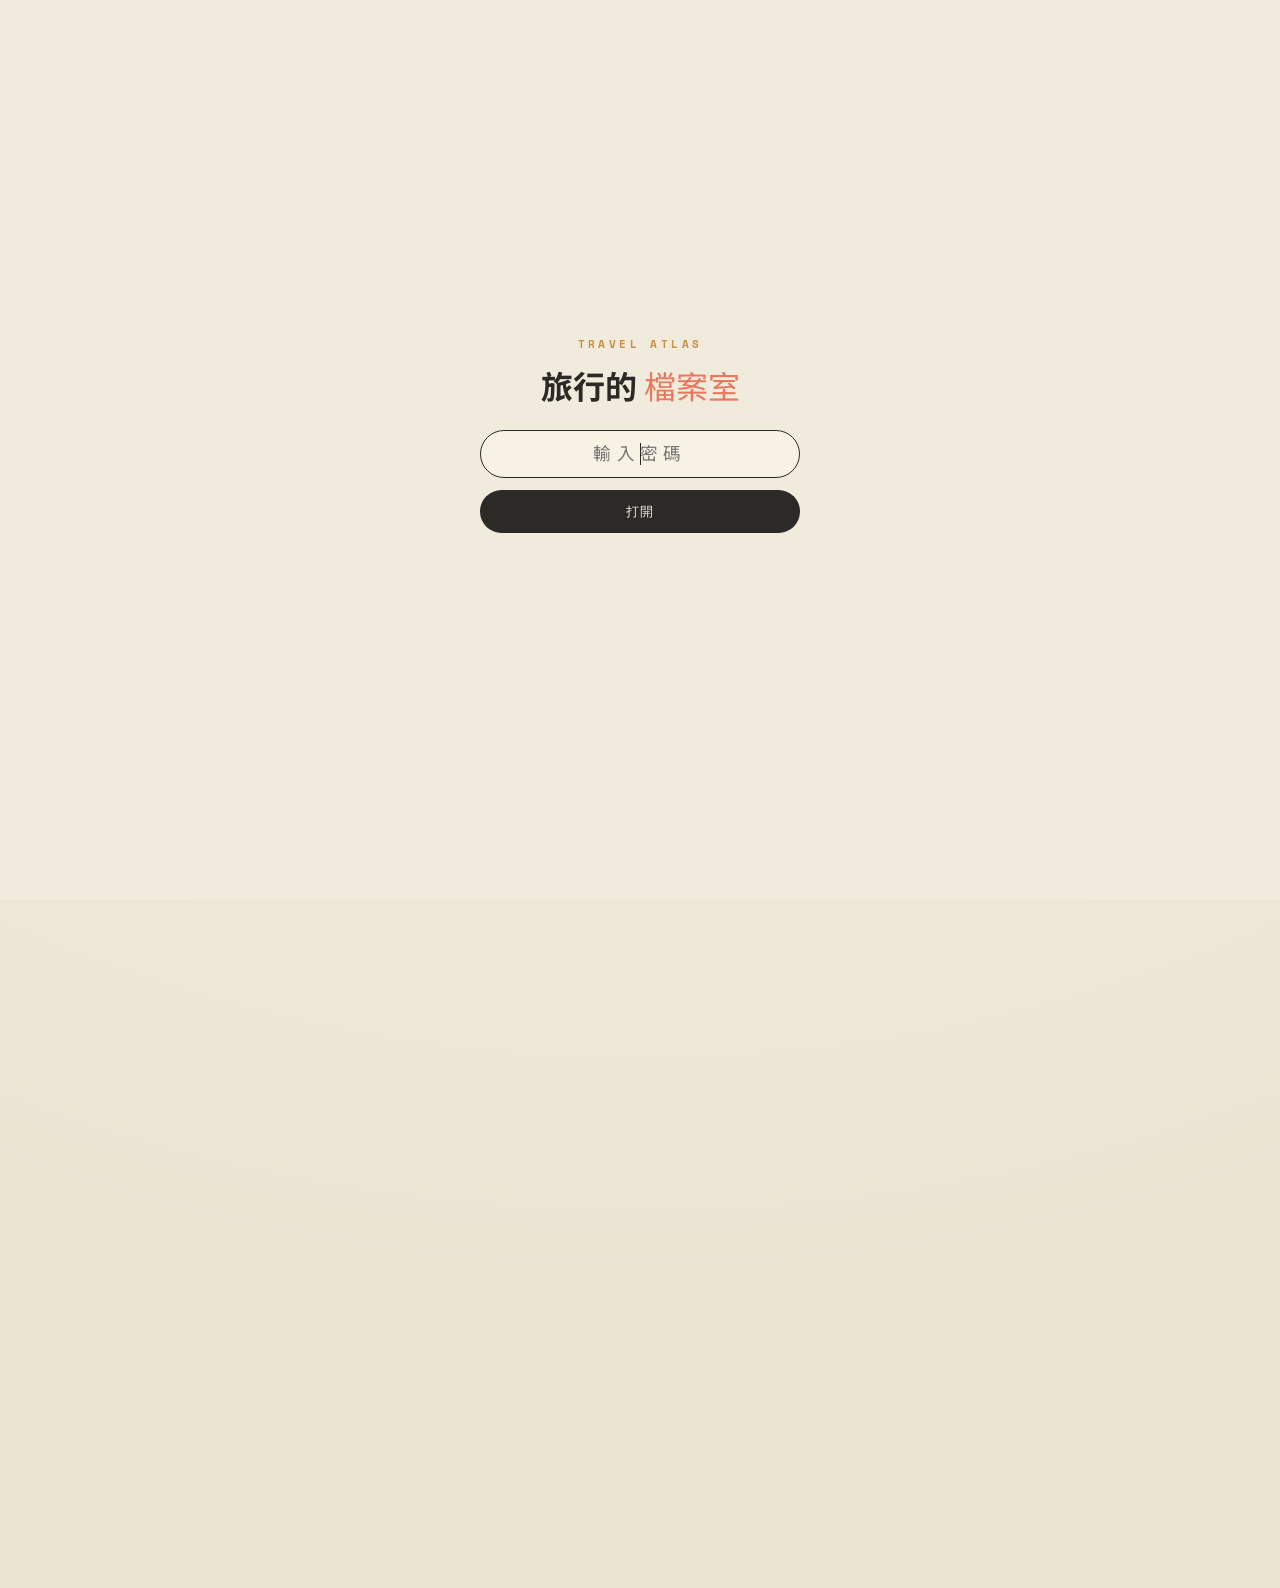
<file: index.html>
<!DOCTYPE html><html><head><meta charset="utf-8">
<meta name="robots" content="noindex,nofollow">
<meta http-equiv="refresh" content="0; url=Travel%20Atlas.html">
<title>Travel Atlas</title></head>
<body style="background:#070a12"><a href="Travel%20Atlas.html">前往 Travel Atlas →</a></body></html>
</file>
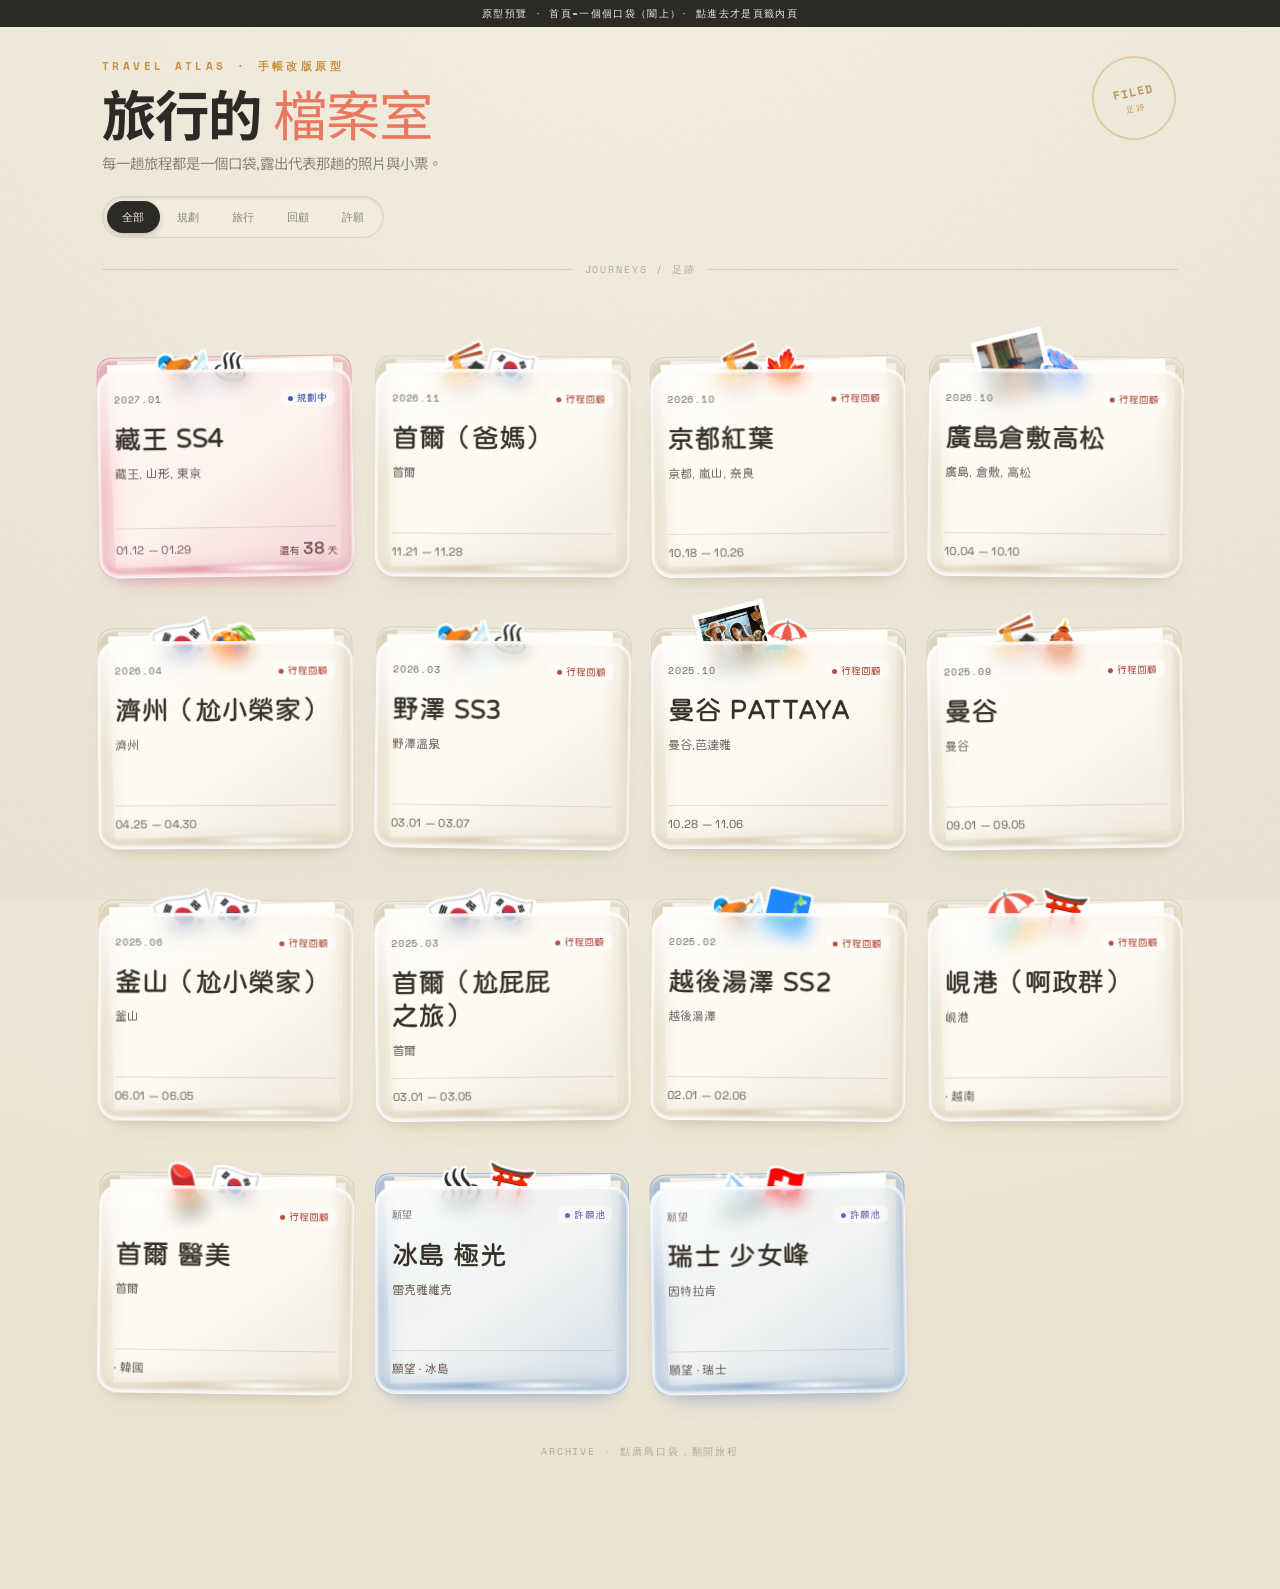
<file: proto-cards.html>
<!doctype html>
<html lang="zh-Hant">
<head>
<meta charset="utf-8">
<meta name="viewport" content="width=device-width,initial-scale=1">
<meta name="robots" content="noindex,nofollow">
<title>原型 · 口袋資料夾首頁</title>
<link rel="preconnect" href="https://fonts.googleapis.com">
<link rel="preconnect" href="https://fonts.gstatic.com" crossorigin>
<link href="https://fonts.googleapis.com/css2?family=Instrument+Serif:ital@0;1&family=Space+Grotesk:wght@400;500;600;700&family=Space+Mono:wght@400;700&family=Noto+Sans+TC:wght@400;500;700&family=Noto+Serif+TC:wght@500;600;700&display=swap" rel="stylesheet">
<style>
  /* jf open 粉圓（圓潤黑體，OFL 開源，繁中完整） */
  @font-face{ font-family:"Huninn"; src:url("assets/fonts/huninn.woff2") format("woff2"); font-display:swap; }
  :root{
    --paper:#f1ebdd; --paper2:#ece4d3; --ink:#2c2a26; --muted:#8c8372; --faint:#b3a893;
    --line:rgba(44,42,38,.13);
    --rose:#d98c93; --peri:#6f7cc9; --mustard:#c9913f; --teal:#4f9e8c; --coral:#e8795f;
  }
  *{box-sizing:border-box;margin:0;padding:0;}
  html{scroll-behavior:smooth;}
  body{background:var(--paper);
    background-image:radial-gradient(130% 90% at 50% -8%, #f8f2e4 0%, var(--paper) 44%, var(--paper2) 100%);
    color:var(--ink);font-family:"Space Grotesk","Noto Sans TC",sans-serif;-webkit-font-smoothing:antialiased;min-height:100vh;overflow-x:hidden;}
  body::before{content:"";position:fixed;inset:0;z-index:0;pointer-events:none;opacity:.4;mix-blend-mode:multiply;
    background-image:url("data:image/svg+xml,%3Csvg xmlns='http://www.w3.org/2000/svg' width='120' height='120'%3E%3Cfilter id='n'%3E%3CfeTurbulence type='fractalNoise' baseFrequency='0.8' numOctaves='2' stitchTiles='stitch'/%3E%3CfeColorMatrix type='saturate' values='0'/%3E%3C/filter%3E%3Crect width='100%25' height='100%25' filter='url(%23n)' opacity='0.3'/%3E%3C/svg%3E");}
  .wrap{position:relative;z-index:1;max-width:1120px;margin:0 auto;padding:0 18px 120px;}

  /* 刊頭 */
  header{padding:58px 4px 24px;position:relative;}
  .eyebrow{font-family:"Space Mono",monospace;font-size:.66rem;letter-spacing:.32em;text-transform:uppercase;color:var(--mustard);font-weight:700;}
  header h1{font-family:"Noto Sans TC","Space Grotesk",sans-serif;font-size:clamp(2.5rem,8.6vw,3.4rem);line-height:1.05;margin-top:10px;font-weight:700;letter-spacing:-.015em;}
  header h1 em{font-style:normal;font-weight:400;color:var(--coral);}
  .sub{margin-top:12px;font-size:.9rem;color:var(--muted);max-width:360px;line-height:1.6;}
  .hdr-stamp{position:absolute;top:56px;right:6px;width:84px;height:84px;border:2px solid rgba(201,145,63,.5);border-radius:50%;
    display:flex;flex-direction:column;align-items:center;justify-content:center;transform:rotate(-12deg);color:#a9742a;opacity:.72;
    font-family:"Space Mono",monospace;text-align:center;mix-blend-mode:multiply;}
  .hdr-stamp b{font-size:.72rem;letter-spacing:.1em;} .hdr-stamp span{font-size:.5rem;letter-spacing:.18em;margin-top:2px;}
  @media(max-width:520px){ .hdr-stamp{width:64px;height:64px;top:52px;} .hdr-stamp b{font-size:.58rem;} }
  .filters{display:inline-flex;gap:2px;margin-top:20px;max-width:100%;padding:4px;background:#f3ecdc;
    border:1px solid var(--line);border-radius:30px;box-shadow:inset 0 1px 3px rgba(60,48,30,.12);overflow-x:auto;}
  .fil{flex:0 0 auto;font-family:"Space Mono",monospace;font-size:.68rem;letter-spacing:.04em;color:var(--muted);
    background:transparent;border:none;border-radius:22px;padding:8px 15px;cursor:pointer;transition:.18s;white-space:nowrap;}
  .fil:hover{color:var(--ink);}
  .fil.on{background:var(--ink);color:var(--paper);box-shadow:0 3px 8px -3px rgba(44,42,38,.4);}
  .rule{display:flex;align-items:center;gap:12px;margin:24px 0 4px;font-family:"Space Mono",monospace;font-size:.6rem;letter-spacing:.2em;color:var(--faint);text-transform:uppercase;}
  .rule::before,.rule::after{content:"";height:1px;background:var(--line);flex:1;}

  /* 口袋格線 */
  #cards{display:grid;grid-template-columns:repeat(2,1fr);grid-auto-rows:1fr;gap:58px 16px;margin-top:18px;padding-top:46px;}
  @media(min-width:680px){ #cards{grid-template-columns:repeat(3,1fr);gap:64px 22px;} }
  @media(min-width:1000px){ #cards{grid-template-columns:repeat(4,1fr);} }

  /* 一個資料夾（四層：① 底色塊 → ② 內容照片+標籤 → ③ 前色塊 → ④ 文字） */
  .folder{position:relative;display:flex;flex-direction:column;transform:rotate(var(--rot,0deg));transition:transform .4s cubic-bezier(.2,.8,.2,1);cursor:pointer;perspective:1000px;}
  .folder:hover{transform:rotate(0) translateY(-6px);z-index:9;}
  /* hover：前片開口往上掀開（上寬下窄） */
  .folder:hover .f-front{transform:rotateX(-14deg);}

  /* ① 底色色塊（背片）：只比前片高一點點，露出開口內襯的深色薄緣 */
  .f-back{position:absolute;left:0;right:0;top:-13px;bottom:0;z-index:0;border-radius:15px 15px 18px 18px;
    border:1px solid color-mix(in srgb, var(--pk-sh), transparent 40%);
    background:linear-gradient(155deg,color-mix(in srgb,var(--pk-sh),transparent 38%),color-mix(in srgb,var(--pk),transparent 73%));
    box-shadow:inset 0 2px 3px rgba(255,255,255,.7),inset 0 -3px 6px color-mix(in srgb,var(--pk-sh),transparent 50%);}

  /* 內層文件橫向鋪滿，介於底色與物件之間。 */
  .f-papers{position:absolute;inset:0;z-index:1;pointer-events:none;}
  .folder-paper{position:absolute;left:5%;right:6%;top:-9px;bottom:13px;
    background:#fffdf8;border:1px solid rgba(163,149,121,.16);border-radius:1px;
    box-shadow:0 2px 5px -3px rgba(74,58,33,.22);transform-origin:center;
    transition:transform .42s cubic-bezier(.2,.85,.3,1.12);}
  .folder-paper.paper-back{left:7%;right:4%;top:-8px;bottom:15px;transform:rotate(1.2deg);background:#f5f0e7;}
  .folder-paper.paper-front{transform:rotate(-1.7deg);}
  .folder:hover .folder-paper.paper-back{transform:translateY(-5px) rotate(1.2deg);}
  .folder:hover .folder-paper.paper-front{transform:translateY(-8px) rotate(-1.7deg);}
  @media(prefers-reduced-motion:reduce){.folder-paper{transition:none;}}

  /* ② 內藏拍立得與輪廓貼紙；定位隨資料夾高度調整。 */
  .f-content{position:absolute;inset:0;z-index:2;pointer-events:none;}
  .pk-item{position:absolute;transform-origin:bottom center;
    transition:top .42s cubic-bezier(.2,.85,.3,1.12),left .42s cubic-bezier(.2,.85,.3,1.12),transform .42s cubic-bezier(.2,.85,.3,1.12),box-shadow .25s ease;}
  .pk-item .thumb{height:100%;background-size:cover;background-position:center;display:flex;align-items:center;justify-content:center;}
  .pk-item.i0{left:23%;top:-36px;width:72px;height:78px;transform:rotate(-14deg);z-index:1;}
  .pk-item.photo{padding:5px 5px 15px;background:#fff;border:0;border-radius:0;
    box-shadow:0 5px 10px -6px rgba(60,48,30,.4);}
  .pk-item.photo .thumb{border-radius:0;background-color:#dededb;font-size:1.8rem;}
  .pk-item.i1{left:calc(23% + 44px);top:-26px;width:52px;height:52px;transform:rotate(12deg);z-index:2;
    background:transparent;border:0;overflow:visible;box-shadow:none;}
  .pk-item.i1 .thumb{font-size:2.35rem;line-height:1;}
  /* 透明圖案先描出白色外沿，再加一層細陰影。 */
  .sticker-image{display:block;width:100%;height:100%;object-fit:contain;}
  :root{--sticker-edge:drop-shadow(2px 0 0 #fff) drop-shadow(-2px 0 0 #fff) drop-shadow(0 2px 0 #fff) drop-shadow(0 -2px 0 #fff);}
  .sticker-art{display:block;filter:var(--sticker-edge);}
  .sticker-image{filter:var(--sticker-edge);}
  .folder:hover .pk-item.i0{left:23%;top:-64px;transform:rotate(-14deg) scale(1.3);
    box-shadow:0 16px 26px -9px rgba(60,48,30,.5);}
  .folder:hover .pk-item.i1{left:48%;top:-41px;transform:rotate(12deg) scale(1.23);}
  @media(prefers-reduced-motion:reduce){.pk-item{transition:none;}}

  .pk-item.icon-sticker{background:transparent;border:0;padding:0;box-shadow:none;}
  .pk-item.icon-sticker .thumb{font-size:3rem;line-height:1;}
  .folder:hover .pk-item.icon-sticker{box-shadow:none;}

  /* 透明玻璃前片：只模糊玻璃後方物件，文字保持清晰。 */
  .f-front{position:relative;z-index:3;flex:1;min-height:192px;border-radius:20px;padding:17px 16px 16px;overflow:hidden;
    transform-origin:50% 100%;transition:transform .42s cubic-bezier(.2,.85,.3,1),box-shadow .3s;
    display:flex;flex-direction:column;color:#352f26;border:1px solid rgba(255,255,255,.78);
    -webkit-backdrop-filter:blur(9px) saturate(135%);backdrop-filter:blur(9px) saturate(135%);
    background:
      radial-gradient(ellipse at 15% 4%,rgba(255,255,255,.6),transparent 40%),
      linear-gradient(145deg,color-mix(in srgb,var(--pk),transparent 64%),color-mix(in srgb,var(--pk),transparent 78%) 50%,color-mix(in srgb,var(--pk-sh),transparent 62%));
    box-shadow:0 18px 26px -19px color-mix(in srgb,var(--pk-sh),transparent 15%),
      0 7px 14px -10px rgba(75,38,46,.3),inset 0 2px 3px rgba(255,255,255,.95),
      inset 2px 0 4px rgba(255,255,255,.6),inset -2px 0 5px color-mix(in srgb,var(--pk-sh),transparent 60%),
      inset 0 -3px 3px rgba(255,255,255,.85),inset 0 -8px 10px -5px color-mix(in srgb,var(--pk-sh),transparent 20%);}
  .f-front::before{content:"";position:absolute;inset:0;pointer-events:none;border-radius:inherit;
    background:
      radial-gradient(ellipse 48% 65% at 0% 0%,rgba(255,255,255,.46) 0%,rgba(255,255,255,.2) 36%,rgba(255,255,255,0) 75%),
      radial-gradient(ellipse 18% 60% at 100% 78%,rgba(255,255,255,.2) 0%,rgba(255,255,255,0) 85%);
    box-shadow:inset 0 0 0 2px rgba(255,255,255,.12);}
  .f-front::after{content:"";position:absolute;left:10%;right:8%;bottom:5px;height:5px;border-radius:50%;pointer-events:none;
    background:linear-gradient(90deg,transparent,color-mix(in srgb,var(--pk-sh),transparent 25%),rgba(255,255,255,.85),transparent);filter:blur(1px);}
  .f-front > *{position:relative;z-index:1;}
  @supports not ((backdrop-filter:blur(9px)) or (-webkit-backdrop-filter:blur(9px))){
    .f-front{background:color-mix(in srgb,var(--pk),transparent 15%);}
  }

  .pk-top{display:flex;align-items:center;justify-content:space-between;gap:8px;min-height:22px;margin-bottom:13px;}
  .pk-head{font-family:"Space Mono",monospace;font-size:.62rem;letter-spacing:.08em;color:#75645e;}
  .ttl{font-family:"Huninn","Noto Sans TC",sans-serif;font-size:clamp(1.25rem,2.3vw,1.65rem);line-height:1.25;font-weight:400;letter-spacing:.025em;overflow-wrap:anywhere;text-wrap:pretty;}
  .ttl-main{display:block;-webkit-text-stroke:.35px currentColor;}
  .place{font-family:"Huninn","Noto Sans TC",sans-serif;font-size:.75rem;color:#796b63;margin-top:9px;line-height:1.5;}
  .pk-foot{margin-top:auto;padding-top:18px;}
  .pk-foot-inner{display:flex;flex-wrap:wrap;align-items:center;justify-content:space-between;gap:7px 12px;border-top:1px solid rgba(86,61,52,.14);padding-top:10px;}
  .pk-date{font-family:"Space Grotesk","Noto Sans TC",sans-serif;font-size:.72rem;letter-spacing:.025em;color:#6c5b54;line-height:1.4;}
  .tag-cd{display:flex;align-items:baseline;gap:4px;font-family:"Huninn","Noto Sans TC",sans-serif;color:#80504e;white-space:nowrap;}
  .cd-label{font-size:.63rem;}
  .cd-value{font-size:.63rem;display:flex;align-items:baseline;gap:2px;}
  .cd-value strong{font-family:"Space Grotesk",sans-serif;font-size:1.06rem;font-weight:600;font-variant-numeric:tabular-nums;}
  .cd-soon{font-size:.72rem;}
  .pk-status{font-family:"Huninn","Noto Sans TC",sans-serif;font-weight:400;font-size:.61rem;letter-spacing:.025em;padding:4px 7px;border-radius:6px;background:rgba(255,255,255,.45);white-space:nowrap;}
  .pk-status .dot{display:inline-block;width:5px;height:5px;border-radius:50%;margin-right:4px;vertical-align:middle;}
  .st-visited{color:#b24e3f;} .st-planning{color:#3f5bb0;} .st-traveling{color:#2f8a76;} .st-wishlist{color:#7a5fb0;}
  .st-visited .dot{background:#b24e3f;} .st-planning .dot{background:#3f5bb0;} .st-traveling .dot{background:#2f8a76;} .st-wishlist .dot{background:#7a5fb0;}

  footer{text-align:center;padding:50px 0 10px;font-family:"Space Mono",monospace;font-size:.6rem;letter-spacing:.2em;color:var(--faint);text-transform:uppercase;}
  .note-banner{position:fixed;top:0;left:0;right:0;z-index:20;background:#2c2a26;color:#f1ebdd;text-align:center;font-family:"Space Mono",monospace;font-size:.6rem;letter-spacing:.14em;padding:6px;text-transform:uppercase;}
  .empty{grid-column:1/-1;text-align:center;color:var(--muted);padding:40px;font-family:"Huninn","Noto Sans TC",sans-serif;}
</style>
<link rel="stylesheet" href="assets/proto-detail.css?v=split-20261022-85">
<link rel="stylesheet" href="assets/proto-finance.css?v=split85">
</head>
<body>
<div class="note-banner">原型預覽 · 首頁=一個個口袋（闔上）· 點進去才是頁籤內頁</div>
<div class="wrap">
  <header>
    <div class="eyebrow">Travel Atlas · 手帳改版原型</div>
    <h1>旅行的<em> 檔案室</em></h1>
    <div class="sub">每一趟旅程都是一個口袋,露出代表那趟的照片與小票。</div>
    <div class="hdr-stamp"><b>FILED</b><span>足跡</span></div>
    <div class="filters" id="filters">
      <button class="fil on" data-f="all">全部</button>
      <button class="fil" data-f="規劃中">規劃</button>
      <button class="fil" data-f="旅行中">旅行</button>
      <button class="fil" data-f="行程回顧">回顧</button>
      <button class="fil" data-f="許願池">許願</button>
    </div>
    <div class="rule">Journeys / 足跡</div>
  </header>
  <div id="cards"></div>
  <footer>Archive · 點廣島口袋，翻開旅程</footer>
</div>

<script src="assets/trips.js?v=split-20261022-85"></script>
<script>
  const RAW = window.__TRIPS__ || [];
  const TODAY = new Date().toLocaleDateString('en-CA',{timeZone:'Asia/Taipei'});
  function computeStatus(t){ if(t.start&&t.end){ if(TODAY<t.start)return'規劃中'; if(TODAY>t.end)return'行程回顧'; return'旅行中'; } return t.status||'規劃中'; }
  const STAMP={'行程回顧':['visited','VISITED'],'規劃中':['planning','PLANNING'],'旅行中':['traveling','TRAVELING'],'許願池':['wishlist','WISHLIST']};
  // 依「狀態」分色：進行中(規劃/旅行)=紅色調提醒，已結束(回顧)=淡白灰歸檔
  // 配色參考黏土莫蘭迪色盤：乾燥玫瑰/陶土橘/暖米白/霧藍
  // 每個狀態:[亮色, 深色(同色相的暗部,不是灰)]
  const PKC={'規劃中':['#f7d2d8','#dd8ea0'],'旅行中':['#f3b89b','#d6713f'],'行程回顧':['#f6f1e6','#d2c6ac'],'許願池':['#c8daea','#86a7cb']};
  function daysUntil(d){ if(!d)return null; try{return Math.round((new Date(d+'T00:00:00')-new Date(TODAY+'T00:00:00'))/864e5);}catch(e){return null;} }
  const REP=[[/滑雪|雪季|snow|season|ski|ss\s*\d/i,'⛷️'],[/溫泉|温泉/i,'♨️'],[/樹冰/i,'❄️'],[/購物|shop/i,'🛍️'],
    [/牡蠣|廣島|oyster|蚵/,'🦪'],
    [/美食|燒肉|拉麵|烏龍|food/i,'🍜'],[/醫美/i,'💄'],[/櫻|賞花/i,'🌸'],[/濟州|jeju/i,'🍊'],
    [/芭達雅|pattaya|峴港|海|沙灘/i,'🏖️'],[/瀨戶內|宮島|嚴島|神社|島/i,'⛩️'],[/寺|廟|曼谷/i,'🛕'],
    [/紅葉|賞楓|楓/,'🍁'],[/極光|aurora/i,'🌌'],[/阿爾卑斯|少女峰|雪山|雪峰|健行/,'🏔️']];
  const CEMO={'日本':'🗾','韓國':'🇰🇷','泰國':'🛕','越南':'🌴','冰島':'🇮🇸','瑞士':'🇨🇭'};
  function repObjects(t){ const hay=((t.tags||[]).join(' ')+' '+(t._title||'')+' '+(t.place||'')).toLowerCase();
    const out=[]; for(const [re,em] of REP){ if(out.length>=2)break; if(re.test(hay)&&!out.includes(em))out.push(em); }
    if(out.length<2){ const c=CEMO[t.country]; if(c&&!out.includes(c))out.push(c); } if(!out.length)out.push(t.flag||'📁'); return out.slice(0,2); }

  // ── 展示用假資料（看旅行中/許願池的資料夾顏色，正式套用時刪掉這段）──
  const DEMO=[
    {name:'2026-10 日本 京都紅葉', status:'旅行中', country:'日本', flag:'🇯🇵', place:'京都, 嵐山, 奈良', start:'2026-10-18', end:'2026-10-26', tags:['紅葉','美食'], days:9, people:2, year:'2026.10'},
    {name:'冰島 極光', status:'許願池', country:'冰島', flag:'🇮🇸', place:'雷克雅維克', start:'', end:'', tags:['極光','溫泉'], people:2, year:'願望'},
    {name:'瑞士 少女峰', status:'許願池', country:'瑞士', flag:'🇨🇭', place:'因特拉肯', start:'', end:'', tags:['少女峰','健行'], people:3, year:'願望'},
  ];
  const trips = RAW.concat(DEMO).map(t=>({...t, _status:computeStatus(t),
    _title:(t.name||'').replace(/^\d{4}-\d{2}\s+\S+\s+/,'').trim().replace(/\s*Snow\s+Season\s*(\d+)\b/gi,' SS$1')||t.name }))
    .sort((a,b)=> (b.start||'').localeCompare(a.start||''));

  function stickerMarkup(icon){
    const images={
      '🦪':'assets/stickers/oyster-puffy-pink-v3.png',
      '🍊':'assets/stickers/jeju-mandarin-orange-v2.png'
    };
    return images[icon]
      ? `<img class="sticker-image" src="${images[icon]}" alt="" draggable="false">`
      : `<span class="sticker-art">${icon}</span>`;
  }

  document.getElementById('cards').innerHTML = (trips.map((t,i)=>{
    const rot=((i*53)%7-3)/3.6;
    const [pk,pkSh]=PKC[t._status]||['#e7d8b6','#c0ad84'];
    const [sc,sl]=STAMP[t._status]||['planning','PLANNING'];
    const cd=(t._status==='規劃中'&&t.start)?daysUntil(t.start):null;
    const reps=repObjects(t);
    if(/濟州|jeju/i.test(t._title)) {
      const orangeIndex = reps.indexOf('🍊');
      const flagIndex = reps.indexOf('🇰🇷');
      if(orangeIndex >= 0 && flagIndex >= 0) {
        [reps[orangeIndex],reps[flagIndex]]=[reps[flagIndex],reps[orangeIndex]];
      }
    }
    if(/曼谷.*PATTAYA/i.test(t._title)) {
      const templeIndex = reps.findIndex(icon=>icon==='⛩️'||icon==='🛕');
      if(templeIndex >= 0) reps[templeIndex] = '🛺';
    }
    if(/廣島.*倉敷.*高松/.test(t._title)) {
      const shoppingIndex = reps.indexOf('🛍️');
      if(shoppingIndex >= 0) reps[shoppingIndex] = '🦪';
    }
    const cardPhoto=/廣島.*倉敷.*高松/.test(t._title)
      ? 'assets/images/廣島/recap/f_DSC05579.jpg' : t.recap&&t.recap.cover;
    const hasPhoto=t._status==='行程回顧'&&cardPhoto;
    const i0=hasPhoto?`<div class="thumb" style="background-image:url('${encodeURI(cardPhoto)}')"></div>`
                     :`<div class="thumb">${stickerMarkup(reps[0]||'📁')}</div>`;
    const i1=`<div class="thumb">${stickerMarkup(hasPhoto?(reps[0]||'✦'):(reps[1]||reps[0]||'✦'))}</div>`;
    const dateTxt = t.start&&t.end ? `${t.start.slice(5).replace('-','.')} — ${t.end.slice(5).replace('-','.')}${t.start.slice(0,4)!==t.end.slice(0,4)?' · '+t.end.slice(0,4):''}`
                   : (t.year||'') + (t.country?' · '+t.country:'');
    return `<article class="folder" data-status="${t._status}" style="--rot:${rot}deg;--pk:${pk};--pk-sh:${pkSh}">
      <div class="f-back"></div>
      <div class="f-papers" aria-hidden="true"><div class="folder-paper paper-back"></div><div class="folder-paper paper-front"></div></div>
      <div class="f-content" aria-hidden="true"><div class="pk-item i0 ${hasPhoto?'photo':'icon-sticker'}">${i0}</div><div class="pk-item i1">${i1}</div></div>
      <div class="f-front">
        <div class="pk-top"><div class="pk-head">${t.year||''}</div>
          <div class="pk-status st-${sc}"><span class="dot"></span>${t._status}</div></div>
        <h2 class="ttl"><span class="ttl-main">${t._title}</span></h2>
        <div class="place">${t.place||''}</div>
        <div class="pk-foot"><div class="pk-foot-inner">
          <div class="pk-date">${dateTxt}</div>
          ${cd!=null&&cd>=0?`<div class="tag-cd">${cd<=1?`<span class="cd-label">準備啟程</span><span class="cd-soon">${cd===0?'今天出發':'明天出發'}</span>`:`<span class="cd-label">還有</span><span class="cd-value"><strong>${cd}</strong>天</span>`}</div>`:''}
        </div></div>
      </div>
    </article>`;
  }).join('')) || `<div class="empty">沒有符合的旅程</div>`;

  const folders=[...document.querySelectorAll('.folder')];
  document.getElementById('filters').addEventListener('click',e=>{ const b=e.target.closest('.fil'); if(!b)return;
    document.querySelectorAll('.fil').forEach(x=>x.classList.remove('on')); b.classList.add('on');
    const f=b.dataset.f; folders.forEach(d=>{ d.style.display=(f==='all'||d.dataset.status===f)?'':'none'; }); });
</script>
<script src="assets/proto-detail.js?v=split-20261022-85"></script>
<script src="assets/proto-finance.js?v=split85"></script>
</body>
</html>
</file>
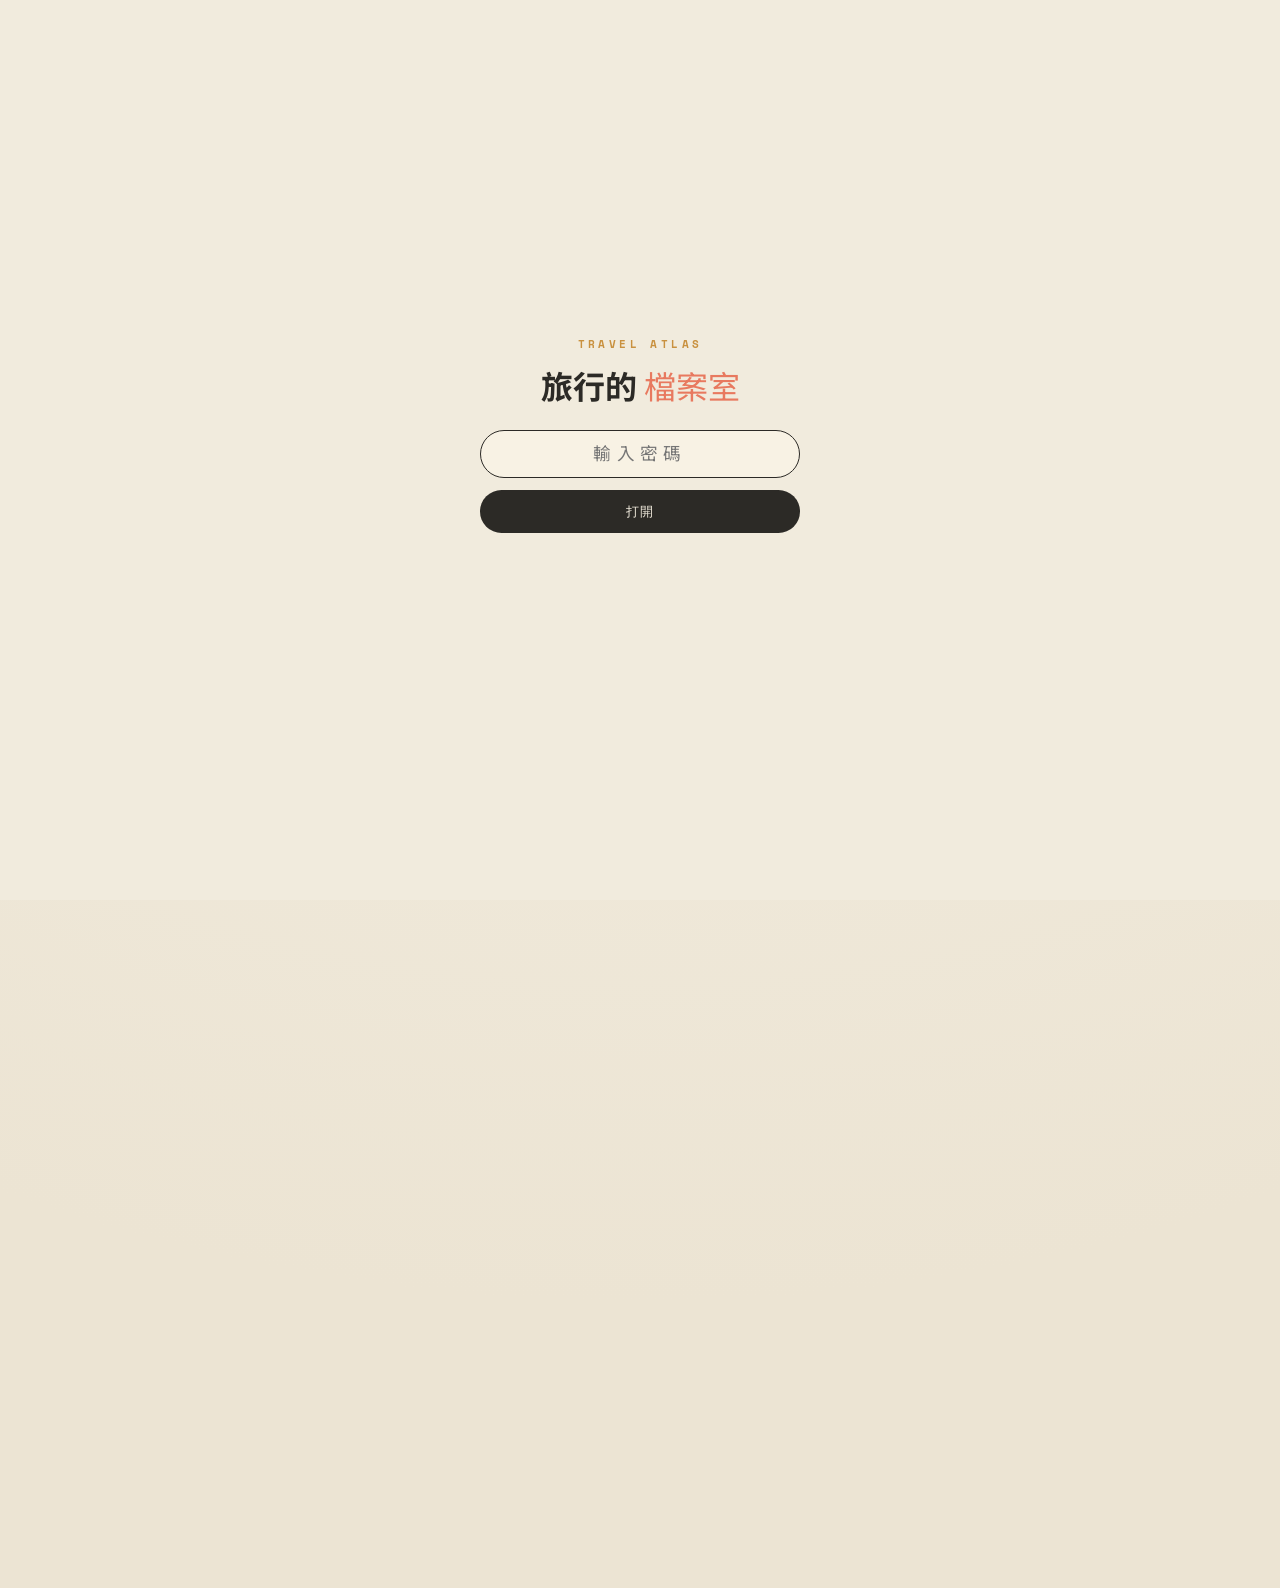
<file: Travel Atlas.html>
<!doctype html>
<html lang="zh-Hant">
<head>
<meta charset="utf-8">
<meta name="viewport" content="width=device-width,initial-scale=1">
<meta name="robots" content="noindex,nofollow">
<script src="assets/gate.js"></script>
<title>原型 · 口袋資料夾首頁</title>
<link rel="preconnect" href="https://fonts.googleapis.com">
<link rel="preconnect" href="https://fonts.gstatic.com" crossorigin>
<link href="https://fonts.googleapis.com/css2?family=Instrument+Serif:ital@0;1&family=Space+Grotesk:wght@400;500;600;700&family=Space+Mono:wght@400;700&family=Noto+Sans+TC:wght@400;500;700&family=Noto+Serif+TC:wght@500;600;700&display=swap" rel="stylesheet">
<style>
  /* jf open 粉圓（圓潤黑體，OFL 開源，繁中完整） */
  @font-face{ font-family:"Huninn"; src:url("assets/fonts/huninn.woff2") format("woff2"); font-display:swap; }
  :root{
    --paper:#f1ebdd; --paper2:#ece4d3; --ink:#2c2a26; --muted:#8c8372; --faint:#b3a893;
    --line:rgba(44,42,38,.13);
    --rose:#d98c93; --peri:#6f7cc9; --mustard:#c9913f; --teal:#4f9e8c; --coral:#e8795f;
  }
  *{box-sizing:border-box;margin:0;padding:0;}
  html{scroll-behavior:smooth;}
  body{background:var(--paper);
    background-image:radial-gradient(130% 90% at 50% -8%, #f8f2e4 0%, var(--paper) 44%, var(--paper2) 100%);
    color:var(--ink);font-family:"Space Grotesk","Noto Sans TC",sans-serif;-webkit-font-smoothing:antialiased;min-height:100vh;overflow-x:hidden;}
  body::before{content:"";position:fixed;inset:0;z-index:0;pointer-events:none;opacity:.4;mix-blend-mode:multiply;
    background-image:url("data:image/svg+xml,%3Csvg xmlns='http://www.w3.org/2000/svg' width='120' height='120'%3E%3Cfilter id='n'%3E%3CfeTurbulence type='fractalNoise' baseFrequency='0.8' numOctaves='2' stitchTiles='stitch'/%3E%3CfeColorMatrix type='saturate' values='0'/%3E%3C/filter%3E%3Crect width='100%25' height='100%25' filter='url(%23n)' opacity='0.3'/%3E%3C/svg%3E");}
  .wrap{position:relative;z-index:1;max-width:1120px;margin:0 auto;padding:0 18px 120px;}

  /* 刊頭 */
  header{padding:58px 4px 24px;position:relative;}
  .eyebrow{font-family:"Space Mono",monospace;font-size:.66rem;letter-spacing:.32em;text-transform:uppercase;color:var(--mustard);font-weight:700;}
  header h1{font-family:"Noto Sans TC","Space Grotesk",sans-serif;font-size:clamp(2.5rem,8.6vw,3.4rem);line-height:1.05;margin-top:10px;font-weight:700;letter-spacing:-.015em;}
  header h1 em{font-style:normal;font-weight:400;color:var(--coral);}
  .sub{margin-top:12px;font-size:.9rem;color:var(--muted);max-width:360px;line-height:1.6;}
  .filters{display:inline-flex;gap:2px;margin-top:20px;max-width:100%;padding:4px;background:#f3ecdc;
    border:1px solid var(--line);border-radius:30px;box-shadow:inset 0 1px 3px rgba(60,48,30,.12);overflow-x:auto;}
  .fil{flex:0 0 auto;font-family:"Space Mono",monospace;font-size:.68rem;letter-spacing:.04em;color:var(--muted);
    background:transparent;border:none;border-radius:22px;padding:8px 15px;cursor:pointer;transition:.18s;white-space:nowrap;}
  .fil:hover{color:var(--ink);}
  .fil.on{background:var(--ink);color:var(--paper);box-shadow:0 3px 8px -3px rgba(44,42,38,.4);}
  .rule{display:flex;align-items:center;gap:12px;margin:24px 0 4px;font-family:"Space Mono",monospace;font-size:.6rem;letter-spacing:.2em;color:var(--faint);text-transform:uppercase;}
  .rule::before,.rule::after{content:"";height:1px;background:var(--line);flex:1;}

  /* 口袋格線 */
  #cards{display:grid;grid-template-columns:repeat(2,1fr);grid-auto-rows:1fr;gap:64px 16px;margin-top:18px;padding-top:58px;}
  @media(min-width:680px){ #cards{grid-template-columns:repeat(3,1fr);gap:64px 22px;} }
  @media(min-width:1000px){ #cards{grid-template-columns:repeat(4,1fr);} }

  /* 一個資料夾（四層：① 底色塊 → ② 內容照片+標籤 → ③ 前色塊 → ④ 文字） */
  .folder{position:relative;display:flex;flex-direction:column;transform:rotate(var(--rot,0deg));transition:transform .4s cubic-bezier(.2,.8,.2,1);cursor:pointer;perspective:1000px;}
  .folder:hover{transform:rotate(0) translateY(-6px);z-index:9;}
  /* hover：前片開口往上掀開（上寬下窄） */
  .folder:hover .f-front{transform:rotateX(-14deg);}

  /* ① 底色色塊（背片）：只比前片高一點點，露出開口內襯的深色薄緣 */
  .f-back{position:absolute;left:0;right:0;top:-13px;bottom:0;z-index:0;border-radius:15px 15px 18px 18px;
    border:1px solid color-mix(in srgb, var(--pk-sh), transparent 40%);
    background:linear-gradient(155deg,color-mix(in srgb,var(--pk-sh),transparent 38%),color-mix(in srgb,var(--pk),transparent 73%));
    box-shadow:inset 0 2px 3px rgba(255,255,255,.7),inset 0 -3px 6px color-mix(in srgb,var(--pk-sh),transparent 50%);}

  /* 內層文件橫向鋪滿，介於底色與物件之間。 */
  .f-papers{position:absolute;inset:0;z-index:1;pointer-events:none;}
  .folder-paper{position:absolute;left:5%;right:6%;top:-9px;bottom:13px;
    background:#fffdf8;border:1px solid rgba(163,149,121,.16);border-radius:1px;
    box-shadow:0 2px 5px -3px rgba(74,58,33,.22);transform-origin:center;
    transition:transform .42s cubic-bezier(.2,.85,.3,1.12);}
  .folder-paper.paper-back{left:7%;right:4%;top:-8px;bottom:15px;transform:rotate(1.2deg);background:#f5f0e7;}
  .folder-paper.paper-front{transform:rotate(-1.7deg);}
  .folder:hover .folder-paper.paper-back{transform:translateY(-5px) rotate(1.2deg);}
  .folder:hover .folder-paper.paper-front{transform:translateY(-8px) rotate(-1.7deg);}
  @media(prefers-reduced-motion:reduce){.folder-paper{transition:none;}}

  /* ② 內藏拍立得與輪廓貼紙；定位隨資料夾高度調整。 */
  .f-content{position:absolute;inset:0;z-index:2;pointer-events:none;}
  .pk-item{position:absolute;transform-origin:bottom center;
    transition:top .42s cubic-bezier(.2,.85,.3,1.12),left .42s cubic-bezier(.2,.85,.3,1.12),transform .42s cubic-bezier(.2,.85,.3,1.12),box-shadow .25s ease;}
  .pk-item .thumb{height:100%;background-size:cover;background-position:center;display:flex;align-items:center;justify-content:center;}
  .pk-item.i0{left:23%;top:-50px;width:78px;height:84px;transform:rotate(var(--i0rot,-14deg));z-index:1;}
  .pk-item.photo{padding:5px 5px 15px;background:#fff;border:0;border-radius:0;
    box-shadow:0 5px 10px -6px rgba(60,48,30,.4);}
  .pk-item.photo .thumb{border-radius:0;background-color:#dededb;font-size:1.8rem;}
  .pk-item.i1{left:calc(23% + 46px);top:-40px;width:56px;height:56px;transform:rotate(var(--i1rot,12deg));z-index:2;
    background:transparent;border:0;overflow:visible;box-shadow:none;}
  .pk-item.i1 .thumb{font-size:2.35rem;line-height:1;}
  /* 透明圖案先描出白色外沿，再加一層細陰影。 */
  .sticker-image{display:block;width:100%;height:100%;object-fit:contain;}
  :root{--sticker-edge:drop-shadow(2px 0 0 #fff) drop-shadow(-2px 0 0 #fff) drop-shadow(0 2px 0 #fff) drop-shadow(0 -2px 0 #fff);}
  .sticker-art{display:block;filter:var(--sticker-edge);}
  .sticker-image{filter:var(--sticker-edge);}
  .folder:hover .pk-item.i0{left:23%;top:-76px;transform:rotate(var(--i0rot,-14deg)) scale(1.3);
    box-shadow:0 16px 26px -9px rgba(60,48,30,.5);}
  .folder:hover .pk-item.i1{left:48%;top:-58px;transform:rotate(var(--i1rot,12deg)) scale(1.23);}
  @media(prefers-reduced-motion:reduce){.pk-item{transition:none;}}

  .pk-item.icon-sticker{background:transparent;border:0;padding:0;box-shadow:none;}
  .pk-item.icon-sticker .thumb{font-size:3rem;line-height:1;}
  .folder:hover .pk-item.icon-sticker{box-shadow:none;}

  /* 小動態：規劃中 / 旅行中 的 icon 貼紙輕輕晃動＋放大呼吸（兩顆錯開更自然） */
  @keyframes stickerWobble{0%,100%{transform:rotate(-3deg) scale(1);}50%{transform:rotate(3deg) scale(1.08);}}
  .folder[data-status="規劃中"] .pk-item .thumb,
  .folder[data-status="旅行中"] .pk-item .thumb{
    transform-origin:50% 88%;animation:stickerWobble 2.4s ease-in-out infinite;}
  .folder[data-status="規劃中"] .pk-item.i1 .thumb,
  .folder[data-status="旅行中"] .pk-item.i1 .thumb{animation-duration:2.9s;animation-delay:-.7s;}
  @media(prefers-reduced-motion:reduce){
    .folder[data-status="規劃中"] .pk-item .thumb,
    .folder[data-status="旅行中"] .pk-item .thumb{animation:none;}}

  /* 透明玻璃前片：只模糊玻璃後方物件，文字保持清晰。 */
  .f-front{position:relative;z-index:3;flex:1;min-height:192px;border-radius:20px;padding:17px 16px 16px;overflow:hidden;
    transform-origin:50% 100%;transition:transform .42s cubic-bezier(.2,.85,.3,1),box-shadow .3s;
    display:flex;flex-direction:column;color:#352f26;border:1px solid rgba(255,255,255,.78);
    -webkit-backdrop-filter:blur(9px) saturate(135%);backdrop-filter:blur(9px) saturate(135%);
    background:
      radial-gradient(ellipse at 15% 4%,rgba(255,255,255,.6),transparent 40%),
      linear-gradient(145deg,color-mix(in srgb,var(--pk),transparent 64%),color-mix(in srgb,var(--pk),transparent 78%) 50%,color-mix(in srgb,var(--pk-sh),transparent 62%));
    box-shadow:0 18px 26px -19px color-mix(in srgb,var(--pk-sh),transparent 15%),
      0 7px 14px -10px rgba(75,38,46,.3),inset 0 2px 3px rgba(255,255,255,.95),
      inset 2px 0 4px rgba(255,255,255,.6),inset -2px 0 5px color-mix(in srgb,var(--pk-sh),transparent 60%),
      inset 0 -3px 3px rgba(255,255,255,.85),inset 0 -8px 10px -5px color-mix(in srgb,var(--pk-sh),transparent 20%);}
  .f-front::before{content:"";position:absolute;inset:0;pointer-events:none;border-radius:inherit;
    background:
      radial-gradient(ellipse 48% 65% at 0% 0%,rgba(255,255,255,.46) 0%,rgba(255,255,255,.2) 36%,rgba(255,255,255,0) 75%),
      radial-gradient(ellipse 18% 60% at 100% 78%,rgba(255,255,255,.2) 0%,rgba(255,255,255,0) 85%);
    box-shadow:inset 0 0 0 2px rgba(255,255,255,.12);}
  .f-front::after{content:"";position:absolute;left:10%;right:8%;bottom:5px;height:5px;border-radius:50%;pointer-events:none;
    background:linear-gradient(90deg,transparent,color-mix(in srgb,var(--pk-sh),transparent 25%),rgba(255,255,255,.85),transparent);filter:blur(1px);}
  .f-front > *{position:relative;z-index:1;}
  @supports not ((backdrop-filter:blur(9px)) or (-webkit-backdrop-filter:blur(9px))){
    .f-front{background:color-mix(in srgb,var(--pk),transparent 15%);}
  }

  .pk-top{display:flex;align-items:center;justify-content:space-between;gap:8px;min-height:22px;margin-bottom:13px;}
  .pk-head{font-family:"Space Mono",monospace;font-size:.62rem;letter-spacing:.08em;color:#75645e;}
  .ttl{font-family:"Huninn","Noto Sans TC",sans-serif;font-size:clamp(1.25rem,2.3vw,1.65rem);line-height:1.25;font-weight:400;letter-spacing:.025em;overflow-wrap:anywhere;text-wrap:pretty;}
  .ttl-main{display:block;-webkit-text-stroke:.35px currentColor;}
  .place{font-family:"Huninn","Noto Sans TC",sans-serif;font-size:.75rem;color:#796b63;margin-top:9px;line-height:1.5;}
  .pk-foot{margin-top:auto;padding-top:18px;}
  .pk-foot-inner{display:flex;flex-wrap:wrap;align-items:center;justify-content:space-between;gap:7px 12px;border-top:1px solid rgba(86,61,52,.14);padding-top:10px;}
  .pk-date{font-family:"Space Grotesk","Noto Sans TC",sans-serif;font-size:.72rem;letter-spacing:.025em;color:#6c5b54;line-height:1.4;}
  .tag-cd{display:flex;align-items:baseline;gap:4px;font-family:"Huninn","Noto Sans TC",sans-serif;color:#80504e;white-space:nowrap;}
  .cd-label{font-size:.63rem;}
  .cd-value{font-size:.63rem;display:flex;align-items:baseline;gap:2px;}
  .cd-value strong{font-family:"Space Grotesk",sans-serif;font-size:1.06rem;font-weight:600;font-variant-numeric:tabular-nums;}
  .cd-soon{font-size:.72rem;}
  .pk-status{font-family:"Huninn","Noto Sans TC",sans-serif;font-weight:400;font-size:.61rem;letter-spacing:.025em;padding:4px 7px;border-radius:6px;background:rgba(255,255,255,.45);white-space:nowrap;}
  .pk-status .dot{display:inline-block;width:5px;height:5px;border-radius:50%;margin-right:4px;vertical-align:middle;}
  .st-visited{color:#b24e3f;} .st-planning{color:#3f5bb0;} .st-traveling{color:#2f8a76;} .st-wishlist{color:#7a5fb0;}
  .st-visited .dot{background:#b24e3f;} .st-planning .dot{background:#3f5bb0;} .st-traveling .dot{background:#2f8a76;} .st-wishlist .dot{background:#7a5fb0;}

  footer{text-align:center;padding:50px 0 10px;font-family:"Space Mono",monospace;font-size:.6rem;letter-spacing:.2em;color:var(--faint);text-transform:uppercase;}
  .note-banner{position:fixed;top:0;left:0;right:0;z-index:20;background:#2c2a26;color:#f1ebdd;text-align:center;font-family:"Space Mono",monospace;font-size:.6rem;letter-spacing:.14em;padding:6px;text-transform:uppercase;}
  .empty{grid-column:1/-1;text-align:center;color:var(--muted);padding:40px;font-family:"Huninn","Noto Sans TC",sans-serif;}

  /* Hero：左標題 / 右地球 */
  /* 桌面：左欄＝標題＋tab，右欄＝地球（跨兩列、垂直置中） */
  .hero{display:grid;grid-template-columns:1.04fr .96fr;column-gap:34px;row-gap:18px;align-items:center;
    grid-template-areas:"text globe" "filt globe";}
  .hero-text{grid-area:text;align-self:end;min-width:0;}
  .filters{grid-area:filt;align-self:start;justify-self:start;}
  .hero-globe{grid-area:globe;align-self:center;min-width:0;}
  /* 平板/手機 RWD：標題 → 地球 → tab（tab 落在地球下方），置中、留白舒適 */
  @media(max-width:780px){
    header{padding-top:52px;}
    .hero{grid-template-columns:1fr;grid-template-areas:"text" "globe" "filt";
      row-gap:34px;justify-items:center;text-align:center;}
    .hero-text{align-self:auto;}
    .hero-text .sub{margin:16px auto 0;}
    .filters{align-self:auto;justify-self:center;}
    .hero-globe{width:100%;padding:6px 0;}
    .globe-hero{max-width:400px;}
    .rule{margin:38px 0 6px;}
  }
  /* 手機：放寬留白、建立節奏（標題→地球→tab→卡片都有呼吸空間） */
  @media(max-width:520px){
    header{padding:72px 2px 22px;}
    .eyebrow{font-size:.62rem;}
    header h1{font-size:clamp(2.2rem,10.5vw,2.95rem);}
    .hero{row-gap:30px;}
    .hero-text .sub{margin-top:18px;max-width:290px;}
    .globe-hero{max-width:min(82vw,320px);}
    .globe-cap{font-size:.5rem;letter-spacing:.16em;bottom:-16px;}
    .filters{margin-top:8px;}
    .pill{font-size:.54rem;padding:2px 7px;gap:4px;}
    .pill .pdot{width:4px;height:4px;}
    .rule{margin:40px 0 6px;}
    #cards{margin-top:16px;padding-top:56px;gap:66px 14px;}
  }

  /* 正交投影 SVG 灰色地球（瓷感暖灰 + 浮動地名膠囊 + 黃色出發→抵達航線） */
  .globe-hero{position:relative;width:100%;max-width:440px;aspect-ratio:1/1;margin:0 auto;}
  .globe-svg{width:100%;height:100%;display:block;overflow:visible;touch-action:none;cursor:grab;
    filter:drop-shadow(0 14px 24px rgba(74,58,33,.14));}
  .globe-svg:active{cursor:grabbing;}
  .globe-svg .g-land{fill:rgba(132,121,100,.22);stroke:rgba(108,97,78,.42);stroke-width:.14;stroke-linejoin:round;}
  .globe-svg .g-visited{fill:rgba(247,190,199,.6);stroke:rgba(231,158,172,.6);stroke-width:.18;stroke-linejoin:round;
    filter:drop-shadow(0 0 1px rgba(250,185,198,.75));}
  .globe-svg .g-wish{fill:rgba(160,200,243,.58);stroke:rgba(126,174,228,.7);stroke-width:.3;stroke-linejoin:round;
    filter:drop-shadow(0 0 1.4px rgba(150,192,240,.85));}
  /* 閃亮光點：去過＝亮粉、願望＝亮藍 */
  .globe-svg .g-shine{fill:#fff4f3;filter:drop-shadow(0 0 1.7px rgba(246,150,170,.95));animation:twinkle 2.6s ease-in-out infinite;}
  .globe-svg .g-wmark{fill:#e4f1ff;filter:drop-shadow(0 0 1.9px rgba(96,160,232,.98));animation:twinkle 2.9s ease-in-out infinite;}
  @keyframes twinkle{0%,100%{opacity:.45;}50%{opacity:1;}}
  @media(prefers-reduced-motion:reduce){.globe-svg .g-shine,.globe-svg .g-wmark{animation:none;opacity:.9;}}
  .globe-svg .g-sphere-ring{fill:none;stroke:rgba(108,97,78,.26);stroke-width:.3;}
  .globe-svg .g-route{fill:none;stroke:#e0bd34;stroke-width:.5;stroke-dasharray:1.2 1.2;stroke-linecap:round;
    filter:drop-shadow(0 0 1px rgba(224,189,52,.7));animation:dash 1.6s linear infinite;}
  @keyframes dash{to{stroke-dashoffset:-4.8;}}
  .globe-svg .g-end{fill:#e8c531;stroke:#fffdf4;stroke-width:.3;filter:drop-shadow(0 0 1.6px rgba(224,189,52,.9));}
  .globe-svg .g-dot{opacity:.9;}
  .pills{position:absolute;inset:0;pointer-events:none;}
  .pill{position:absolute;display:inline-flex;align-items:center;gap:5px;transform:translate(-50%,-50%);
    background:#fbfaf6;border:1px solid rgba(60,48,30,.12);border-radius:20px;padding:3px 9px;
    font-family:"Space Mono","Noto Sans TC",monospace;font-size:.6rem;letter-spacing:.02em;color:#4a4335;
    box-shadow:0 2px 7px -2px rgba(60,48,30,.3);white-space:nowrap;transition:opacity .25s;}
  .pill .pdot{width:5px;height:5px;border-radius:50%;background:var(--pc,#c9913f);flex:0 0 auto;}
  .pill.wish{border-style:dashed;color:#6b6250;}
  .pill.hi{background:#2c2a26;color:#f6efdf;border-color:#2c2a26;box-shadow:0 3px 10px -3px rgba(44,42,38,.5);}
  .globe-cap{position:absolute;left:50%;bottom:-10px;transform:translateX(-50%);z-index:2;pointer-events:none;
    font-family:"Space Mono",monospace;font-size:.56rem;letter-spacing:.22em;color:var(--faint);
    text-transform:uppercase;white-space:nowrap;}
</style>
<link rel="stylesheet" href="assets/proto-detail.css?v=1795537250">
<link rel="stylesheet" href="assets/proto-finance.css?v=1795534245">
</head>
<body>
<div class="note-banner">原型預覽 · 首頁=一個個口袋（闔上）· 點進去才是頁籤內頁</div>
<div class="wrap">
  <header>
    <div class="hero">
      <div class="hero-text">
        <div class="eyebrow">Travel Atlas · 手帳改版原型</div>
        <h1>旅行的<em> 檔案室</em></h1>
        <div class="sub">每一趟旅程都是一個口袋,露出代表那趟的照片與小票。</div>
      </div>
      <div class="filters" id="filters">
        <button class="fil on" data-f="all">全部</button>
        <button class="fil" data-f="規劃中">規劃</button>
        <button class="fil" data-f="旅行中">旅行</button>
        <button class="fil" data-f="行程回顧">回顧</button>
        <button class="fil" data-f="許願池">許願</button>
      </div>
      <div class="hero-globe">
        <div class="globe-hero">
          <svg class="globe-svg" id="globeSvg" viewBox="0 0 100 100" preserveAspectRatio="xMidYMid meet" aria-hidden="true"></svg>
          <div class="pills" id="pills"></div>
          <div class="globe-cap" id="globeCap"></div>
        </div>
      </div>
    </div>
    <div class="rule">Journeys / 足跡</div>
  </header>
  <div id="cards"></div>
  <footer>Archive · 點廣島口袋，翻開旅程</footer>
</div>

<script src="assets/trips.js?v=1795536299"></script>
<script>
  const RAW = window.__TRIPS__ || [];
  const TODAY = new Date().toLocaleDateString('en-CA',{timeZone:'Asia/Taipei'});
  function computeStatus(t){ if(t.start&&t.end){ if(TODAY<t.start)return'規劃中'; if(TODAY>t.end)return'行程回顧'; return'旅行中'; } return t.status||'規劃中'; }
  const STAMP={'行程回顧':['visited','VISITED'],'規劃中':['planning','PLANNING'],'旅行中':['traveling','TRAVELING'],'許願池':['wishlist','WISHLIST']};
  // 依「狀態」分色：進行中(規劃/旅行)=紅色調提醒，已結束(回顧)=淡白灰歸檔
  // 配色參考黏土莫蘭迪色盤：乾燥玫瑰/陶土橘/暖米白/霧藍
  // 每個狀態:[亮色, 深色(同色相的暗部,不是灰)]
  const PKC={'規劃中':['#f7d2d8','#dd8ea0'],'旅行中':['#f3b89b','#d6713f'],'行程回顧':['#f6f1e6','#d2c6ac'],'許願池':['#c8daea','#86a7cb']};
  function daysUntil(d){ if(!d)return null; try{return Math.round((new Date(d+'T00:00:00')-new Date(TODAY+'T00:00:00'))/864e5);}catch(e){return null;} }
  const REP=[[/滑雪|雪季|snow|season|ski|ss\s*\d/i,'🏂'],[/溫泉|温泉/i,'♨️'],[/樹冰/i,'❄️'],[/購物|shop/i,'🛍️'],
    [/牡蠣|廣島|oyster|蚵/,'🦪'],
    [/美食|燒肉|拉麵|烏龍|food/i,'🍜'],[/醫美/i,'💄'],[/櫻|賞花/i,'🌸'],[/濟州|jeju/i,'🍊'],
    [/芭達雅|pattaya|峴港|海|沙灘/i,'🏖️'],[/瀨戶內|宮島|嚴島|神社|島/i,'⛩️'],[/寺|廟|曼谷/i,'🛕'],
    [/紅葉|賞楓|楓/,'🍁'],[/極光|aurora/i,'🌌'],[/阿爾卑斯|少女峰|雪山|雪峰|健行/,'🏔️']];
  const CEMO={'日本':'🗾','韓國':'🇰🇷','泰國':'🛕','越南':'🌴','冰島':'🇮🇸','瑞士':'🇨🇭'};
  function repObjects(t){ const hay=((t.tags||[]).join(' ')+' '+(t._title||'')+' '+(t.place||'')).toLowerCase();
    const out=[]; for(const [re,em] of REP){ if(out.length>=2)break; if(re.test(hay)&&!out.includes(em))out.push(em); }
    if(out.length<2){ const c=CEMO[t.country]; if(c&&!out.includes(c))out.push(c); } if(!out.length)out.push(t.flag||'📁'); return out.slice(0,2); }

  const trips = RAW.map(t=>({...t, _status:computeStatus(t),
    _title:(t.name||'').replace(/^\d{4}-\d{2}\s+\S+\s+/,'').trim().replace(/\s*Snow\s+Season\s*(\d+)\b/gi,' SS$1')||t.name }))
    .sort((a,b)=> (b.start||'').localeCompare(a.start||''));
  window.__ATLAS_TRIPS__ = trips;   // 供地球 hero 使用

  function stickerMarkup(icon){
    const images={
      '🦪':'assets/stickers/oyster-puffy-pink-v3.png',
      '🍊':'assets/stickers/jeju-mandarin-orange-v2.png'
    };
    return images[icon]
      ? `<img class="sticker-image" src="${images[icon]}" alt="" draggable="false">`
      : `<span class="sticker-art">${icon}</span>`;
  }

  const TILTS=[[-14,12],[-8,18],[-20,7],[-2,14],[-16,4]];  // 5 種 icon 傾斜角度 [主,副]，輪流套用
  document.getElementById('cards').innerHTML = (trips.map((t,i)=>{
    const rot=((i*53)%7-3)/3.6;
    const [i0rot,i1rot]=TILTS[i%5];
    const [pk,pkSh]=PKC[t._status]||['#e7d8b6','#c0ad84'];
    const [sc,sl]=STAMP[t._status]||['planning','PLANNING'];
    const cd=(t._status==='規劃中'&&t.start)?daysUntil(t.start):null;
    const reps=repObjects(t);
    if(/濟州|jeju/i.test(t._title)) {
      const orangeIndex = reps.indexOf('🍊');
      const flagIndex = reps.indexOf('🇰🇷');
      if(orangeIndex >= 0 && flagIndex >= 0) {
        [reps[orangeIndex],reps[flagIndex]]=[reps[flagIndex],reps[orangeIndex]];
      }
    }
    if(/曼谷.*PATTAYA/i.test(t._title)) {
      const templeIndex = reps.findIndex(icon=>icon==='⛩️'||icon==='🛕');
      if(templeIndex >= 0) reps[templeIndex] = '🛺';
    }
    if(/廣島.*倉敷.*高松/.test(t._title)) {
      const shoppingIndex = reps.indexOf('🛍️');
      if(shoppingIndex >= 0) reps[shoppingIndex] = '🦪';
    }
    const cardPhoto=/廣島.*倉敷.*高松/.test(t._title)
      ? 'assets/images/廣島/recap/f_DSC05579.jpg' : t.recap&&t.recap.cover;
    const hasPhoto=t._status==='行程回顧'&&cardPhoto;
    const i0=hasPhoto?`<div class="thumb" style="background-image:url('${encodeURI(cardPhoto)}')"></div>`
                     :`<div class="thumb">${stickerMarkup(reps[0]||'📁')}</div>`;
    const i1=`<div class="thumb">${stickerMarkup(hasPhoto?(reps[0]||'✦'):(reps[1]||reps[0]||'✦'))}</div>`;
    const dateTxt = t.start&&t.end ? `${t.start.slice(5).replace('-','.')} — ${t.end.slice(5).replace('-','.')}${t.start.slice(0,4)!==t.end.slice(0,4)?' · '+t.end.slice(0,4):''}`
                   : (t.year||'') + (t.country?' · '+t.country:'');
    return `<article class="folder" data-status="${t._status}" style="--rot:${rot}deg;--pk:${pk};--pk-sh:${pkSh};--i0rot:${i0rot}deg;--i1rot:${i1rot}deg">
      <div class="f-back"></div>
      <div class="f-papers" aria-hidden="true"><div class="folder-paper paper-back"></div><div class="folder-paper paper-front"></div></div>
      <div class="f-content" aria-hidden="true"><div class="pk-item i0 ${hasPhoto?'photo':'icon-sticker'}">${i0}</div><div class="pk-item i1">${i1}</div></div>
      <div class="f-front">
        <div class="pk-top"><div class="pk-head">${t.year||''}</div>
          <div class="pk-status st-${sc}"><span class="dot"></span>${t._status}</div></div>
        <h2 class="ttl"><span class="ttl-main">${t._title}</span></h2>
        <div class="place">${t.place||''}</div>
        <div class="pk-foot"><div class="pk-foot-inner">
          <div class="pk-date">${dateTxt}</div>
          ${cd!=null&&cd>=0?`<div class="tag-cd">${cd<=1?`<span class="cd-label">準備啟程</span><span class="cd-soon">${cd===0?'今天出發':'明天出發'}</span>`:`<span class="cd-label">還有</span><span class="cd-value"><strong>${cd}</strong>天</span>`}</div>`:''}
        </div></div>
      </div>
    </article>`;
  }).join('')) || `<div class="empty">沒有符合的旅程</div>`;

  const folders=[...document.querySelectorAll('.folder')];
  document.getElementById('filters').addEventListener('click',e=>{ const b=e.target.closest('.fil'); if(!b)return;
    document.querySelectorAll('.fil').forEach(x=>x.classList.remove('on')); b.classList.add('on');
    const f=b.dataset.f; folders.forEach(d=>{ d.style.display=(f==='all'||d.dataset.status===f)?'':'none'; }); });
</script>
<script src="assets/proto-detail.js?v=1795537250"></script>
<script src="assets/proto-finance.js?v=1795534245"></script>

<!-- 正交投影灰色地球（d3-geo）：真實地名膠囊 + 出發→抵達黃線 -->
<script src="assets/countries.js"></script>
<script src="assets/d3-array.min.js"></script>
<script src="assets/d3-geo.min.js"></script>
<script>
(function(){
  const svg=document.getElementById('globeSvg'), pillsEl=document.getElementById('pills');
  if(!svg||typeof d3==='undefined'||!d3.geoOrthographic)return;
  const TODAY=new Date().toLocaleDateString('en-CA',{timeZone:'Asia/Taipei'});
  const HOME={lat:25.03,lng:121.57};                 // 台灣（出發地）

  function shortPlace(t){ if(t.glabel)return t.glabel;
    let p=(t.place||'').split(/[,，、\/\s]/)[0].trim().replace(/溫泉$/,'');
    return p || t.country || t.flag || '?'; }

  // 國名 → ISO_A2（對應世界地圖的國家區塊）
  const C2ISO={'日本':'JP','韓國':'KR','泰國':'TH','越南':'VN','冰島':'IS','瑞士':'CH','美國':'US','台灣':'TW','臺灣':'TW'};
  const allTrips=(window.__ATLAS_TRIPS__||[]);
  const visitedISO=new Set(), wishISO=new Set();     // 去過=粉紅、願望=藍色
  allTrips.forEach(t=>{ const iso=C2ISO[t.country]; if(!iso)return;
    (t._status==='許願池'?wishISO:visitedISO).add(iso); });
  wishISO.forEach(i=>{ if(visitedISO.has(i)) wishISO.delete(i); });  // 去過優先於願望

  // 下一趟：最近的未來行程 → 否則旅行中 → 否則最近一趟（需有座標）
  const withGeo=allTrips.filter(t=>t.lat&&t.lng);
  const future=withGeo.filter(t=>t.start&&t.start>=TODAY).sort((a,b)=>(a.start).localeCompare(b.start));
  const tTrip=future[0] || withGeo.find(t=>t._status==='旅行中') || withGeo[0] || null;
  const target=tTrip?{lat:+tTrip.lat,lng:+tTrip.lng,label:shortPlace(tTrip)}:null;

  const proj=d3.geoOrthographic().translate([50,50]).scale(49).clipAngle(90);
  const path=d3.geoPath(proj);
  const feats=((window.__COUNTRIES__&&window.__COUNTRIES__.features)||[]).filter(f=>f.properties.ISO_A2!=='AQ');
  const land={type:'FeatureCollection',features:feats};
  const visitedFeats=feats.filter(f=>visitedISO.has(f.properties.ISO_A2));
  const wishFeats=feats.filter(f=>wishISO.has(f.properties.ISO_A2));
  const visitedLand={type:'FeatureCollection',features:visitedFeats};
  const wishLand={type:'FeatureCollection',features:wishFeats};
  const visitedMarks=visitedFeats.map(f=>d3.geoCentroid(f));   // 去過國家中心（閃亮光點）
  const wishMarks=wishFeats.map(f=>d3.geoCentroid(f));          // 願望國家中心（藍色光點）

  svg.innerHTML=`
    <defs>
      <radialGradient id="oceanG" cx="38%" cy="32%" r="72%">
        <stop offset="0%" stop-color="#f5f1e7"/><stop offset="55%" stop-color="#e7dfce"/><stop offset="100%" stop-color="#d3cbb8"/>
      </radialGradient>
      <radialGradient id="shadeG" cx="38%" cy="30%" r="76%">
        <stop offset="58%" stop-color="rgba(0,0,0,0)"/><stop offset="100%" stop-color="rgba(74,58,33,.18)"/>
      </radialGradient>
    </defs>
    <circle cx="50" cy="50" r="49" fill="url(#oceanG)"/>
    <path class="g-land"></path>
    <path class="g-visited"></path>
    <path class="g-wish"></path>
    <circle cx="50" cy="50" r="49" fill="url(#shadeG)" style="pointer-events:none"/>
    <circle class="g-sphere-ring" cx="50" cy="50" r="49"></circle>
    <path class="g-route"></path>
    <g class="g-marks"></g>
    <g class="g-ends"></g>`;
  const landEl=svg.querySelector('.g-land'), visEl=svg.querySelector('.g-visited'),
        wishEl=svg.querySelector('.g-wish'), routeEl=svg.querySelector('.g-route'),
        endsEl=svg.querySelector('.g-ends'), marksEl=svg.querySelector('.g-marks');

  let rot=wishISO.size ? [-80,-22] : [-122,-20];   // 有願望→偏中亞兼顧歐洲；只有足跡→對準東亞置中
  const visible=(lng,lat)=> d3.geoDistance([lng,lat],[-rot[0],-rot[1]]) < 1.5533; // ~89°

  function render(){
    proj.rotate(rot);
    landEl.setAttribute('d', path(land)||'');
    visEl.setAttribute('d', path(visitedLand)||'');     // 去過＝粉紅區塊
    wishEl.setAttribute('d', path(wishLand)||'');        // 願望＝藍色區塊
    if(target){
      routeEl.setAttribute('d', path({type:'LineString',coordinates:[[HOME.lng,HOME.lat],[target.lng,target.lat]]})||'');
      routeEl.style.opacity=(visible(HOME.lng,HOME.lat)||visible(target.lng,target.lat))?1:0;
    }
    let mk='';
    visitedMarks.forEach((c,i)=>{ if(!visible(c[0],c[1]))return; const p=proj(c);
      mk+=`<circle class="g-shine" cx="${p[0].toFixed(2)}" cy="${p[1].toFixed(2)}" r="1.25" style="animation-delay:${(i*0.5).toFixed(1)}s"/>`; });
    wishMarks.forEach((c,i)=>{ if(!visible(c[0],c[1]))return; const p=proj(c);
      mk+=`<circle class="g-wmark" cx="${p[0].toFixed(2)}" cy="${p[1].toFixed(2)}" r="1.2" style="animation-delay:${(i*0.5+0.25).toFixed(1)}s"/>`; });
    marksEl.innerHTML=mk;
    let eh=''; [HOME,target].forEach(e=>{ if(e&&visible(e.lng,e.lat)){ const p=proj([e.lng,e.lat]);
      eh+=`<circle class="g-end" cx="${p[0].toFixed(2)}" cy="${p[1].toFixed(2)}" r="1.5"/>`; } });
    endsEl.innerHTML=eh;
    placePills();
  }

  // 標籤只顯示「下一趟」：台灣（出發）＋ 下一趟（抵達）
  function placePills(){
    const items=[{lng:HOME.lng,lat:HOME.lat,label:'台灣 · 出發'}];
    if(target) items.push({lng:target.lng,lat:target.lat,label:target.label+' · 抵達'});
    let html='';
    items.forEach(it=>{ if(!visible(it.lng,it.lat))return; const p=proj([it.lng,it.lat]); if(!p)return;
      let dx=p[0]-50, dy=p[1]-50, d=Math.hypot(dx,dy)||1;
      let x=(p[0]+dx/d*3).toFixed(2), y=(p[1]+dy/d*3).toFixed(2);
      html+=`<span class="pill hi" style="left:${x}%;top:${y}%"><span class="pdot"></span>${it.label}</span>`;
    });
    pillsEl.innerHTML=html;
  }

  render();

  // 拖曳旋轉（靜態不自轉，保持標籤可讀；拖曳可轉到歐洲看許願）
  let drag=null;
  svg.addEventListener('pointerdown',e=>{ drag={x:e.clientX,y:e.clientY,r:rot.slice()}; try{svg.setPointerCapture(e.pointerId);}catch(_){} });
  svg.addEventListener('pointermove',e=>{ if(!drag)return; const k=0.34;
    rot=[drag.r[0]+(e.clientX-drag.x)*k, Math.max(-82,Math.min(82,drag.r[1]-(e.clientY-drag.y)*k))]; render(); });
  const endDrag=e=>{ if(drag){ drag=null; try{svg.releasePointerCapture(e.pointerId);}catch(_){} } };
  svg.addEventListener('pointerup',endDrag); svg.addEventListener('pointercancel',endDrag);
  addEventListener('resize',()=>{ clearTimeout(window.__gw); window.__gw=setTimeout(render,120); });

  const cap=document.getElementById('globeCap');
  if(cap) cap.textContent='去過 '+visitedISO.size+' 國'+(wishISO.size?' · 願望 '+wishISO.size+' 國':'')+' · 可拖曳轉動';
})();
</script>
</body>
</html>
</file>
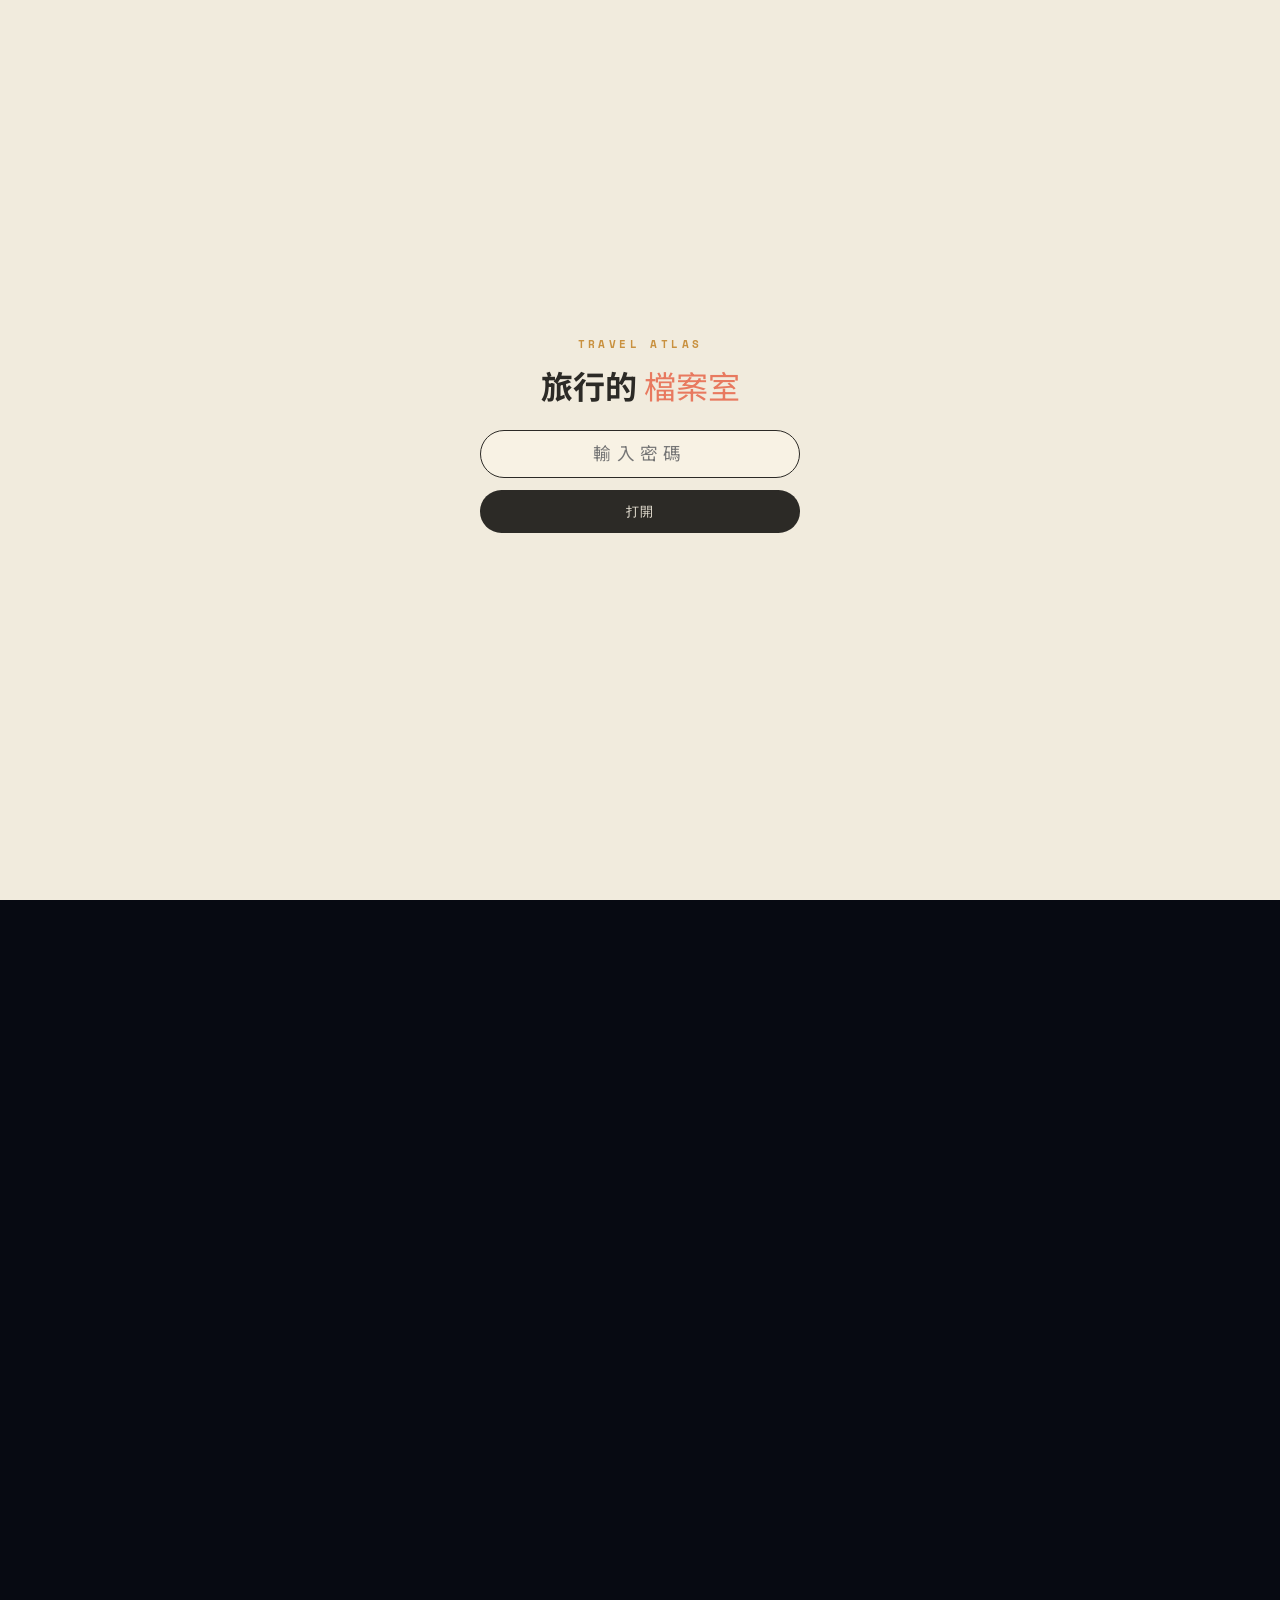
<file: travel-legacy.html>
<!DOCTYPE html>
<html lang="zh-Hant">
<head>
<meta charset="UTF-8">
<meta name="viewport" content="width=device-width, initial-scale=1.0">
<meta name="robots" content="noindex,nofollow">
<script src="assets/gate.js"></script>
<title>Travel Atlas · 我的足跡</title>
<link rel="preconnect" href="https://fonts.googleapis.com">
<link rel="preconnect" href="https://fonts.gstatic.com" crossorigin>
<link href="https://fonts.googleapis.com/css2?family=Space+Grotesk:wght@400;500;600;700&family=Instrument+Serif:ital@0;1&family=Space+Mono:wght@400;700&family=Noto+Sans+TC:wght@400;500;700&display=swap" rel="stylesheet">
<style>
  :root{
    --bg:#070a12; --bg2:#0b1020; --ink:#eef2fb; --muted:#8b93a8; --faint:#555d73;
    --gold:#f5c37a; --gold2:#e8a658; --cyan:#7ad7ff; --violet:#b79cff;
    --line:rgba(255,255,255,.09); --glass:rgba(255,255,255,.045);
    --coral:#ff7a7a; --blue:#79b4ff; --amber:#ffc06b; --teal:#5fe0d0;
  }
  *{box-sizing:border-box;margin:0;padding:0;}
  html{scroll-behavior:smooth;}
  body{
    background:var(--bg); color:var(--ink);
    font-family:"Space Grotesk","Noto Sans TC",sans-serif;
    overflow-x:hidden; -webkit-font-smoothing:antialiased;
  }
  ::selection{background:var(--gold);color:#000;}
  /* 背景氛圍光 */
  .ambient{position:fixed;inset:0;z-index:0;pointer-events:none;}
  .ambient::before{content:"";position:absolute;top:-20%;right:-10%;width:60vw;height:60vw;
    background:radial-gradient(circle,rgba(245,195,122,.10),transparent 60%);filter:blur(40px);}
  .ambient::after{content:"";position:absolute;bottom:-20%;left:-10%;width:55vw;height:55vw;
    background:radial-gradient(circle,rgba(122,215,255,.08),transparent 60%);filter:blur(40px);}
  .grain{position:fixed;inset:0;z-index:999;pointer-events:none;opacity:.035;mix-blend-mode:overlay;
    background-image:url("data:image/svg+xml,%3Csvg xmlns='http://www.w3.org/2000/svg' width='120' height='120'%3E%3Cfilter id='n'%3E%3CfeTurbulence type='fractalNoise' baseFrequency='.9' numOctaves='3'/%3E%3C/filter%3E%3Crect width='100%25' height='100%25' filter='url(%23n)'/%3E%3C/svg%3E");}
  .cursor-glow{position:fixed;width:460px;height:460px;border-radius:50%;z-index:1;pointer-events:none;
    background:radial-gradient(circle,rgba(245,195,122,.07),transparent 65%);transform:translate(-50%,-50%);transition:opacity .4s;}

  /* NAV */
  nav{position:fixed;top:0;left:0;right:0;z-index:100;display:flex;align-items:center;justify-content:space-between;
    padding:22px 42px;mix-blend-mode:difference;}
  nav .brand{font-weight:700;letter-spacing:.32em;font-size:.82rem;text-transform:uppercase;}
  nav .links{display:flex;gap:30px;font-family:"Space Mono",monospace;font-size:.72rem;letter-spacing:.14em;text-transform:uppercase;}
  nav .links a{color:#fff;text-decoration:none;opacity:.75;transition:opacity .25s;}
  nav .links a:hover{opacity:1;}

  /* HERO */
  .hero{position:relative;min-height:100vh;display:flex;align-items:center;z-index:2;}
  #globeViz{position:absolute;top:50%;right:4vw;transform:translateY(-50%);z-index:1;}
  .globe-glow{position:absolute;top:50%;right:4vw;transform:translate(0,-50%);z-index:0;border-radius:50%;pointer-events:none;
    background:radial-gradient(circle,rgba(100,165,245,.38),rgba(245,195,122,.16) 34%,transparent 64%);filter:blur(36px);}
  .hero-copy{position:relative;z-index:3;padding:0 0 0 60px;max-width:560px;}
  .eyebrow{font-family:"Space Mono",monospace;font-size:.72rem;letter-spacing:.3em;text-transform:uppercase;color:var(--gold);
    display:flex;align-items:center;gap:12px;margin-bottom:26px;}
  .eyebrow::before{content:"";width:46px;height:1px;background:linear-gradient(90deg,var(--gold),transparent);}
  h1.title{font-size:clamp(2.8rem,5vw,4.9rem);line-height:.92;font-weight:700;letter-spacing:-.02em;}
  h1.title .ser{font-family:"Instrument Serif",serif;font-style:italic;font-weight:400;color:var(--gold);letter-spacing:0;}
  .lede{margin:24px 0 34px;color:var(--muted);font-size:.98rem;line-height:1.7;max-width:420px;font-family:"Noto Sans TC";}
  .stats-row{display:flex;gap:38px;}
  .stat .num{font-size:2.9rem;font-weight:600;line-height:1;letter-spacing:-.02em;}
  .stat .num .u{font-size:1rem;color:var(--muted);margin-left:3px;}
  .stat .lab{font-family:"Space Mono",monospace;font-size:.68rem;letter-spacing:.18em;text-transform:uppercase;color:var(--faint);margin-top:9px;}
  .scrollcue{position:absolute;bottom:34px;left:60px;z-index:3;font-family:"Space Mono",monospace;font-size:.66rem;letter-spacing:.24em;
    text-transform:uppercase;color:var(--faint);display:flex;align-items:center;gap:10px;}
  .scrollcue .bar{width:1px;height:40px;background:linear-gradient(var(--gold),transparent);animation:drop 2s infinite;}
  @keyframes drop{0%{opacity:0;transform:scaleY(.2);transform-origin:top}50%{opacity:1}100%{opacity:0;transform:scaleY(1)}}

  /* 地球 tooltip */
  .globe-tip{position:fixed;z-index:50;pointer-events:none;padding:12px 15px;border-radius:12px;opacity:0;transform:translateY(6px);
    transition:opacity .2s,transform .2s;background:rgba(12,16,28,.82);backdrop-filter:blur(14px);border:1px solid var(--line);
    min-width:170px;box-shadow:0 20px 50px rgba(0,0,0,.5);}
  .globe-tip.on{opacity:1;transform:translateY(0);}
  .globe-tip .t{font-weight:600;font-size:.92rem;margin-bottom:3px;}
  .globe-tip .m{font-family:"Space Mono",monospace;font-size:.68rem;color:var(--muted);letter-spacing:.05em;}

  /* SECTION 共用 */
  section.block{position:relative;z-index:2;padding:120px 60px;max-width:1320px;margin:0 auto;}
  .sec-head{display:flex;align-items:flex-end;justify-content:space-between;margin-bottom:46px;}
  .sec-head h2{font-size:clamp(2rem,4vw,3.2rem);font-weight:600;letter-spacing:-.02em;}
  .sec-head h2 .ser{font-family:"Instrument Serif",serif;font-style:italic;color:var(--gold);font-weight:400;}
  .sec-head .idx{font-family:"Space Mono",monospace;font-size:.72rem;letter-spacing:.2em;color:var(--faint);}

  /* 篩選 tabs */
  .tabs{display:flex;gap:8px;flex-wrap:nowrap;overflow-x:auto;-webkit-overflow-scrolling:touch;scrollbar-width:none;}
  .tabs::-webkit-scrollbar{display:none;}
  .tabs button{font-family:"Space Mono",monospace;font-size:.72rem;letter-spacing:.08em;text-transform:uppercase;white-space:nowrap;flex:0 0 auto;
    color:var(--muted);background:var(--glass);border:1px solid var(--line);border-radius:30px;padding:9px 16px;cursor:pointer;transition:.25s;}
  .tabs button:hover{color:var(--ink);}
  .tabs button.active{background:var(--gold);color:#000;border-color:var(--gold);}

  /* 卡片牆 */
  .cards{display:grid;grid-template-columns:repeat(3,1fr);gap:24px;}
  .tcard{position:relative;border-radius:20px;overflow:hidden;border:1px solid rgba(255,255,255,.1);
    cursor:pointer;transition:transform .5s cubic-bezier(.2,.8,.2,1),border-color .4s,box-shadow .5s;min-height:340px;
    display:flex;flex-direction:column;justify-content:flex-end;box-shadow:0 10px 30px rgba(0,0,0,.35);}
  .tcard:hover{transform:translateY(-10px);border-color:rgba(245,195,122,.55);box-shadow:0 26px 60px rgba(0,0,0,.55),0 0 0 1px rgba(245,195,122,.15);}
  .tcard .cover{position:absolute;inset:0;z-index:0;transition:transform .7s cubic-bezier(.2,.8,.2,1);}
  .tcard:hover .cover{transform:scale(1.08);}
  .tcard .cover::before{content:"";position:absolute;inset:0;opacity:.5;
    background-image:radial-gradient(rgba(255,255,255,.14) 1px,transparent 1px);background-size:22px 22px;mask-image:linear-gradient(to top,transparent,#000);}
  .tcard .cover::after{content:"";position:absolute;inset:0;background:linear-gradient(to top,rgba(6,9,16,.97) 12%,rgba(6,9,16,.45) 52%,rgba(6,9,16,.1));}
  .tcard .ghost{position:absolute;top:-6%;right:-4%;z-index:1;font-size:8rem;opacity:.16;filter:saturate(1.2);transform:rotate(-8deg);pointer-events:none;}
  .tcard.has-cover .ghost{display:none;}
  .tcard.has-cover:hover .cover{transform:scale(1.05);}
  .tcard .flag{position:absolute;top:18px;left:18px;z-index:3;font-size:1.6rem;filter:drop-shadow(0 2px 8px rgba(0,0,0,.7));}
  .tcard .badge{position:absolute;top:20px;right:18px;z-index:3;font-family:"Space Mono",monospace;font-size:.6rem;letter-spacing:.14em;
    font-weight:700;text-transform:uppercase;padding:6px 11px;border-radius:20px;backdrop-filter:blur(8px);}
  .tcard .badge.live{background:rgba(95,224,208,.18);color:#5fe0d0;border:1px solid rgba(95,224,208,.55);
    display:flex;align-items:center;gap:6px;}
  .tcard .badge.live .dot{width:6px;height:6px;border-radius:50%;background:#5fe0d0;box-shadow:0 0 0 0 rgba(95,224,208,.7);animation:livepulse 1.6s infinite;}
  @keyframes livepulse{0%{box-shadow:0 0 0 0 rgba(95,224,208,.6)}70%{box-shadow:0 0 0 7px rgba(95,224,208,0)}100%{box-shadow:0 0 0 0 rgba(95,224,208,0)}}
  .tcard.live{border-color:rgba(95,224,208,.55);box-shadow:0 0 0 1px rgba(95,224,208,.3),0 16px 44px rgba(0,0,0,.5);}
  .tcard.live:hover{border-color:rgba(95,224,208,.8);}
  .tcard .body{position:relative;z-index:3;padding:24px;}
  .tcard .yr{font-family:"Space Mono",monospace;font-size:.7rem;letter-spacing:.18em;color:var(--gold);margin-bottom:9px;font-weight:700;}
  .tcard .tc-cd{display:inline-block;font-family:"Space Mono",monospace;font-size:.66rem;font-weight:700;letter-spacing:.06em;color:#ffdca3;background:rgba(245,195,122,.15);border:1px solid rgba(245,195,122,.45);border-radius:14px;padding:3px 11px;margin-bottom:11px;}
  .tcard .tc-cd.soon{color:#ffe0dc;background:rgba(255,138,138,.16);border-color:rgba(255,138,138,.5);}
  .tcard h3{font-size:1.4rem;font-weight:600;line-height:1.22;margin-bottom:14px;color:#fff;}
  .tcard .meta{display:flex;gap:18px;font-family:"Space Mono",monospace;font-size:.7rem;color:#aab2c7;letter-spacing:.04em;}
  .tcard .meta span{display:flex;align-items:center;gap:5px;}

  /* 統計 */
  .stat-grid{display:grid;grid-template-columns:1fr 1fr;gap:22px;}
  .panel{background:var(--glass);border:1px solid var(--line);border-radius:18px;padding:30px;backdrop-filter:blur(10px);}
  .panel .ph{font-family:"Space Mono",monospace;font-size:.7rem;letter-spacing:.18em;text-transform:uppercase;color:var(--faint);margin-bottom:24px;}
  .donut-wrap{display:flex;align-items:center;gap:34px;}
  .donut{width:170px;height:170px;border-radius:50%;flex-shrink:0;position:relative;}
  .donut::after{content:"";position:absolute;inset:26px;border-radius:50%;background:var(--bg2);box-shadow:inset 0 0 20px rgba(0,0,0,.6);}
  .donut .center{position:absolute;inset:0;display:flex;flex-direction:column;align-items:center;justify-content:center;z-index:2;}
  .donut .center .n{font-size:2rem;font-weight:600;line-height:1;}
  .donut .center .l{font-family:"Space Mono",monospace;font-size:.6rem;letter-spacing:.14em;color:var(--muted);margin-top:4px;text-transform:uppercase;}
  .legend{display:flex;flex-direction:column;gap:14px;flex:1;}
  .legend .row{display:flex;align-items:center;gap:11px;font-size:.92rem;}
  .legend .dot{width:10px;height:10px;border-radius:3px;}
  .legend .row .c{margin-left:auto;font-family:"Space Mono",monospace;color:var(--muted);font-size:.82rem;}
  .bars{display:flex;flex-direction:column;gap:18px;}
  .bar .bl{display:flex;justify-content:space-between;font-family:"Space Mono",monospace;font-size:.72rem;color:var(--muted);margin-bottom:7px;letter-spacing:.06em;}
  .bar .track{height:8px;border-radius:6px;background:rgba(255,255,255,.06);overflow:hidden;}
  .bar .fill{height:100%;border-radius:6px;background:linear-gradient(90deg,var(--gold2),var(--gold));transform-origin:left;transform:scaleX(0);transition:transform 1.1s cubic-bezier(.2,.8,.2,1);}

  footer{position:relative;z-index:2;text-align:center;padding:60px 20px 50px;border-top:1px solid var(--line);margin-top:40px;}
  footer .big{font-family:"Instrument Serif",serif;font-style:italic;font-size:clamp(2rem,5vw,3.6rem);color:var(--gold);margin-bottom:14px;}
  footer .sm{font-family:"Space Mono",monospace;font-size:.68rem;letter-spacing:.2em;text-transform:uppercase;color:var(--faint);}

  .reveal{opacity:0;transform:translateY(30px);transition:opacity .9s cubic-bezier(.2,.8,.2,1),transform .9s cubic-bezier(.2,.8,.2,1);}
  .reveal.in{opacity:1;transform:none;}

  /* 旅程詳細頁 */
  .detail{position:fixed;inset:0;z-index:200;transform:translateX(100%);visibility:hidden;
    transition:transform .42s cubic-bezier(.2,.85,.2,1);will-change:transform;}
  .detail.on{transform:translateX(0);visibility:visible;}
  .detail-panel{position:absolute;inset:0;background:linear-gradient(180deg,#0c111f,#080b14);overflow-y:auto;overflow-x:hidden;padding:0 46px 62px;}
  .d-pane,.shop-group,.itin-day,.itin-meta,table.sched{max-width:100%;}
  table.sched{table-layout:fixed;}
  table.sched td:last-child{word-break:break-word;}
  .detail-back{position:absolute;top:16px;left:20px;z-index:10;display:inline-flex;align-items:center;
    font-family:"Space Mono",monospace;font-size:.78rem;letter-spacing:.06em;color:var(--ink);
    background:rgba(12,17,31,.82);backdrop-filter:blur(8px);border:1px solid var(--line);border-radius:30px;padding:9px 16px;cursor:pointer;transition:.25s;}
  .detail-back:hover{background:var(--gold);color:#000;border-color:var(--gold);}
  .d-flag{font-size:3rem;line-height:1;filter:drop-shadow(0 4px 12px rgba(0,0,0,.5));}
  .d-badge{display:inline-block;font-family:"Space Mono",monospace;font-size:.62rem;letter-spacing:.14em;font-weight:700;
    text-transform:uppercase;padding:5px 11px;border-radius:20px;margin-left:12px;vertical-align:middle;}
  .d-badge.live{display:inline-flex;align-items:center;gap:6px;}
  .d-badge.live .dot{width:6px;height:6px;border-radius:50%;background:#5fe0d0;box-shadow:0 0 0 0 rgba(95,224,208,.7);animation:livepulse 1.6s infinite;}
  .d-title{font-size:clamp(1.9rem,4vw,2.9rem);font-weight:600;letter-spacing:-.02em;margin:14px 0 6px;line-height:1.1;}
  .d-year{font-family:"Space Mono",monospace;color:var(--gold);font-size:.74rem;letter-spacing:.18em;font-weight:700;}
  .d-chips{display:flex;flex-wrap:wrap;gap:10px;margin:22px 0 4px;}
  .d-chip{font-family:"Space Mono",monospace;font-size:.72rem;color:#c3cada;background:var(--glass);border:1px solid var(--line);
    border-radius:20px;padding:7px 13px;letter-spacing:.03em;}
  /* 內容頁 tab 切換 */
  /* 內容頁置頂頁首(標題 + 返回/tab) */
  .d-head{position:sticky;top:0;z-index:9;background:#0c111f;border-bottom:1px solid var(--line);margin:0 0 14px;padding:12px 0 0;}
  .d-htitle-row{display:flex;align-items:center;gap:9px;padding:2px 0 2px;}
  .d-htitle-row .hflag{font-size:1.35rem;line-height:1;flex:0 0 auto;}
  .d-htitle-row .htitle{font-size:1.1rem;font-weight:700;color:#fff;flex:1;min-width:0;white-space:nowrap;overflow:hidden;text-overflow:ellipsis;}
  .d-htitle-row .d-badge{margin-left:0;flex:0 0 auto;}
  .d-tabs{display:flex;gap:8px;align-items:stretch;padding:9px 0 11px;}
  .d-back{flex:0 0 48px;font-size:1.15rem;line-height:1;color:var(--ink);background:var(--glass);border:1px solid var(--line);
    border-radius:12px;cursor:pointer;transition:.2s;}
  .d-back:hover{background:var(--gold);color:#000;border-color:var(--gold);}
  .dtab{flex:1;font-size:.9rem;font-weight:600;color:var(--muted);background:var(--glass);border:1px solid var(--line);
    border-radius:12px;padding:12px 8px;cursor:pointer;transition:.2s;white-space:nowrap;}
  .dtab:hover{color:var(--ink);}
  .dtab.active{background:var(--gold);color:#000;border-color:var(--gold);}
  .d-pane[hidden]{display:none;}
  .d-pane{margin-top:8px;}
  /* 收合共用 */
  .collapse-h{cursor:pointer;user-select:none;}
  .chev{margin-left:auto;transition:transform .25s;color:var(--muted);font-size:.8rem;}
  .collapsible.collapsed .collapse-body{display:none;}
  .collapsible.collapsed .chev{transform:rotate(-90deg);}
  /* 收合:行程日 */
  .itin-day .itin-dhead{align-items:center;}
  .itin-day .dtitle-in{color:#fff;font-weight:600;margin-left:10px;font-size:.95rem;}
  /* 收合:購物店家 */
  .shop-group .gh{display:flex;align-items:center;gap:10px;}
  .shop-group .gcount{font-family:"Space Mono",monospace;font-size:.62rem;color:var(--gold);background:rgba(245,195,122,.12);
    border:1px solid rgba(245,195,122,.25);border-radius:20px;padding:1px 8px;}
  /* 什麼時候買 */
  .buy-timing{background:var(--glass);border:1px solid var(--line);border-radius:12px;padding:4px 14px;margin:0 0 18px;}
  .buy-timing summary{cursor:pointer;font-size:.82rem;color:var(--gold);padding:9px 0;font-weight:600;}
  .buy-timing .bt-body{font-size:.76rem;color:#aab2c7;line-height:1.8;padding:4px 0 10px;}
  .d-sec{margin-top:40px;}
  .d-sec h4{display:flex;align-items:center;gap:10px;font-size:1.05rem;font-weight:600;margin-bottom:18px;}
  .d-sec h4 .k{font-family:"Space Mono",monospace;font-size:.66rem;color:var(--faint);letter-spacing:.18em;margin-left:auto;text-transform:uppercase;}
  /* 行程表 */
  .d-itin{width:100%;border-collapse:collapse;font-size:.84rem;}
  .d-itin td{padding:9px 8px;border-bottom:1px solid var(--line);color:#c3cada;vertical-align:top;}
  .d-itin td:first-child{color:var(--gold);font-family:"Space Mono",monospace;font-weight:700;white-space:nowrap;width:46px;}
  /* 購物清單 */
  .shop-prog{display:flex;align-items:center;gap:14px;margin-bottom:22px;}
  .shop-prog .track{flex:1;height:7px;border-radius:6px;background:rgba(255,255,255,.07);overflow:hidden;}
  .shop-prog .fill{height:100%;background:linear-gradient(90deg,var(--gold2),var(--gold));border-radius:6px;transition:width .5s cubic-bezier(.2,.8,.2,1);}
  .shop-prog .pct{font-family:"Space Mono",monospace;font-size:.76rem;color:var(--gold);font-weight:700;white-space:nowrap;}
  .shop-group{margin-bottom:24px;}
  .shop-group .gh{font-family:"Space Mono",monospace;font-size:.7rem;letter-spacing:.1em;color:var(--muted);text-transform:uppercase;
    margin-bottom:10px;padding-bottom:7px;border-bottom:1px solid var(--line);}
  .shop-item{display:flex;align-items:flex-start;gap:12px;padding:9px 6px;border-radius:9px;cursor:pointer;transition:background .2s;}
  .shop-item:hover{background:rgba(255,255,255,.035);}
  .shop-item .box{flex-shrink:0;width:22px;height:22px;border-radius:50%;border:2px solid var(--faint);margin-top:1px;
    display:flex;align-items:center;justify-content:center;font-size:.7rem;color:transparent;background:transparent;
    transition:transform .18s cubic-bezier(.34,1.56,.64,1),background .18s,border-color .18s,box-shadow .18s;}
  .shop-item:hover .box{border-color:var(--gold);}
  .shop-item.done .box{background:linear-gradient(135deg,var(--gold),var(--gold2));border-color:var(--gold2);
    color:#1a1205;transform:scale(1.1);box-shadow:0 3px 10px rgba(245,195,122,.38);}
  .shop-item .txt{font-size:.92rem;line-height:1.5;color:#dfe4ef;}
  .shop-item.done .txt{color:var(--faint);text-decoration:line-through;}
  .shop-item .star{color:var(--gold);font-weight:700;margin-right:2px;}
  .shop-item .txt b{color:#fff;font-weight:600;}
  .shop-item .price{font-family:"Space Mono",monospace;font-size:.76rem;color:var(--gold);background:rgba(245,195,122,.1);
    border:1px solid rgba(245,195,122,.22);border-radius:6px;padding:1px 7px;margin-left:4px;white-space:nowrap;}
  .shop-item .dash{color:var(--faint);}
  .shop-item.done .price{opacity:.4;}
  /* 商店分組備註 */
  .shop-group .gnote{font-size:.76rem;color:var(--faint);margin:-4px 0 12px;line-height:1.5;}
  /* 圖卡式商品 */
  .shop-item.rich{align-items:center;gap:14px;padding:11px 8px;}
  .shop-item .ithumb{flex-shrink:0;width:60px;height:60px;border-radius:10px;background:#0c1322 center/cover no-repeat;
    border:1px solid var(--line);position:relative;cursor:zoom-in;display:flex;align-items:center;justify-content:center;font-size:1.3rem;transition:transform .2s;}
  .shop-item .ithumb:hover{transform:scale(1.05);border-color:var(--gold);}
  .shop-item .ithumb.empty{cursor:default;opacity:.5;}
  .shop-item .ithumb .imgn{position:absolute;right:-5px;bottom:-5px;background:var(--gold);color:#000;font:700 .58rem "Space Mono",monospace;
    padding:1px 5px;border-radius:10px;}
  .shop-item .itxt{flex:1;min-width:0;}
  .shop-item .iname{font-size:.95rem;font-weight:600;color:#fff;line-height:1.3;}
  .shop-item .idesc{font-size:.78rem;color:#9aa3b6;margin-top:3px;line-height:1.45;}
  .shop-item .iprice{display:inline-block;font-family:"Space Mono",monospace;font-size:.72rem;color:var(--gold);
    background:rgba(245,195,122,.1);border:1px solid rgba(245,195,122,.22);border-radius:6px;padding:1px 7px;margin-top:6px;}
  .shop-item.rich.done .ithumb{filter:grayscale(.7) opacity(.5);}
  .shop-item.rich.done .iname,.shop-item.rich.done .idesc{color:var(--faint);text-decoration:line-through;}
  /* 長按編輯 */
  .shop-item [hidden]{display:none!important;}
  .shop-item{-webkit-user-select:none;user-select:none;-webkit-touch-callout:none;}
  .shop-item.editing{background:rgba(245,195,122,.07);cursor:default;}
  .shop-item.editing [contenteditable]{-webkit-user-select:text;user-select:text;outline:none;cursor:text;
    border-bottom:1px dashed var(--gold);padding-bottom:1px;min-width:46px;text-decoration:none!important;}
  .shop-item.editing .iname[contenteditable]{color:#fff;}
  .shop-item.editing .txt[contenteditable]{color:#eef2fb;}
  /* 寬螢幕:購物圖片放大 */
  @media(min-width:768px){
    .shop-item.rich{gap:18px;padding:13px 10px;}
    .shop-item .ithumb{width:88px;height:88px;border-radius:13px;font-size:1.8rem;}
    .shop-item .ithumb .imgn{font-size:.62rem;padding:2px 6px;}
    .shop-item .iname{font-size:1.05rem;}
    .shop-item .idesc{font-size:.85rem;margin-top:5px;}
    .shop-item .iprice{font-size:.76rem;margin-top:8px;}
    .shop-item .box{width:24px;height:24px;}
  }
  /* 燈箱 */
  .lightbox{position:fixed;inset:0;z-index:300;display:none;align-items:center;justify-content:center;
    background:rgba(3,5,10,.92);backdrop-filter:blur(8px);}
  .lightbox.on{display:flex;}
  .lightbox img{max-width:92vw;max-height:86vh;border-radius:12px;box-shadow:0 30px 90px rgba(0,0,0,.7);cursor:zoom-out;}
  .lb-close{position:absolute;top:22px;right:26px;width:44px;height:44px;border-radius:50%;border:1px solid var(--line);
    background:rgba(255,255,255,.06);color:#fff;font-size:1.1rem;cursor:pointer;transition:.25s;}
  .lb-close:hover{background:var(--gold);color:#000;}
  .lb-cover{position:absolute;top:24px;left:26px;z-index:5;font-size:.76rem;padding:9px 15px;border-radius:20px;border:1px solid var(--line);
    background:rgba(0,0,0,.45);color:#eef2fb;cursor:pointer;backdrop-filter:blur(4px);transition:.15s;display:none;}
  .lb-cover:hover{border-color:var(--gold);color:var(--gold);}
  .lb-cover.is-cover{background:rgba(245,195,122,.2);color:var(--gold);border-color:var(--gold);cursor:default;}
  .lb-nav{position:absolute;top:50%;transform:translateY(-50%);width:54px;height:54px;border-radius:50%;
    border:1px solid var(--line);background:rgba(255,255,255,.06);color:#fff;font-size:1.8rem;line-height:1;cursor:pointer;transition:.25s;}
  .lb-nav:hover{background:var(--gold);color:#000;}
  .lb-prev{left:3vw;} .lb-next{right:3vw;}
  .lb-count{position:absolute;bottom:26px;left:50%;transform:translateX(-50%);font-family:"Space Mono",monospace;
    font-size:.78rem;color:#cfd5e2;letter-spacing:.1em;background:rgba(0,0,0,.4);padding:5px 14px;border-radius:20px;}
  @media(max-width:560px){ .lb-nav{width:44px;height:44px;font-size:1.4rem;} .lb-prev{left:2vw;} .lb-next{right:2vw;} }
  .lb-cap{position:absolute;bottom:58px;left:50%;transform:translateX(-50%);max-width:88vw;text-align:center;
    font-size:.82rem;color:#eef2fb;background:rgba(0,0,0,.5);padding:6px 16px;border-radius:14px;backdrop-filter:blur(6px);
    font-family:"Noto Sans TC",sans-serif;letter-spacing:.02em;}
  /* 📸 回顧 */
  .recap-cover{position:relative;height:200px;border-radius:14px;overflow:hidden;background:#0c1322 center/cover no-repeat;margin-bottom:20px;border:1px solid var(--line);}
  .recap-cover .rc-grad{position:absolute;inset:0;background:linear-gradient(to top,rgba(6,9,16,.85),transparent 55%);}
  .recap-cover .rc-meta{position:absolute;left:14px;bottom:12px;display:flex;gap:8px;align-items:center;color:#eef2fb;
    font-family:"Space Mono",monospace;font-size:.78rem;letter-spacing:.06em;text-shadow:0 1px 6px rgba(0,0,0,.6);}
  .recap-cover .rc-hint{position:absolute;right:12px;top:11px;font-size:.64rem;color:#dce2ee;background:rgba(0,0,0,.4);padding:4px 10px;border-radius:12px;backdrop-filter:blur(3px);}
  .recap-day{margin-bottom:26px;}
  .recap-dhead{margin-bottom:12px;}
  .recap-spot{margin-bottom:16px;scroll-margin-top:12px;border-radius:10px;transition:box-shadow .4s,background .4s;}
  .recap-spot.flash{background:rgba(245,195,122,.08);box-shadow:0 0 0 2px var(--gold);}
  .rs-head{display:flex;align-items:center;gap:7px;font-size:.86rem;color:#dfe4ef;margin:0 0 8px 2px;font-weight:600;}
  .rs-head.rs-other{color:var(--muted);font-weight:500;}
  .rs-head .rs-n{font-family:"Space Mono",monospace;font-size:.62rem;color:var(--gold);background:rgba(245,195,122,.12);
    border-radius:20px;padding:1px 8px;}
  .recap-grid{display:grid;grid-template-columns:repeat(3,1fr);gap:6px;}
  .rphoto{width:100%;aspect-ratio:1;object-fit:cover;border-radius:8px;cursor:zoom-in;background:#0c1322;
    border:1px solid var(--line);transition:transform .18s,border-color .18s;display:block;}
  .rphoto:hover{transform:scale(1.03);border-color:var(--gold);}
  @media(min-width:620px){ .recap-grid{grid-template-columns:repeat(4,1fr);} .recap-cover{height:260px;} }
  @media(min-width:960px){ .recap-grid{grid-template-columns:repeat(5,1fr);} }
  /* 行程 tab 景點照片縮圖 */
  .spot-photos{flex-shrink:0;width:30px;height:30px;border-radius:8px;background:#0c1322 center/cover no-repeat;border:1px solid var(--gold);
    position:relative;cursor:pointer;padding:0;overflow:visible;}
  .spot-photos .n{position:absolute;right:-6px;bottom:-7px;background:var(--gold);color:#000;font:700 .54rem "Space Mono",monospace;
    padding:1px 5px;border-radius:10px;white-space:nowrap;}
  /* 💰 花費 */
  #finRoot{padding-bottom:88px;}
  .fin-summary{background:var(--glass);border:1px solid var(--line);border-radius:14px;padding:16px 18px;margin-bottom:18px;}
  .fin-main{display:flex;flex-direction:column;gap:2px;margin-bottom:12px;}
  .fin-main .fv{font-size:1.9rem;font-weight:700;color:var(--gold);font-variant-numeric:tabular-nums;letter-spacing:-.01em;}
  .fin-main .fl,.fin-subs .fl,.fin-subs span:last-child{font-size:.72rem;color:var(--muted);}
  .fin-subs{display:flex;gap:26px;border-top:1px solid var(--line);padding-top:11px;}
  .fin-subs div{display:flex;flex-direction:column;gap:1px;}
  .fin-subs b{font-size:1.02rem;color:var(--ink);font-variant-numeric:tabular-nums;font-weight:600;}
  .fin-foreign{margin-top:10px;font-family:"Space Mono",monospace;font-size:.7rem;color:var(--faint);}
  .fin-daygrp{margin-bottom:16px;}
  .fin-dayhead{display:flex;justify-content:space-between;align-items:baseline;font-size:.74rem;color:var(--muted);
    font-family:"Space Mono",monospace;letter-spacing:.04em;padding:0 2px 7px;border-bottom:1px solid var(--line);margin-bottom:4px;}
  .fin-dayhead .fin-daysub{color:var(--gold);font-variant-numeric:tabular-nums;}
  .fin-item{display:flex;align-items:center;gap:11px;padding:10px 6px;border-radius:9px;cursor:pointer;transition:background .15s;}
  .fin-item:hover{background:rgba(255,255,255,.035);}
  .fi-ic{flex-shrink:0;width:34px;height:34px;border-radius:9px;background:rgba(255,255,255,.05);display:flex;align-items:center;justify-content:center;font-size:1.05rem;}
  .fi-mid{flex:1;min-width:0;}
  .fi-t{font-size:.92rem;color:#eef2fb;font-weight:500;white-space:nowrap;overflow:hidden;text-overflow:ellipsis;}
  .fi-rc{opacity:.7;font-size:.8rem;}
  .fi-sub{font-size:.72rem;color:var(--faint);white-space:nowrap;overflow:hidden;text-overflow:ellipsis;margin-top:1px;}
  .fi-rcpt{flex-shrink:0;width:38px;height:38px;border-radius:8px;object-fit:cover;border:1px solid var(--line);cursor:zoom-in;}
  .fi-amt{flex-shrink:0;text-align:right;}
  .quick-wrap{margin-bottom:15px;}
  .quick-lbl{font-size:.7rem;color:var(--muted);margin-bottom:8px;letter-spacing:.03em;}
  .quick-row{display:flex;flex-wrap:wrap;gap:7px;}
  .quick-chip{font-size:.8rem;color:#eef2fb;background:rgba(255,255,255,.05);border:1px solid var(--line);border-radius:16px;padding:6px 13px;cursor:pointer;transition:.15s;}
  .quick-chip:hover,.quick-chip:active{border-color:var(--gold);color:var(--gold);background:rgba(245,195,122,.08);}
  .fi-twd{font-size:.95rem;font-weight:600;color:#eef2fb;font-variant-numeric:tabular-nums;}
  .fi-ori{font-size:.68rem;color:var(--faint);font-family:"Space Mono",monospace;}
  .est{color:var(--gold2);}
  .fin-sec{margin-top:22px;}
  .fin-sec-h{font-size:.92rem;font-weight:600;color:#eef2fb;margin-bottom:12px;}
  .set-table{background:var(--glass);border:1px solid var(--line);border-radius:12px;overflow:hidden;margin-bottom:14px;}
  .set-row{display:grid;grid-template-columns:1fr auto auto auto;gap:10px;align-items:center;padding:9px 13px;font-size:.78rem;border-bottom:1px solid var(--line);}
  .set-row:last-child{border-bottom:0;}
  .set-name{font-weight:600;color:#eef2fb;font-size:.84rem;}
  .set-fig{color:var(--faint);font-variant-numeric:tabular-nums;font-size:.72rem;}
  .set-net{font-variant-numeric:tabular-nums;font-weight:700;min-width:72px;text-align:right;}
  .set-net.pos{color:#5fe0d0;} .set-net.neg{color:#ff8a8a;}
  .set-transfer{display:flex;align-items:center;gap:10px;padding:11px 13px;background:var(--glass);border:1px solid var(--line);border-radius:10px;margin-bottom:8px;font-size:.86rem;}
  .set-transfer .arr{color:var(--gold);margin:0 2px;}
  .set-transfer .tr-amt{margin-left:auto;font-weight:700;font-variant-numeric:tabular-nums;color:var(--gold);}
  .set-transfer .tr-done{flex-shrink:0;font-size:.68rem;padding:5px 10px;border-radius:16px;border:1px solid var(--line);background:rgba(255,255,255,.05);color:var(--muted);cursor:pointer;}
  .set-transfer.done{opacity:.5;}
  .set-transfer.done .tr-done{background:rgba(95,224,208,.18);color:#5fe0d0;border-color:rgba(95,224,208,.4);}
  .set-transfer.done .tr-amt{text-decoration:line-through;}
  /* 📊 花費分析圖表 */
  .fin-charts{margin-top:18px;margin-bottom:4px;}
  .chart-donut-wrap{display:flex;align-items:center;gap:20px;background:var(--glass);border:1px solid var(--line);border-radius:14px;padding:16px 18px;margin-bottom:12px;flex-wrap:wrap;}
  .donut-box{position:relative;width:116px;height:116px;flex-shrink:0;}
  .chart-donut{width:100%;height:100%;border-radius:50%;-webkit-mask:radial-gradient(circle,transparent 32px,#000 33px);mask:radial-gradient(circle,transparent 32px,#000 33px);}
  .donut-lbl{position:absolute;inset:0;display:flex;align-items:center;justify-content:center;font-size:.66rem;color:var(--muted);pointer-events:none;letter-spacing:.04em;}
  .chart-legend{flex:1;min-width:148px;display:flex;flex-direction:column;gap:7px;}
  .lg-row{display:grid;grid-template-columns:auto 1fr auto auto;gap:8px;align-items:center;font-size:.76rem;}
  .lg-sw{width:11px;height:11px;border-radius:3px;flex-shrink:0;}
  .lg-n{color:#eef2fb;white-space:nowrap;}
  .lg-v{color:var(--muted);font-variant-numeric:tabular-nums;text-align:right;}
  .lg-p{color:var(--faint);font-variant-numeric:tabular-nums;min-width:36px;text-align:right;}
  .bars-wrap{background:var(--glass);border:1px solid var(--line);border-radius:14px;padding:14px 12px 10px;}
  .bars-cap{font-size:.74rem;color:var(--muted);margin-bottom:10px;padding-left:2px;}
  .bars-row{display:flex;align-items:flex-end;gap:6px;height:112px;overflow-x:auto;padding-bottom:2px;}
  .bar-col{flex:1 0 auto;min-width:28px;display:flex;flex-direction:column;align-items:center;justify-content:flex-end;height:100%;gap:3px;}
  .bar-v{font-size:.58rem;color:var(--faint);font-variant-numeric:tabular-nums;white-space:nowrap;}
  .bar{width:68%;max-width:24px;border-radius:5px 5px 2px 2px;background:linear-gradient(180deg,var(--gold),var(--gold2));min-height:4px;}
  .bar-d{font-size:.6rem;color:var(--muted);white-space:nowrap;}
  .fin-tools{display:flex;flex-wrap:wrap;gap:8px;margin-top:24px;}
  .fin-tbtn{font-size:.76rem;color:var(--muted);background:var(--glass);border:1px solid var(--line);border-radius:20px;padding:8px 14px;cursor:pointer;transition:.2s;}
  .fin-tbtn:hover{color:var(--ink);border-color:var(--gold);}
  .fin-tbtn.big{display:block;width:100%;text-align:left;padding:13px 16px;border-radius:12px;font-size:.88rem;margin-bottom:9px;}
  .fin-fab{position:fixed;right:22px;bottom:26px;width:56px;height:56px;border-radius:50%;z-index:60;
    background:linear-gradient(135deg,var(--gold),var(--gold2));color:#1a1205;border:none;font-size:1.9rem;font-weight:300;line-height:1;
    box-shadow:0 8px 24px rgba(245,195,122,.4);cursor:pointer;transition:transform .15s;}
  .fin-fab:hover{transform:scale(1.07);}
  /* bottom sheet */
  .fin-sheet{position:fixed;inset:0;z-index:400;display:none;align-items:flex-end;justify-content:center;background:rgba(3,5,10,.6);backdrop-filter:blur(3px);}
  .fin-sheet.on{display:flex;}
  .fin-sheet-card{width:100%;max-width:540px;max-height:92vh;display:flex;flex-direction:column;background:linear-gradient(180deg,#121826,#0b0f1a);
    border:1px solid var(--line);border-bottom:0;border-radius:20px 20px 0 0;box-shadow:0 -12px 40px rgba(0,0,0,.5);animation:sheetUp .28s cubic-bezier(.2,.9,.3,1);}
  @keyframes sheetUp{from{transform:translateY(100%)}to{transform:translateY(0)}}
  .fin-sheet-head{display:flex;align-items:center;justify-content:space-between;padding:16px 18px 10px;}
  .fsh-title{font-size:1.05rem;font-weight:600;color:#eef2fb;}
  .fsh-x{width:32px;height:32px;border-radius:50%;border:1px solid var(--line);background:rgba(255,255,255,.05);color:#cfd5e2;cursor:pointer;font-size:.9rem;}
  .fin-sheet-body{overflow-y:auto;padding:4px 18px 10px;}
  .fin-sheet-foot{padding:12px 18px calc(16px + env(safe-area-inset-bottom));border-top:1px solid var(--line);}
  .fsh-save{width:100%;padding:15px;border-radius:12px;border:none;background:linear-gradient(135deg,var(--gold),var(--gold2));color:#1a1205;font-size:1rem;font-weight:700;cursor:pointer;}
  .amt-wrap{display:flex;align-items:center;gap:10px;margin:6px 0 2px;}
  .amt-in{flex:1;font-size:2.4rem;font-weight:700;color:var(--gold);background:transparent;border:none;border-bottom:2px solid var(--line);padding:4px 2px;font-variant-numeric:tabular-nums;outline:none;}
  .amt-in:focus{border-color:var(--gold);}
  .cur-sel{font-size:1rem;color:#eef2fb;background:rgba(255,255,255,.06);border:1px solid var(--line);border-radius:10px;padding:10px 8px;cursor:pointer;}
  .twd-preview{font-size:.9rem;color:#cfd5e2;margin-bottom:14px;min-height:20px;cursor:pointer;font-variant-numeric:tabular-nums;}
  .twd-preview .rate-note{font-size:.68rem;color:var(--faint);font-variant-numeric:normal;}
  .cat-row{display:grid;grid-template-columns:repeat(6,1fr);gap:6px;margin-bottom:14px;}
  .cat-chip{display:flex;flex-direction:column;align-items:center;gap:3px;padding:8px 2px;border-radius:10px;border:1px solid var(--line);background:var(--glass);cursor:pointer;font-size:1.2rem;transition:.15s;}
  .cat-chip span{font-size:.56rem;color:var(--muted);}
  .cat-chip.on{border-color:var(--gold);background:rgba(245,195,122,.14);}
  .cat-chip.on span{color:var(--gold);}
  .fin-in{width:100%;font-size:.95rem;color:#eef2fb;background:rgba(255,255,255,.05);border:1px solid var(--line);border-radius:10px;padding:11px 12px;margin-bottom:12px;outline:none;box-sizing:border-box;}
  .fin-in:focus{border-color:var(--gold);}
  .fin-lbl{display:block;font-size:.68rem;color:var(--muted);margin-bottom:5px;}
  .row2{display:grid;grid-template-columns:1fr 1fr;gap:10px;}
  .day-hint{font-size:.72rem;color:var(--gold);margin:-6px 0 12px;font-family:"Space Mono",monospace;}
  .split-head{display:flex;justify-content:space-between;align-items:center;font-size:.8rem;color:#cfd5e2;margin-bottom:8px;}
  .sp-quick button{font-size:.68rem;color:var(--muted);background:rgba(255,255,255,.05);border:1px solid var(--line);border-radius:14px;padding:5px 10px;margin-left:6px;cursor:pointer;}
  .sp-row{display:flex;align-items:center;gap:8px;padding:5px 0;}
  .sp-ck{flex:1;display:flex;align-items:center;gap:7px;font-size:.86rem;color:#eef2fb;cursor:pointer;}
  .sp-ck input{width:18px;height:18px;accent-color:var(--gold);}
  .sp-share{display:flex;align-items:center;gap:6px;}
  .sp-share button{width:24px;height:24px;border-radius:7px;border:1px solid var(--line);background:rgba(255,255,255,.05);color:#cfd5e2;cursor:pointer;font-size:.9rem;}
  .sp-n{min-width:14px;text-align:center;font-variant-numeric:tabular-nums;color:#eef2fb;}
  .sp-extra{width:72px;font-size:.8rem;color:#eef2fb;background:rgba(255,255,255,.05);border:1px solid var(--line);border-radius:8px;padding:7px 8px;outline:none;}
  .receipt-row{margin:6px 0 4px;}
  .fin-scan{width:100%;padding:13px;border-radius:12px;border:1px dashed var(--line);background:rgba(255,255,255,.03);color:#cfd5e2;font-size:.9rem;cursor:pointer;}
  .fin-scan:hover{border-color:var(--gold);color:#fff;}
  .rcpt-prev{display:flex;align-items:center;gap:10px;flex-wrap:wrap;margin-top:8px;}
  .rcpt-prev img{height:70px;border-radius:8px;border:1px solid var(--line);}
  .ocr-ing{font-size:.78rem;color:var(--gold);} .ocr-ing.err{color:#ff8a8a;}
  .fin-del{width:100%;margin-top:14px;padding:12px;border-radius:10px;border:1px solid rgba(255,138,138,.3);background:rgba(255,138,138,.08);color:#ff8a8a;font-size:.86rem;cursor:pointer;}
  .mem-row{display:flex;gap:8px;align-items:center;margin-bottom:8px;}
  .mem-row .mem-in{margin-bottom:0;}
  .mem-del{flex-shrink:0;width:36px;height:40px;border-radius:9px;border:1px solid var(--line);background:rgba(255,255,255,.05);color:var(--muted);cursor:pointer;}
  .fin-hint{font-size:.74rem;color:var(--faint);line-height:1.6;margin:10px 0 0;}
  @media(min-width:620px){ .fin-fab{right:calc(50vw - 250px);} }
  .d-empty{color:var(--faint);font-size:.9rem;padding:8px 0;line-height:1.7;}
  .itin-wrap{overflow-x:auto;-webkit-overflow-scrolling:touch;}
  /* rich 行程 */
  .itin-meta{background:var(--glass);border:1px solid var(--line);border-radius:12px;padding:16px 18px;margin-bottom:22px;}
  .itin-meta .im-sub{font-weight:600;color:#fff;margin-bottom:8px;font-size:.95rem;}
  .itin-meta .im-row{font-family:"Space Mono",monospace;font-size:.76rem;color:#aab2c7;line-height:1.9;}
  .itin-meta .hotel-link{color:var(--gold);text-decoration:none;border-bottom:1px solid rgba(245,195,122,.4);padding-bottom:1px;}
  .itin-meta .hotel-link:hover{color:#fff;border-color:#fff;}
  .itin-meta .im-when{color:var(--faint);}
  .itin-day{border-left:2px solid rgba(245,195,122,.35);padding:4px 0 20px 18px;margin-bottom:6px;position:relative;}
  .itin-day::before{content:"";position:absolute;left:-7px;top:6px;width:12px;height:12px;border-radius:50%;background:var(--gold);box-shadow:0 0 0 4px rgba(245,195,122,.15);}
  .itin-dhead{display:flex;align-items:baseline;gap:12px;}
  .itin-dhead .dd{font-family:"Space Mono",monospace;font-weight:700;color:var(--gold);font-size:.8rem;letter-spacing:.1em;}
  .itin-dhead .ddate{font-family:"Space Mono",monospace;color:var(--muted);font-size:.74rem;}
  .itin-day .dtitle{font-size:1.05rem;font-weight:600;color:#fff;margin:4px 0 8px;line-height:1.3;}
  .itin-photo{margin:2px 0 14px;border-radius:12px;overflow:hidden;position:relative;border:1px solid var(--line);background:#0c1322;}
  .itin-photo img{display:block;width:100%;height:190px;object-fit:cover;}
  .itin-photo figcaption{position:absolute;left:0;right:0;bottom:0;padding:16px 12px 7px;font-size:.72rem;color:#e7ecf6;
    background:linear-gradient(to top,rgba(6,9,16,.82),transparent);font-family:"Space Mono",monospace;letter-spacing:.03em;}
  .itin-hl{display:flex;flex-wrap:wrap;gap:8px 16px;margin-bottom:12px;font-size:.78rem;}
  .itin-hl .hl-star{color:var(--gold);} .itin-hl .hl-rem{color:#9aa3b6;}
  table.sched{width:100%;border-collapse:collapse;font-size:.82rem;margin-bottom:12px;}
  table.sched td{padding:6px 8px;border-bottom:1px solid rgba(255,255,255,.055);color:#c3cada;vertical-align:top;}
  table.sched td:first-child{color:var(--gold);font-family:"Space Mono",monospace;width:72px;font-size:.76rem;line-height:1.35;overflow-wrap:break-word;}
  .itin-spots{display:flex;flex-wrap:wrap;gap:8px;}
  .itin-spot{font-size:.76rem;color:#c3cada;background:rgba(255,255,255,.04);border:1px solid var(--line);border-radius:8px;
    padding:5px 10px;text-decoration:none;transition:.2s;}
  a.itin-spot:hover{border-color:var(--gold);color:#fff;}
  .itin-spot .sp-note{color:var(--faint);}

  /* ===== 平板 ===== */
  @media(max-width:900px){
    nav{padding:14px 22px;background:rgba(7,10,18,.8);backdrop-filter:blur(10px);mix-blend-mode:normal;border-bottom:1px solid var(--line);}
    nav .brand{color:var(--ink);}
    nav .links{gap:18px;font-size:.62rem;}
    nav .links a{color:var(--muted);}
    .hero{min-height:100svh;padding:96px 0 60px;}
    .hero-copy{padding:0 26px;max-width:none;}
    #globeViz{right:50%!important;top:44%!important;transform:translate(50%,-50%)!important;opacity:.26;z-index:0;}
    .globe-glow{right:50%!important;transform:translate(50%,-50%)!important;opacity:.6;}
    h1.title{font-size:clamp(2.6rem,11vw,3.8rem);}
    .lede{font-size:.95rem;max-width:none;}
    .stats-row{gap:30px;}
    .stat .num{font-size:2.3rem;}
    .cards{grid-template-columns:1fr 1fr;gap:16px;}
    .tcard{min-height:260px;}
    .stat-grid{grid-template-columns:1fr;}
    section.block{padding:72px 24px;}
    .sec-head{flex-direction:column;align-items:flex-start;gap:18px;}
    .donut-wrap{flex-direction:column;align-items:flex-start;gap:22px;}
    .detail-panel{width:100vw;padding:0 24px 54px;}
    .detail-close{top:18px;right:18px;}
    .itin-wrap .d-itin{min-width:480px;}
    table.sched{min-width:0;width:100%;}
    .scrollcue{display:none;}
  }
  /* ===== 手機 ===== */
  @media(max-width:560px){
    nav{padding:14px 16px;}
    nav .links{display:none;}
    .hero-copy{padding:0 20px;}
    .cards{grid-template-columns:1fr;}
    h1.title{font-size:clamp(2.3rem,13vw,3.2rem);}
    .stats-row{flex-wrap:wrap;gap:18px 28px;}
    .stat .num{font-size:2rem;}
    /* 詳細整頁 */
    .detail-panel{padding:0 15px 48px;}
    .d-htitle-row .htitle{font-size:1rem;}
    .d-chips{gap:7px;margin:14px 0 2px;}
    .d-chip{font-size:.68rem;padding:6px 10px;}
    .d-tabs{padding:8px 0 10px;}
    .d-back{flex-basis:44px;font-size:1.05rem;}
    .dtab{padding:12px 8px;font-size:.86rem;}
    .itin-meta{padding:12px 14px;}
    .itin-dhead{flex-wrap:wrap;}
    .itin-day .dtitle-in{flex-basis:100%;margin-left:0;margin-top:3px;}
    table.sched td:first-child{width:64px;font-size:.72rem;}
    .shop-item{padding:11px 4px;}
    .shop-item.rich{gap:11px;}
    .shop-item .ithumb{width:58px;height:58px;}
    .shop-item .iname{font-size:.92rem;}
    .shop-item .idesc{font-size:.75rem;}
    .shop-item .box{width:22px;height:22px;}
    .shop-item .price{display:inline-block;margin-top:4px;margin-left:0;}
    .shop-item .txt{font-size:.9rem;}
    .buy-timing summary{font-size:.8rem;}
  }
</style>
</head>
<body>
<div class="ambient"></div>
<div class="cursor-glow" id="cg"></div>
<div class="grain"></div>

<nav>
  <div class="brand">✦ Travel Atlas</div>
  <div class="links"><a href="#trips">Journeys</a><a href="#stats">Footprint</a><a href="#top">Globe</a></div>
</nav>

<div class="globe-tip" id="tip"><div class="t"></div><div class="m"></div></div>

<!-- HERO -->
<header class="hero" id="top">
  <div class="globe-glow" id="gglow"></div>
  <div id="globeViz"></div>
  <div class="hero-copy">
    <div class="eyebrow">Since 2025 · Personal Travelogue</div>
    <h1 class="title">TRAVEL<br><span class="ser">Atlas</span></h1>
    <p class="lede">把去過的每一座城市,化作地球上一盞發光的燈。轉動它,重溫每一段旅程。</p>
    <div class="stats-row">
      <div class="stat"><div class="num" data-n="7">0</div><div class="lab">Trips Done</div></div>
      <div class="stat"><div class="num" data-n="3">0</div><div class="lab">Countries</div></div>
      <div class="stat"><div class="num" data-n="9">0</div><div class="lab">Total Logged</div></div>
    </div>
  </div>
  <div class="scrollcue"><span class="bar"></span>Scroll to explore</div>
</header>

<!-- TRIPS -->
<section class="block reveal" id="trips">
  <div class="sec-head">
    <div>
      <div class="sec-head idx" style="margin-bottom:10px">(01) — Journeys</div>
      <h2>旅行<span class="ser"> 足跡</span></h2>
    </div>
    <div class="tabs" id="tabs">
      <button class="active" data-f="all">All</button>
      <button data-f="規劃中">規劃中</button>
      <button data-f="旅行中">旅行中</button>
      <button data-f="行程回顧">回顧</button>
      <button data-f="許願池">許願池</button>
    </div>
  </div>
  <div class="cards" id="cards"></div>
</section>

<!-- STATS -->
<section class="block reveal" id="stats">
  <div class="sec-head">
    <div>
      <div class="sec-head idx" style="margin-bottom:10px">(02) — Footprint</div>
      <h2>足跡<span class="ser"> 數據</span></h2>
    </div>
  </div>
  <div class="stat-grid">
    <div class="panel">
      <div class="ph">Regions · 區域分佈</div>
      <div class="donut-wrap">
        <div class="donut" id="donut"><div class="center"><div class="n" id="donutN">3</div><div class="l">Countries</div></div></div>
        <div class="legend" id="legend"></div>
      </div>
    </div>
    <div class="panel">
      <div class="ph">Yearly Footprint · 年度足跡</div>
      <div class="bars" id="bars"></div>
    </div>
  </div>
</section>

<footer class="reveal">
  <div class="big">Where to next?</div>
  <div class="sm">Hung · GR_Travel — Obsidian Vault</div>
</footer>

<!-- 圖片燈箱 -->
<div class="lightbox" id="lightbox">
  <button class="lb-close" id="lbClose" aria-label="close">✕</button>
  <button class="lb-cover" id="lbCover">☆ 設為封面</button>
  <button class="lb-nav lb-prev" id="lbPrev" aria-label="prev">‹</button>
  <img id="lbImg" alt="">
  <button class="lb-nav lb-next" id="lbNext" aria-label="next">›</button>
  <div class="lb-count" id="lbCount"></div>
  <div class="lb-cap" id="lbCap" style="display:none"></div>
</div>

<!-- 旅程詳細頁(整頁切換) -->
<div class="detail" id="detail">
  <div class="detail-panel">
    <div id="detailBody"></div>
  </div>
</div>

<script src="./assets/globe.gl.min.js"></script>
<script src="./assets/countries.js"></script>
<script src="./assets/trips.js?v=1795536299"></script>
<script>
// 資料來源：assets/trips.js?v=1795536299
const RAW = (window.__TRIPS__ || []);
// ---- 今天（台灣時間），可用 ?today=YYYY-MM-DD 模擬 ----
function twToday(){
  try{ return new Date().toLocaleDateString('en-CA',{timeZone:'Asia/Taipei'}); }
  catch(e){ const d=new Date(); return `${d.getFullYear()}-${String(d.getMonth()+1).padStart(2,'0')}-${String(d.getDate()).padStart(2,'0')}`; }
}
const _qToday=(new URLSearchParams(location.search).get('today')||'').trim();
const TODAY = /^\d{4}-\d{2}-\d{2}$/.test(_qToday) ? _qToday : twToday();
// ---- 依日期自動判斷狀態（有日期一律以日期為準；無日期才用 md 的 status）----
function computeStatus(t){
  if(t.start && t.end){
    if(TODAY < t.start) return '規劃中';
    if(TODAY > t.end)   return '行程回顧';
    return '旅行中';
  }
  return t.rawStatus || '規劃中';
}
const TRIPS = RAW.map(t=>{
  const o={...t,
    title: (t.name||"").replace(/^\d{4}-\d{2}\s+\S+\s+/, "").trim() || t.name,
    rawStatus: t.status };
  o.status = computeStatus(o);
  return o;
});
const GLOBE_TRIPS = TRIPS.filter(t=>t.lat!=null && t.lng!=null);
const HOME = {lat:25.0330, lng:121.5654};
const REGION_COLOR = {"韓國":"#ff7a7a","日本":"#79b4ff","泰國":"#ffc06b","越南":"#5fe0d0"};
const STATUS_COLOR = {"行程回顧":"#f5c37a","規劃中":"#7ad7ff","旅行中":"#5fe0d0","許願池":"#b79cff"};
const STATUS_LABEL = {"行程回顧":"VISITED","規劃中":"PLANNING","旅行中":"TRAVELING","許願池":"WISHLIST"};

/* ---------- GLOBE ---------- */
const world = Globe()
  .globeImageUrl(null)
  .backgroundColor('rgba(0,0,0,0)')
  .showAtmosphere(true).atmosphereColor('#6aa0e8').atmosphereAltitude(0.32)
  .pointsData(GLOBE_TRIPS).pointLat('lat').pointLng('lng')
  .pointColor(d=>STATUS_COLOR[d.status]).pointAltitude(0.02).pointRadius(0.55)
  .ringsData(GLOBE_TRIPS).ringLat('lat').ringLng('lng')
  .ringColor(d=>()=>STATUS_COLOR[d.status]).ringMaxRadius(4).ringPropagationSpeed(1.6).ringRepeatPeriod(1100)
  .arcsData(GLOBE_TRIPS.map(t=>({startLat:HOME.lat,startLng:HOME.lng,endLat:t.lat,endLng:t.lng,c:STATUS_COLOR[t.status]})))
  .arcColor('c').arcAltitude(0.26).arcStroke(0.45).arcDashLength(0.5).arcDashGap(0.25).arcDashAnimateTime(2600)
  (document.getElementById('globeViz'));

function sizeGlobe(){const s=Math.min(window.innerWidth*0.52, window.innerHeight*1.0, 780);
  world.width(s).height(s);
  const gl=document.getElementById('gglow');gl.style.width=(s*1.28)+'px';gl.style.height=(s*1.28)+'px';}
sizeGlobe(); window.addEventListener('resize',sizeGlobe);
world.controls().autoRotate=true; world.controls().autoRotateSpeed=0.42; world.controls().enableZoom=false;
world.pointOfView({lat:26, lng:123, altitude:2.05}, 0);
// 線框國界樣式：深色球體 + 藍色國界線
function styleGlobe(){try{
  const mat=world.globeMaterial();
  if(mat){ mat.color.set('#0b1324'); mat.emissiveMap=null; if(mat.emissive)mat.emissive.setRGB(0,0,0); mat.needsUpdate=true; }
  const sc=world.scene();
  sc.traverse(o=>{ if(o.isLight){ if(o.type==='AmbientLight')o.intensity=1.5; if(o.type==='DirectionalLight')o.intensity=0.7; }});
  if(window.__COUNTRIES__ && !world.__poly){
    const feats=window.__COUNTRIES__.features.filter(f=>f.properties.ISO_A2!=='AQ');
    world.polygonsData(feats)
      .polygonCapColor(()=>'rgba(122,180,255,0.05)')
      .polygonSideColor(()=>'rgba(0,0,0,0)')
      .polygonStrokeColor(()=>'#7fb0e8')
      .polygonAltitude(0.006);
    world.__poly=true;
  }
}catch(e){}}
[0,300,900].forEach(t=>setTimeout(styleGlobe,t));

const tip=document.getElementById('tip');
world.onPointHover(p=>{
  document.body.style.cursor=p?'pointer':'default';
  if(p){tip.querySelector('.t').textContent=p.flag+' '+p.title;
    tip.querySelector('.m').textContent=p.year+'  ·  '+STATUS_LABEL[p.status];tip.classList.add('on');}
  else tip.classList.remove('on');
});
addEventListener('mousemove',e=>{tip.style.left=(e.clientX+16)+'px';tip.style.top=(e.clientY+16)+'px';});
world.onPointClick(p=>{world.controls().autoRotate=false;world.pointOfView({lat:p.lat,lng:p.lng,altitude:1.5},900);setTimeout(()=>openDetail(p),300);});

/* ---------- CARDS ---------- */
const cardsEl=document.getElementById('cards');
const isOngoing=t=>t.status==='旅行中';
function daysUntil(dateStr){ if(!dateStr)return null; try{ const a=new Date(TODAY+'T00:00:00'), b=new Date(String(dateStr)+'T00:00:00'); return Math.round((b-a)/86400000); }catch(e){ return null; } }
function coverKey(t){ return 'atlas:cover:'+t.name; }
function getCover(t){ try{ const o=localStorage.getItem(coverKey(t)); if(o) return o; }catch(e){} return (t.recap&&t.recap.cover)||null; }
function renderCards(f='all'){
  const list=TRIPS.filter(t=>f==='all'||t.status===f).slice().sort((a,b)=>{
    const ao=isOngoing(a)?1:0, bo=isOngoing(b)?1:0;
    if(ao!==bo) return bo-ao;                         // 進行中優先
    return (b.start||'').localeCompare(a.start||'');   // 其餘日期新→舊,無日期殿後
  });
  cardsEl.innerHTML=list.map(t=>{
    const rc=REGION_COLOR[t.region]||'#79b4ff';
    const cov=getCover(t);
    const hasCover=t.status==='行程回顧'&&!!cov;
    const cover=hasCover
      ? `background:linear-gradient(to top,rgba(8,12,20,.9),rgba(8,12,20,.3) 52%,rgba(8,12,20,.08)),url('${encodeURI(cov)}') center/cover;`
      : `background:radial-gradient(120% 110% at 72% 8%, ${rc}99, ${rc}33 38%, transparent 62%),linear-gradient(160deg,${rc}3a 0%,#0c1324 62%);`;
    const shopN=(t.shopping||[]).reduce((s,g)=>s+g.items.length,0);
    const meta=[t.days?`◷ ${t.days}D`:null, t.people?`◇ ${t.people}人`:null, shopN?`🛒 ${shopN}`:null, `◉ ${t.country}`].filter(Boolean)
      .map(x=>`<span>${x}</span>`).join('');
    const live=isOngoing(t);
    const cd=(t.status==='規劃中'&&t.start)?daysUntil(t.start):null;
    const countdown=(cd!=null&&cd>=0)
      ? `<div class="tc-cd ${cd<=14?'soon':''}">${cd===0?'🔥 就是今天出發':cd===1?'🔥 明天出發':'✈️ 還有 '+cd+' 天'}</div>`
      : '';
    const badge=live
      ? `<div class="badge live"><span class="dot"></span>執行中</div>`
      : `<div class="badge" style="background:${STATUS_COLOR[t.status]}22;color:${STATUS_COLOR[t.status]};border:1px solid ${STATUS_COLOR[t.status]}55">${STATUS_LABEL[t.status]}</div>`;
    return `<article class="tcard ${live?'live':''} ${hasCover?'has-cover':''}" data-i="${TRIPS.indexOf(t)}">
      <div class="cover" style="${cover}"></div>
      <div class="ghost">${t.flag}</div>
      <div class="flag">${t.flag}</div>
      ${badge}
      <div class="body">${countdown}<div class="yr">${t.year}</div><h3>${t.title}</h3><div class="meta">${meta}</div></div>
    </article>`;}).join('');
  cardsEl.querySelectorAll('.tcard').forEach(c=>c.onclick=()=>openDetail(TRIPS[+c.dataset.i]));
}
renderCards();
document.getElementById('tabs').addEventListener('click',e=>{
  if(e.target.tagName!=='BUTTON')return;
  document.querySelectorAll('#tabs button').forEach(b=>b.classList.remove('active'));
  e.target.classList.add('active'); renderCards(e.target.dataset.f);
});

/* ---------- 旅程詳細頁 ---------- */
const detail=document.getElementById('detail'), detailBody=document.getElementById('detailBody');
const shopKey=(t,gi,ii)=>`atlas:${t.name}:${gi}:${ii}`;
const editKey=(t,gi,ii)=>`atlas:edit:${t.name}:${gi}:${ii}`;
function getEdit(t,gi,ii){ try{return JSON.parse(localStorage.getItem(editKey(t,gi,ii))||'null');}catch(e){return null;} }
function setEdit(t,gi,ii,obj){ localStorage.setItem(editKey(t,gi,ii),JSON.stringify(obj)); }
const fmtText=s=>(s||'').replace(/^◎\s*/,'<span class="star">◎</span>').replace(/\*\*(.+?)\*\*/g,'<b>$1</b>').replace(/`([^`]+)`/g,'<span class="price">$1</span>').replace(/\s*—\s*/,' <span class="dash">—</span> ');
const escAttr=s=>(s||'').replace(/&/g,'&amp;').replace(/"/g,'&quot;').replace(/</g,'&lt;');
function openDetail(t){
  if(!t)return;
  const sc=STATUS_COLOR[t.status]||'#7ad7ff';
  const live=t.status==='旅行中';
  const badge=`<span class="d-badge${live?' live':''}" style="background:${sc}22;color:${sc};border:1px solid ${sc}55">${live?'<span class="dot"></span>':''}${STATUS_LABEL[t.status]}</span>`;
  const chips=[];
  if(t.start)chips.push(`🗓 ${t.start}${t.end?' → '+t.end:''}`);
  if(t.place)chips.push(`📍 ${t.place}`);
  if(t.days)chips.push(`◷ ${t.days} 天`);
  if(t.people)chips.push(`👥 ${t.people} 人`);
  if(t.companions&&t.companions.length)chips.push(`🧑‍🤝‍🧑 ${t.companions.join('、')}`);
  // ---- 回顧照片:建景點→照片對照（給行程 tab 的縮圖/跳轉用）----
  const recap=t.recap;
  const recapSpotMap={};   // "Day X|景點名" -> {count, thumb, anchor}
  if(recap&&recap.days){ recap.days.forEach((rd,di)=>{ (rd.spots||[]).forEach((s,si)=>{
    recapSpotMap[`${rd.d}|${s.n}`]={count:s.photos.length, thumb:s.photos[0]&&s.photos[0].thumb, anchor:`recap-d${di}-s${si}`}; }); }); }
  // ---- 行程(可收合一天一塊) ----
  let itinHTML='';
  if(t.itineraryRich&&t.itineraryRich.length){
    const m=t.tripMeta||{};
    const stayRow=x=>{const s=(typeof x==='string')?{n:x}:x;
      const nm=s.url?`<a class="hotel-link" href="${s.url}" target="_blank" rel="noopener">${s.n} ↗</a>`:s.n;
      return `<div class="im-row">🏨 ${nm}${s.when?` <span class="im-when">(${s.when})</span>`:''}</div>`;};
    const meta=(m.subtitle||m.flights||m.stays)?`<div class="itin-meta">${m.subtitle?`<div class="im-sub">${m.subtitle}</div>`:''}${(m.flights||[]).map(x=>`<div class="im-row">✈️ ${x}</div>`).join('')}${(m.stays||[]).map(stayRow).join('')}</div>`:'';
    const days=t.itineraryRich.map(day=>{
      const sched=(day.schedule||[]).map(r=>`<tr><td>${(r[0]||'').replace(/[–—-]/g,'–<wbr>')}</td><td>${r[1]||''}</td></tr>`).join('');
      const spots=(day.spots||[]).map(s=>{const q=s.c?`https://www.google.com/maps/search/?api=1&query=${s.c}`:null;const inner=`${s.n}${s.note?`<span class="sp-note"> · ${s.note}</span>`:''}`;
        const link=q?`<a class="itin-spot" href="${q}" target="_blank" rel="noopener">📍 ${inner}</a>`:`<span class="itin-spot">📍 ${inner}</span>`;
        const rc=recapSpotMap[`${day.d}|${s.n}`];
        const rthumb=(rc&&rc.thumb)?`<button class="spot-photos" data-anchor="${rc.anchor}" style="background-image:url('${encodeURI(rc.thumb)}')" title="看這個景點的照片"><span class="n">📷 ${rc.count}</span></button>`:'';
        return link+rthumb;}).join('');
      return `<div class="itin-day collapsible">
        <div class="itin-dhead collapse-h"><span class="dd">${day.d||''}</span><span class="ddate">${day.date||''}</span><span class="dtitle-in">${day.title||''}</span><span class="chev">▾</span></div>
        <div class="collapse-body">
          ${day.photo?`<figure class="itin-photo"><img loading="lazy" src="${encodeURI(day.photo)}" alt="${day.photoCredit||day.title||''}">${day.photoCredit?`<figcaption>📸 ${day.photoCredit}</figcaption>`:''}</figure>`:''}
          ${(day.highlight||day.remind)?`<div class="itin-hl">${day.highlight?`<span class="hl-star">✦ ${day.highlight}</span>`:''}${day.remind?`<span class="hl-rem">⚠ ${day.remind}</span>`:''}</div>`:''}
          ${sched?`<table class="d-itin sched">${sched}</table>`:''}
          ${spots?`<div class="itin-spots">${spots}</div>`:''}
        </div></div>`;
    }).join('');
    itinHTML=meta+days;
  } else if(t.itinerary&&t.itinerary.length){
    itinHTML=`<div class="itin-wrap"><table class="d-itin">`+t.itinerary.map(r=>`<tr>`+r.map(c=>`<td>${c||''}</td>`).join('')+`</tr>`).join('')+`</table></div>`;
  } else { itinHTML=`<div class="d-empty">這趟還沒有行程。</div>`; }

  // ---- 購物(店家分組可收合,預設展開) ----
  const groups=t.shopping||[];
  const allItems=groups.reduce((s,g)=>s+g.items.length,0);
  const base=t.imageBase||'';
  const timing=(t.buyTiming&&t.buyTiming.length)?`<details class="buy-timing"><summary>🕒 什麼時候買</summary><div class="bt-body">${t.buyTiming.map(x=>`<div>・${x}</div>`).join('')}</div></details>`:'';
  let shopHTML;
  if(allItems){
    const gbody=groups.map((g,gi)=>{
      const items=g.items.map((it,ii)=>{
        const key=shopKey(t,gi,ii), saved=localStorage.getItem(key);
        const done=saved===null?(it.done||false):saved==='1';
        const ov=getEdit(t,gi,ii)||{};
        if(it.name!==undefined){
          const nm=ov.name!==undefined?ov.name:(it.name||'');
          const ds=ov.desc!==undefined?ov.desc:(it.desc||'');
          const pr=ov.price!==undefined?ov.price:(it.price||'');
          const imgs=(it.imgs||[]).map(f=>({t:`${base}/thumb/${f}`,f:`${base}/${f}`}));
          const thumb=imgs.length?`<div class="ithumb" data-full='${JSON.stringify(imgs.map(x=>x.f))}' style="background-image:url('${encodeURI(imgs[0].t)}')">${imgs.length>1?`<span class="imgn">+${imgs.length-1}</span>`:''}</div>`:`<div class="ithumb empty">🛍️</div>`;
          const txt=`<div class="itxt"><div class="iname">${nm}</div><div class="idesc"${ds?'':' hidden'}>${ds}</div><div class="iprice"${pr?'':' hidden'}>${pr}</div></div>`;
          return `<div class="shop-item rich ${done?'done':''}" data-key="${key}" data-type="rich" data-gi="${gi}" data-ii="${ii}"><div class="box">✓</div>${thumb}${txt}</div>`;
        }
        const raw=ov.text!==undefined?ov.text:(it.text||'');
        return `<div class="shop-item ${done?'done':''}" data-key="${key}" data-type="text" data-gi="${gi}" data-ii="${ii}" data-raw="${escAttr(raw)}"><div class="box">✓</div><div class="txt">${fmtText(raw)}</div></div>`;
      }).join('');
      const note=g.note?`<div class="gnote">${g.note}</div>`:'';
      return `<div class="shop-group collapsible"><div class="gh collapse-h"><span class="gtitle">${g.group}</span><span class="gcount">${g.items.length}</span><span class="chev">▾</span></div><div class="collapse-body">${note}${items}</div></div>`;
    }).join('');
    shopHTML=`<div class="shop-prog"><div class="track"><div class="fill" id="shopFill"></div></div><div class="pct" id="shopPct"></div></div>${timing}${gbody}`;
  } else { shopHTML=`<div class="d-empty">這趟還沒列購物清單。</div>`; }

  // ---- 回顧(依 Day 分段,Day 內依景點分組;縮圖 grid)----
  const recapLists=[];   // recapLists[di] = [{full,caption,time}]（lightbox 跨整天）
  let recapHTML;
  if(recap&&recap.count){
    const _cov=getCover(t);
    const cover=_cov?`<div class="recap-cover" id="recapCover" style="background-image:url('${encodeURI(_cov)}')"><div class="rc-grad"></div><div class="rc-meta"><span>📸 ${recap.count} 張</span><span>·</span><span>${recap.days.length} 天</span></div><div class="rc-hint">點照片右上「設為封面」可換</div></div>`:'';
    const daysHTML=recap.days.map((rd,di)=>{
      const list=[]; recapLists[di]=list;
      const pthumb=(p)=>{const idx=list.length; list.push({full:p.full,caption:p.caption||'',time:p.time||''});
        return `<img class="rphoto" loading="lazy" data-rd="${di}" data-ri="${idx}" src="${encodeURI(p.thumb)}" alt="${(p.caption||'').replace(/"/g,'&quot;')}">`;};
      const grp=(rd.spots||[]).map((s,si)=>`<div class="recap-spot" id="recap-d${di}-s${si}"><div class="rs-head">📍 ${s.n}<span class="rs-n">${s.photos.length}</span></div><div class="recap-grid">${s.photos.map(pthumb).join('')}</div></div>`).join('');
      const others=(rd.others&&rd.others.length)?`<div class="recap-spot"><div class="rs-head rs-other">📎 其他<span class="rs-n">${rd.others.length}</span></div><div class="recap-grid">${rd.others.map(pthumb).join('')}</div></div>`:'';
      const note=rd.note?`<div class="itin-hl"><span class="hl-star">✦ ${rd.note}</span></div>`:'';
      return `<div class="recap-day"><div class="itin-dhead recap-dhead"><span class="dd">${rd.d}</span><span class="ddate">${rd.date||''}</span></div>${note}${grp}${others}</div>`;
    }).join('');
    const uncl=(recap.unclassified&&recap.unclassified.length)?(()=>{const di=recapLists.length;const list=[];recapLists[di]=list;
      const items=recap.unclassified.map(p=>{const idx=list.length;list.push({full:p.full,caption:p.caption||'',time:p.time||''});return `<img class="rphoto" loading="lazy" data-rd="${di}" data-ri="${idx}" src="${encodeURI(p.thumb)}" alt="">`;}).join('');
      return `<div class="recap-day"><div class="recap-spot"><div class="rs-head rs-other">❓ 未分類<span class="rs-n">${recap.unclassified.length}</span></div><div class="recap-grid">${items}</div></div></div>`;})():'';
    recapHTML=cover+daysHTML+uncl;
  } else { recapHTML=`<div class="d-empty">這趟還沒有回顧照片。<br><span style="font-size:.84rem;color:var(--faint)">把照片放進旅程的 recap 資料夾,發佈後就會出現在這。</span></div>`; }

  detailBody.innerHTML=`<div class="d-head">
      <div class="d-htitle-row"><span class="hflag">${t.flag}</span><span class="htitle">${t.title}</span>${badge}</div>
      <div class="d-tabs">
        <button class="d-back" id="dBack" aria-label="返回">←</button>
        <button class="dtab active" data-pane="itin">🗺️ 行程</button>
        <button class="dtab" data-pane="shop">🛒 購物</button>
        <button class="dtab" data-pane="finance">💰 花費</button>
        <button class="dtab" data-pane="recap">📸 回顧</button>
      </div>
    </div>
    <div class="d-chips">${chips.map(c=>`<span class="d-chip">${c}</span>`).join('')}</div>
    <div class="d-pane" data-pane="itin">${itinHTML}</div>
    <div class="d-pane" data-pane="shop" hidden>${shopHTML}</div>
    <div class="d-pane" data-pane="finance" hidden><div id="finRoot"></div></div>
    <div class="d-pane" data-pane="recap" hidden>${recapHTML}</div>`;

  const panel=detail.querySelector('.detail-panel');
  detailBody.querySelector('#dBack').onclick=goBack;
  const panes=detailBody.querySelectorAll('.d-pane');
  detailBody.querySelectorAll('.dtab').forEach(b=>b.onclick=()=>{
    detailBody.querySelectorAll('.dtab').forEach(x=>x.classList.remove('active'));
    b.classList.add('active');
    panes.forEach(p=>{p.hidden = p.dataset.pane!==b.dataset.pane;});
    panel.scrollTop=0;
  });
  // 依狀態決定預設開哪個 tab（旅行中→💰花費、回顧→📸回顧、其餘→🗺️行程；該 tab 尚未做出來時 fallback 行程）
  const PANE_FOR_STATUS={'旅行中':'finance','行程回顧':'recap','規劃中':'itin','許願池':'itin'};
  const wantBtn=detailBody.querySelector(`.dtab[data-pane="${PANE_FOR_STATUS[t.status]||'itin'}"]`);
  if(wantBtn && !wantBtn.classList.contains('active')) wantBtn.click();
  detailBody.querySelectorAll('.collapse-h').forEach(h=>h.onclick=()=>h.closest('.collapsible').classList.toggle('collapsed'));
  // 回顧:縮圖開 lightbox(跨整天左右滑)、行程景點縮圖跳到回顧對應位置
  detailBody.querySelectorAll('.rphoto').forEach(img=>img.onclick=()=>openRecapLightbox(recapLists[+img.dataset.rd],+img.dataset.ri,t));
  detailBody.querySelectorAll('.spot-photos').forEach(b=>b.onclick=(e)=>{e.preventDefault();e.stopPropagation();
    const rt=detailBody.querySelector('.dtab[data-pane="recap"]'); if(rt)rt.click();
    const el=detailBody.querySelector('#'+b.dataset.anchor);
    if(el){el.scrollIntoView({behavior:'smooth',block:'start'});el.classList.add('flash');setTimeout(()=>el.classList.remove('flash'),1600);}});
  renderFinance(t);   // 💰 花費
  const updProg=()=>{const n=detailBody.querySelectorAll('.shop-item').length,d=detailBody.querySelectorAll('.shop-item.done').length,f=detailBody.querySelector('#shopFill'),p=detailBody.querySelector('#shopPct');if(f)f.style.width=(n?d/n*100:0)+'%';if(p)p.textContent=`${d} / ${n} 已買`;};
  // 已勾選的自動排到該分類最下面(FLIP 滑動回饋)
  function reflowGroup(body,animate){
    if(!body)return;
    const items=[...body.querySelectorAll('.shop-item')];
    const first=animate?new Map(items.map(el=>[el,el.getBoundingClientRect().top])):null;
    const rank=el=>el.classList.contains('done') ? 1e15+(+el.dataset.doneAt||0) : (+el.dataset.ii||0);
    items.slice().sort((a,b)=>rank(a)-rank(b)).forEach(el=>body.appendChild(el));
    if(animate) body.querySelectorAll('.shop-item').forEach(el=>{
      const dy=first.get(el)-el.getBoundingClientRect().top;
      if(dy){ el.style.transition='none'; el.style.transform=`translateY(${dy}px)`;
        requestAnimationFrame(()=>{ el.style.transition='transform .34s cubic-bezier(.2,.8,.3,1)'; el.style.transform=''; });
        setTimeout(()=>{el.style.transition='';el.style.transform='';},420);
      }
    });
  }
  // 長按編輯文字
  function enterEdit(el){
    if(el.classList.contains('editing'))return;
    el.classList.add('editing');
    if(el.dataset.type!=='rich'){ const tx=el.querySelector('.txt'); tx.textContent=el.dataset.raw||''; }
    const sels = el.dataset.type==='rich'?['.iname','.idesc','.iprice']:['.txt'];
    let firstField=null;
    sels.forEach(sel=>{ const f=el.querySelector(sel); if(!f)return; if(f.hidden){f.hidden=false;f.dataset.wasHidden='1';} f.contentEditable='true';
      f.addEventListener('keydown',ev=>{ if(ev.key==='Enter'||ev.key==='Escape'){ev.preventDefault();commitEdit(el);} });
      if(!firstField)firstField=f; });
    if(firstField){ firstField.focus(); const r=document.createRange(); r.selectNodeContents(firstField); const s=getSelection(); s.removeAllRanges(); s.addRange(r); }
  }
  function commitEdit(el){
    if(!el.classList.contains('editing'))return;
    const gi=+el.dataset.gi, ii=+el.dataset.ii, cur=getEdit(t,gi,ii)||{};
    if(el.dataset.type==='rich'){
      const nm=el.querySelector('.iname'), ds=el.querySelector('.idesc'), pr=el.querySelector('.iprice');
      if(nm){cur.name=nm.textContent.trim(); nm.contentEditable='false'; nm.textContent=cur.name;}
      if(ds){cur.desc=ds.textContent.trim(); ds.contentEditable='false'; ds.textContent=cur.desc; if(!cur.desc)ds.hidden=true;}
      if(pr){cur.price=pr.textContent.trim(); pr.contentEditable='false'; pr.textContent=cur.price; if(!cur.price)pr.hidden=true;}
    } else {
      const tx=el.querySelector('.txt'), raw=tx.textContent.trim();
      cur.text=raw; el.dataset.raw=raw; tx.contentEditable='false'; tx.innerHTML=fmtText(raw);
    }
    setEdit(t,gi,ii,cur);
    el.classList.remove('editing');
  }
  detailBody.querySelectorAll('.shop-item').forEach(el=>{
    let timer=null, longFired=false;
    const start=(e)=>{ if(e.target.closest('.ithumb')||el.classList.contains('editing'))return; longFired=false; timer=setTimeout(()=>{longFired=true;enterEdit(el);},480); };
    const cancel=()=>clearTimeout(timer);
    el.addEventListener('touchstart',start,{passive:true});
    el.addEventListener('touchmove',cancel,{passive:true});
    el.addEventListener('touchend',cancel);
    el.addEventListener('mousedown',start);
    el.addEventListener('mouseup',cancel);
    el.addEventListener('mouseleave',cancel);
    el.addEventListener('focusout',e=>{ if(el.classList.contains('editing') && !el.contains(e.relatedTarget)) commitEdit(el); });
    el.onclick=()=>{
      if(longFired){ longFired=false; return; }
      if(el.classList.contains('editing')) return;
      el.classList.toggle('done');
      if(el.classList.contains('done')) el.dataset.doneAt=Date.now();
      localStorage.setItem(el.dataset.key, el.classList.contains('done')?'1':'0');
      updProg();
      reflowGroup(el.closest('.collapse-body'), true);
    };
  });
  detailBody.querySelectorAll('.ithumb').forEach(el=>el.onclick=(e)=>{e.stopPropagation();if(el.dataset.full)openLightbox(JSON.parse(el.dataset.full),0);});
  detailBody.querySelectorAll('.shop-group .collapse-body').forEach(b=>reflowGroup(b,false));
  updProg();
  detail.scrollTop=0; panel.scrollTop=0;
  detail.classList.add('on'); document.body.style.overflow='hidden';
  if(!(history.state&&history.state.atlasDetail)) history.pushState({atlasDetail:true},'');
}
function closeDetail(){detail.classList.remove('on');document.body.style.overflow='';}
function goBack(){ if(new URLSearchParams(location.search).has('trip')){ location.href='Travel%20Atlas.html'; return; } if(history.state&&history.state.atlasDetail) history.back(); else closeDetail(); }
addEventListener('keydown',e=>{if(e.key==='Escape' && detail.classList.contains('on') && !document.getElementById('lightbox').classList.contains('on'))goBack();});
window.addEventListener('popstate',()=>{ if(detail.classList.contains('on')) closeDetail(); });

/* ---------- 💰 花費記帳(本機 localStorage,單人) ---------- */
const FIN_CATS=[{k:'food',i:'🍜',n:'餐飲'},{k:'transit',i:'🚃',n:'交通'},{k:'stay',i:'🏨',n:'住宿'},{k:'shop',i:'🛍️',n:'購物'},{k:'ticket',i:'🎟️',n:'門票體驗'},{k:'other',i:'📦',n:'其他'}];
const catOf=k=>FIN_CATS.find(c=>c.k===k)||FIN_CATS[5];
const FIN_CURRENCIES=['JPY','TWD','KRW','THB','USD','VND','EUR'];
const finKey=t=>`atlas:fin:${t.name}`;
const nfInt=new Intl.NumberFormat('en-US');
const twdFmt=n=>'NT$'+nfInt.format(Math.round(n||0));
const finUid=()=>Date.now().toString(36)+Math.random().toString(36).slice(2,7);
function finLoad(t){ let d=null; try{d=JSON.parse(localStorage.getItem(finKey(t)));}catch(e){}
  if(!d||typeof d!=='object') d={};
  if(!Array.isArray(d.members)||!d.members.length) d.members=(t.members&&t.members.length)?t.members.slice():['我'];
  if(!Array.isArray(d.expenses)) d.expenses=[];
  if(!d.settled||typeof d.settled!=='object') d.settled={};
  return d; }
function finSave(t,d){ localStorage.setItem(finKey(t),JSON.stringify(d)); }
function tripDayOf(t,dateStr){ if(!t.start||!dateStr)return null; const s=new Date(t.start+'T00:00:00'),x=new Date(dateStr+'T00:00:00'); const diff=Math.round((x-s)/86400000); return (diff>=0 && (!t.days||diff<t.days))?(diff+1):null; }
// 匯率:open.er-api.com,每日每幣別快取;抓不到沿用最近一次並標暫估
async function finRate(cur){ if(!cur||cur==='TWD')return {rate:1,est:false};
  const ck=`atlas:rate:${cur}:${TODAY}`, c=localStorage.getItem(ck); if(c)return {rate:+c,est:false};
  try{ const r=await fetch(`https://open.er-api.com/v6/latest/${cur}`); const j=await r.json();
    const v=j&&j.rates&&j.rates.TWD; if(v){localStorage.setItem(ck,String(v));return {rate:v,est:false};} }catch(e){}
  for(let i=1;i<=30;i++){ const d=new Date(Date.now()-i*86400000).toISOString().slice(0,10); const cc=localStorage.getItem(`atlas:rate:${cur}:${d}`); if(cc)return {rate:+cc,est:true}; }
  return {rate:null,est:true}; }
// 單筆分攤 → 每人應付 TWD(先扣各人加點、剩餘按份數均分、再加回加點)
function splitExpense(e){ const res={}, total=e.twd||0, shares=e.shares||{}, extras=e.extras||{};
  const names=Object.keys(shares).filter(n=>+shares[n]>0);
  let extrasSum=0; for(const n in extras) extrasSum+=(+extras[n]||0);
  const base=total-extrasSum, tot=names.reduce((s,n)=>s+(+shares[n]||0),0)||1;
  names.forEach(n=>res[n]=base*(+shares[n]||0)/tot+(+extras[n]||0));
  for(const n in extras){ if(!(n in res)) res[n]=(+extras[n]||0); }
  return res; }
// 結算:每人已付/應分攤/淨額 + 最少轉帳
function computeSettle(t,d){ const per={}; d.members.forEach(m=>per[m]={paid:0,owed:0});
  d.expenses.filter(e=>!e.deleted).forEach(e=>{ if(!per[e.payer])per[e.payer]={paid:0,owed:0}; per[e.payer].paid+=e.twd||0;
    const sp=splitExpense(e); for(const n in sp){ if(!per[n])per[n]={paid:0,owed:0}; per[n].owed+=sp[n]; } });
  const cred=[],deb=[]; for(const n in per){ const v=Math.round(per[n].paid-per[n].owed); if(v>0)cred.push([n,v]); else if(v<0)deb.push([n,-v]); }
  cred.sort((a,b)=>b[1]-a[1]); deb.sort((a,b)=>b[1]-a[1]);
  const transfers=[]; let i=0,j=0;
  while(i<deb.length&&j<cred.length){ const pay=Math.min(deb[i][1],cred[j][1]); if(pay>0)transfers.push({from:deb[i][0],to:cred[j][0],amt:pay});
    deb[i][1]-=pay; cred[j][1]-=pay; if(deb[i][1]===0)i++; if(cred[j][1]===0)j++; }
  return {per,transfers}; }

let finTrip=null;
function renderFinance(t){ finTrip=t; const root=detailBody.querySelector('#finRoot'); if(!root)return;
  const d=finLoad(t), me=d.members[0]||'我';
  const exps=d.expenses.filter(e=>!e.deleted).slice().sort((a,b)=>(b.date||'').localeCompare(a.date||'')||((b.createdAt||0)-(a.createdAt||0)));
  const total=exps.reduce((s,e)=>s+(e.twd||0),0);
  const myPaid=exps.filter(e=>e.payer===me).reduce((s,e)=>s+(e.twd||0),0);
  const perAvg=d.members.length?total/d.members.length:0;
  const byCur={}; exps.forEach(e=>byCur[e.currency]=(byCur[e.currency]||0)+(+e.amount||0));
  const foreign=Object.entries(byCur).filter(([c])=>c!=='TWD').map(([c,a])=>`${c} ${nfInt.format(Math.round(a))}`).join('　·　');
  const summary=`<div class="fin-summary"><div class="fin-main"><span class="fv">${twdFmt(total)}</span><span class="fl">總花費</span></div>
    <div class="fin-subs"><div><b>${twdFmt(myPaid)}</b><span>我付的</span></div><div><b>${twdFmt(perAvg)}</b><span>每人平均</span></div></div>
    ${foreign?`<div class="fin-foreign">原幣 ${foreign}</div>`:''}</div>`;
  // 📊 花費分析:類別圓餅 + 每日長條
  let chartHTML='';
  if(exps.length&&total>0){
    const CATC={food:'#ff9f6b',transit:'#5fe0d0',stay:'#a98bff',shop:'#ff8ec7',ticket:'#ffd166',other:'#8ea0b5'};
    const byCat={}; exps.forEach(e=>{const k=e.category||'other'; byCat[k]=(byCat[k]||0)+(e.twd||0);});
    const catArr=FIN_CATS.map(c=>({...c,v:byCat[c.k]||0})).filter(c=>c.v>0).sort((a,b)=>b.v-a.v);
    let acc=0; const stops=catArr.map(c=>{const from=acc/total*360; acc+=c.v; const to=acc/total*360; return `${CATC[c.k]} ${from.toFixed(1)}deg ${to.toFixed(1)}deg`;}).join(',');
    const legend=catArr.map(c=>`<div class="lg-row"><span class="lg-sw" style="background:${CATC[c.k]}"></span><span class="lg-n">${c.i} ${c.n}</span><span class="lg-v">${twdFmt(c.v)}</span><span class="lg-p">${Math.round(c.v/total*100)}%</span></div>`).join('');
    const dayMap={}; exps.forEach(e=>{dayMap[e.date]=(dayMap[e.date]||0)+(e.twd||0);});
    const dayKeys=Object.keys(dayMap).sort(); const maxD=Math.max(...Object.values(dayMap),1);
    const bars=dayKeys.map(dt=>{const v=dayMap[dt]; const h=Math.max(4,v/maxD*100); const dn=tripDayOf(t,dt);
      const lab=dn?('D'+dn):(dt||'').slice(5).replace('-','/'); const vs=v>=1000?(v/1000).toFixed(v>=10000?0:1)+'k':Math.round(v);
      return `<div class="bar-col" title="${dt}　${twdFmt(v)}"><span class="bar-v">${vs}</span><div class="bar" style="height:${h.toFixed(1)}%"></div><span class="bar-d">${lab}</span></div>`;}).join('');
    chartHTML=`<div class="fin-sec fin-charts"><div class="fin-sec-h">📊 花費分析</div>
      <div class="chart-donut-wrap"><div class="donut-box"><div class="chart-donut" style="background:conic-gradient(${stops})"></div><span class="donut-lbl">類別</span></div><div class="chart-legend">${legend}</div></div>
      ${dayKeys.length>1?`<div class="bars-wrap"><div class="bars-cap">每日花費</div><div class="bars-row">${bars}</div></div>`:''}</div>`;
  }
  // 明細:依日期(Day)分組
  let detailHTML='';
  if(exps.length){
    const groups={}; exps.forEach(e=>{ (groups[e.date]=groups[e.date]||[]).push(e); });
    const dates=Object.keys(groups).sort((a,b)=>b.localeCompare(a));
    detailHTML=dates.map(dt=>{ const items=groups[dt]; const sub=items.reduce((s,e)=>s+(e.twd||0),0);
      const dayN=tripDayOf(t,dt); const label=(dayN?`Day ${dayN}`:'')+(dayN?'　':'')+dt;
      const rows=items.map(e=>{ const c=catOf(e.category); const sp=splitExpense(e); const who=Object.keys(sp);
        const splitTxt=who.length>=d.members.length?'全員':(who.length<=1?(who[0]||''):who.join('、'));
        return `<div class="fin-item" data-id="${e.id}"><div class="fi-ic">${c.i}</div>
          <div class="fi-mid"><div class="fi-t">${e.title||c.n}</div>
          <div class="fi-sub">${e.payer} 付・分 ${splitTxt}${e.note?'・'+e.note:''}</div></div>
          ${e.receipt?`<img class="fi-rcpt" data-rk="${e.receipt}" alt="收據" hidden>`:''}
          <div class="fi-amt"><div class="fi-twd">${twdFmt(e.twd)}</div>${e.currency!=='TWD'?`<div class="fi-ori">${e.currency} ${nfInt.format(Math.round(e.amount))}${e.est?' <span class="est">暫估</span>':''}</div>`:''}</div></div>`;}).join('');
      return `<div class="fin-daygrp"><div class="fin-dayhead"><span>${label}</span><span class="fin-daysub">${twdFmt(sub)}</span></div>${rows}</div>`;}).join('');
  } else detailHTML=`<div class="d-empty">還沒有任何花費。點右下 ＋ 開始記帳。</div>`;
  // 結算
  const {per,transfers}=computeSettle(t,d);
  let settleHTML='';
  if(exps.length){
    const rows=d.members.map(m=>{const p=per[m]||{paid:0,owed:0},net=p.paid-p.owed;
      return `<div class="set-row"><span class="set-name">${m}</span><span class="set-fig">付 ${twdFmt(p.paid)}</span><span class="set-fig">分 ${twdFmt(p.owed)}</span><span class="set-net ${net>=0?'pos':'neg'}">${net>=0?'+':'−'}${twdFmt(Math.abs(net))}</span></div>`;}).join('');
    const tr=transfers.length?transfers.map((x,i)=>{const key=`${x.from}>${x.to}`;const done=!!d.settled[key];
      return `<div class="set-transfer ${done?'done':''}" data-k="${key}"><span>${x.from} <span class="arr">→</span> ${x.to}</span><span class="tr-amt">${twdFmt(x.amt)}</span><button class="tr-done">${done?'已還款 ✓':'標為已還'}</button></div>`;}).join(''):`<div class="d-empty" style="padding:4px 0">目前打平,不用轉帳 🎉</div>`;
    settleHTML=`<div class="fin-sec"><div class="fin-sec-h">🤝 分帳結算</div><div class="set-table">${rows}</div><div class="set-transfers">${tr}</div></div>`;
  }
  const tools=`<div class="fin-tools"><button class="fin-tbtn" id="finMembers">👥 成員(${d.members.length})</button><button class="fin-tbtn" id="finExport">💾 匯出備份</button><button class="fin-tbtn" id="finOcrCfg">⚙️ 收據辨識設定</button></div>`;
  root.innerHTML=summary+chartHTML+detailHTML+settleHTML+tools+`<button class="fin-fab" id="finAdd" aria-label="記一筆">＋</button>`;
  // wire
  root.querySelector('#finAdd').onclick=()=>openExpenseSheet(t,null);
  root.querySelectorAll('.fin-item').forEach(el=>el.onclick=()=>{const e=d.expenses.find(x=>x.id===el.dataset.id); if(e)openExpenseSheet(t,e);});
  root.querySelectorAll('.fi-rcpt[data-rk]').forEach(img=>{ idbGet(img.dataset.rk).then(u=>{if(u){img.src=u;img.hidden=false;}}); img.onclick=(ev)=>{ev.stopPropagation(); if(img.src)openLightbox([img.src],0);}; });
  root.querySelectorAll('.tr-done').forEach(b=>b.onclick=()=>{const k=b.closest('.set-transfer').dataset.k; d.settled[k]=!d.settled[k]; finSave(t,d); renderFinance(t);});
  const mb=root.querySelector('#finMembers'); if(mb)mb.onclick=()=>openMembersSheet(t);
  root.querySelector('#finExport').onclick=()=>exportFinance(t);
  root.querySelector('#finOcrCfg').onclick=()=>openOcrConfig();
}

/* ---------- 💰 OCR 設定(Cloudflare Worker) ---------- */
const OCR_CFG_KEY='atlas:finOCR';
function ocrCfg(){ try{return JSON.parse(localStorage.getItem(OCR_CFG_KEY))||{};}catch(e){return {};} }
function openOcrConfig(){ const c=ocrCfg();
  openSheet('收據辨識設定',`<label class="fin-lbl">Worker 網址</label><input class="fin-in" id="ocrUrl" placeholder="https://xxx.workers.dev" value="${c.url||''}">
    <label class="fin-lbl">通關密語</label><input class="fin-in" id="ocrSecret" placeholder="你在 Worker 設的密語" value="${c.secret||''}">
    <p class="fin-hint">設定好後,記帳時就能用「📷 掃描收據」自動帶入金額。這兩個值只存在你這台裝置。</p>`,
    ()=>{ localStorage.setItem(OCR_CFG_KEY,JSON.stringify({url:document.getElementById('ocrUrl').value.trim(),secret:document.getElementById('ocrSecret').value.trim()})); closeSheet(); });
}
async function ocrScan(dataUrl){ const c=ocrCfg(); if(!c.url)throw new Error('尚未設定收據辨識(右下⚙️)');
  const r=await fetch(c.url,{method:'POST',headers:{'Content-Type':'application/json'},body:JSON.stringify({secret:c.secret,image:dataUrl,today:TODAY})});
  let j={}; try{j=await r.json();}catch(e){}
  if(!r.ok) throw new Error(j.error||('HTTP '+r.status));
  if(j&&j.error) throw new Error(j.error);
  return j;
}

/* ---------- 收據圖片儲存(IndexedDB) ---------- */
let _idb=null;
function idb(){ if(_idb)return _idb; _idb=new Promise((res,rej)=>{const q=indexedDB.open('atlasReceipts',1);
  q.onupgradeneeded=()=>q.result.createObjectStore('r'); q.onsuccess=()=>res(q.result); q.onerror=()=>rej(q.error);}); return _idb; }
async function idbPut(k,v){ const db=await idb(); return new Promise((res,rej)=>{const tx=db.transaction('r','readwrite');tx.objectStore('r').put(v,k);tx.oncomplete=res;tx.onerror=()=>rej(tx.error);}); }
async function idbGet(k){ const db=await idb(); return new Promise((res)=>{const tx=db.transaction('r','readonly');const rq=tx.objectStore('r').get(k);rq.onsuccess=()=>res(rq.result);rq.onerror=()=>res(null);}); }
async function resizeImg(file,max=1200,q=0.72){ const img=await new Promise((res,rej)=>{const i=new Image();i.onload=()=>res(i);i.onerror=rej;i.src=URL.createObjectURL(file);});
  const r=Math.min(1,max/Math.max(img.width,img.height)); const cv=document.createElement('canvas'); cv.width=Math.round(img.width*r); cv.height=Math.round(img.height*r);
  cv.getContext('2d').drawImage(img,0,0,cv.width,cv.height); URL.revokeObjectURL(img.src); return cv.toDataURL('image/jpeg',q); }

/* ---------- bottom sheet ---------- */
function ensureSheet(){ let s=document.getElementById('finSheet'); if(s)return s;
  s=document.createElement('div'); s.id='finSheet'; s.className='fin-sheet';
  s.innerHTML=`<div class="fin-sheet-card"><div class="fin-sheet-head"><span class="fsh-title"></span><button class="fsh-x">✕</button></div><div class="fin-sheet-body"></div><div class="fin-sheet-foot"><button class="fsh-save"></button></div></div>`;
  document.body.appendChild(s); s.onclick=e=>{if(e.target===s)closeSheet();}; s.querySelector('.fsh-x').onclick=closeSheet; return s; }
function openSheet(title,bodyHTML,onSave,saveLabel='儲存'){ const s=ensureSheet(); s.querySelector('.fsh-title').textContent=title;
  s.querySelector('.fin-sheet-body').innerHTML=bodyHTML; const sv=s.querySelector('.fsh-save'); sv.textContent=saveLabel; sv.style.display=onSave?'':'none'; sv.onclick=onSave||null;
  s.classList.add('on'); return s; }
function closeSheet(){ const s=document.getElementById('finSheet'); if(s)s.classList.remove('on'); }
addEventListener('keydown',e=>{if(e.key==='Escape'){const s=document.getElementById('finSheet'); if(s&&s.classList.contains('on')){closeSheet();}}});

/* ---------- 記一筆 / 編輯 ---------- */
function openExpenseSheet(t,exp){ const d=finLoad(t), me=d.members[0]||'我', editing=!!exp, e=exp||{};
  let cur=e.currency||t.currency||'JPY', rate=(e.rate||null), est=e.est||false, receiptKey=e.receipt||null;
  const cats=FIN_CATS.map(c=>`<button class="cat-chip ${(e.category||'food')===c.k?'on':''}" data-k="${c.k}">${c.i}<span>${c.n}</span></button>`).join('');
  const curOpts=FIN_CURRENCIES.map(c=>`<option ${c===cur?'selected':''}>${c}</option>`).join('');
  const payerOpts=d.members.map(m=>`<option ${(e.payer||me)===m?'selected':''}>${m}</option>`).join('');
  const shares=e.shares||{}, extras=e.extras||{};
  const splitRows=d.members.map(m=>{ const on=(m in shares)?(+shares[m]>0):true, sh=shares[m]||1, ex=extras[m]||'';
    return `<div class="sp-row"><label class="sp-ck"><input type="checkbox" class="sp-on" data-m="${m}" ${on?'checked':''}><span>${m}</span></label>
      <span class="sp-share"><button class="sp-dec" data-m="${m}">−</button><b class="sp-n" data-m="${m}">${sh}</b><button class="sp-inc" data-m="${m}">＋</button></span>
      <input class="sp-extra" data-m="${m}" inputmode="decimal" placeholder="加點$" value="${ex}"></div>`;}).join('');
  // 快速帶入:這趟最近用過的(類別+名稱)+ 幾個常見預設
  let quickHTML='';
  if(!editing){
    const seen=new Set(), recents=[];
    d.expenses.filter(x=>!x.deleted&&x.title).sort((a,b)=>(b.createdAt||0)-(a.createdAt||0)).forEach(x=>{const key=(x.category||'other')+'|'+x.title; if(!seen.has(key)){seen.add(key);recents.push({c:x.category||'other',t:x.title});}});
    const defaults=[{c:'food',t:'便利商店'},{c:'food',t:'餐廳'},{c:'transit',t:'計程車'},{c:'transit',t:'車票'},{c:'ticket',t:'門票'},{c:'shop',t:'藥妝'}];
    const quick=recents.slice(0,6); defaults.forEach(dq=>{if(quick.length<6&&!quick.some(q=>q.t===dq.t))quick.push(dq);});
    const chips=quick.slice(0,6).map(q=>{const c=catOf(q.c);return `<button type="button" class="quick-chip" data-cat="${q.c}" data-title="${q.t.replace(/"/g,'&quot;')}">${c.i} ${q.t}</button>`;}).join('');
    if(chips)quickHTML=`<div class="quick-wrap"><div class="quick-lbl">⚡ 快速帶入</div><div class="quick-row">${chips}</div></div>`;
  }
  const body=`${quickHTML}<div class="amt-wrap"><input id="fAmt" class="amt-in" inputmode="decimal" placeholder="0" value="${e.amount||''}"><select id="fCur" class="cur-sel">${curOpts}</select></div>
    <div id="fTwd" class="twd-preview"></div>
    <div class="cat-row">${cats}</div>
    <input id="fTitle" class="fin-in" placeholder="名稱(選填,例:島田水產)" value="${(e.title||'').replace(/"/g,'&quot;')}">
    <div class="row2"><div><label class="fin-lbl">日期</label><input id="fDate" type="date" class="fin-in" value="${e.date||TODAY}"></div>
      <div><label class="fin-lbl">誰付的</label><select id="fPayer" class="fin-in">${payerOpts}</select></div></div>
    <div id="fDayHint" class="day-hint"></div>
    <div class="split-head">分給誰<span class="sp-quick"><button type="button" data-q="me">只有我</button><button type="button" data-q="all">全員</button></span></div>
    <div id="fSplit">${splitRows}</div>
    <input id="fNote" class="fin-in" placeholder="備註(選填)" value="${(e.note||'').replace(/"/g,'&quot;')}">
    <div class="receipt-row"><button type="button" id="fScan" class="fin-scan">📷 掃描 / 附收據</button><div id="fReceiptPrev" class="rcpt-prev"></div></div>
    ${editing?`<button type="button" id="fDelete" class="fin-del">刪除這筆</button>`:''}
    <input type="file" id="fFile" accept="image/*" capture="environment" hidden>`;
  openSheet(editing?'編輯花費':'記一筆',body,save,'儲存');
  const sh=document.getElementById('finSheet');
  const amtEl=sh.querySelector('#fAmt'), curEl=sh.querySelector('#fCur'), twdEl=sh.querySelector('#fTwd');
  const esc=s=>(window.CSS&&CSS.escape)?CSS.escape(s):s.replace(/["\\\]]/g,'\\$&');
  function updTwd(){ const a=parseFloat(amtEl.value)||0; if(rate==null){twdEl.textContent='匯率抓取中…';return;} twdEl.innerHTML=`≈ <b>${twdFmt(a*rate)}</b> <span class="rate-note">1 ${cur}≈${(+rate).toFixed(cur==='JPY'||cur==='KRW'||cur==='VND'?4:3)} TWD${est?' · 暫估':''} · 點改</span>`; }
  async function loadRate(){ rate=null; updTwd(); const r=await finRate(cur); rate=(r.rate!=null?r.rate:1); est=r.est; updTwd(); }
  twdEl.onclick=()=>{ const nr=prompt('手動輸入匯率(1 '+cur+' = ? TWD)',rate); if(nr!=null&&!isNaN(+nr)&&+nr>0){rate=+nr;est=false;updTwd();} };
  amtEl.oninput=updTwd; curEl.onchange=()=>{cur=curEl.value;loadRate();};
  if(rate==null) loadRate(); else updTwd();
  sh.querySelectorAll('.cat-chip').forEach(c=>c.onclick=()=>{sh.querySelectorAll('.cat-chip').forEach(x=>x.classList.remove('on'));c.classList.add('on');});
  sh.querySelectorAll('.quick-chip').forEach(b=>b.onclick=()=>{ sh.querySelector('#fTitle').value=b.dataset.title;
    const cc=sh.querySelector('.cat-chip[data-k="'+b.dataset.cat+'"]'); if(cc){sh.querySelectorAll('.cat-chip').forEach(x=>x.classList.remove('on'));cc.classList.add('on');}
    amtEl.focus(); });
  const dateEl=sh.querySelector('#fDate'), dayHint=sh.querySelector('#fDayHint');
  const updDay=()=>{const n=tripDayOf(t,dateEl.value);dayHint.textContent=n?`→ Day ${n}`:'';}; dateEl.onchange=updDay; updDay();
  sh.querySelectorAll('.sp-quick button').forEach(b=>b.onclick=()=>{const all=b.dataset.q==='all'; sh.querySelectorAll('.sp-on').forEach(ck=>ck.checked=all?true:(ck.dataset.m===me));});
  sh.querySelectorAll('.sp-inc').forEach(b=>b.onclick=()=>{const s=sh.querySelector('.sp-n[data-m="'+esc(b.dataset.m)+'"]');s.textContent=(+s.textContent)+1;});
  sh.querySelectorAll('.sp-dec').forEach(b=>b.onclick=()=>{const s=sh.querySelector('.sp-n[data-m="'+esc(b.dataset.m)+'"]');s.textContent=Math.max(1,(+s.textContent)-1);});
  const fileEl=sh.querySelector('#fFile'), prev=sh.querySelector('#fReceiptPrev');
  sh.querySelector('#fScan').onclick=()=>fileEl.click();
  fileEl.onchange=async()=>{ const f=fileEl.files[0]; if(!f)return;
    prev.innerHTML=`<span class="ocr-ing">讀取照片…</span>`;
    let url;
    try{ url=await resizeImg(f); }
    catch(err){ prev.innerHTML=`<span class="ocr-ing err">照片讀不了,可能是 HEIC 格式。請改用 JPG,或直接用相機拍。</span>`; fileEl.value=''; return; }
    receiptKey=receiptKey||('rcpt_'+finUid()); try{await idbPut(receiptKey,url);}catch(e){}
    prev.innerHTML=`<img src="${url}">`;
    const cfg=ocrCfg();
    if(!cfg.url){ const s=document.createElement('span'); s.className='ocr-ing'; s.textContent='已附收據(未設定辨識,右下⚙️)'; prev.appendChild(s); fileEl.value=''; return; }
    const ing=document.createElement('span'); ing.className='ocr-ing'; ing.textContent='辨識中…'; prev.appendChild(ing);
    try{ const res=await ocrScan(url);
      if(res.amount)amtEl.value=res.amount;
      if(res.currency&&FIN_CURRENCIES.includes(res.currency)){cur=res.currency;curEl.value=cur;await loadRate();}
      if(res.date&&/^\d{4}-\d{2}-\d{2}$/.test(res.date)){dateEl.value=res.date;updDay();}
      if(res.merchant)sh.querySelector('#fTitle').value=res.merchant;
      if(res.category){const cc=sh.querySelector('.cat-chip[data-k="'+res.category+'"]');if(cc){sh.querySelectorAll('.cat-chip').forEach(x=>x.classList.remove('on'));cc.classList.add('on');}}
      updTwd(); ing.textContent='✓ 已帶入,請確認'; setTimeout(()=>ing.remove(),2000); }
    catch(err){ ing.textContent='辨識失敗:'+(err.message||err); ing.classList.add('err'); }
    fileEl.value=''; };
  if(receiptKey) idbGet(receiptKey).then(u=>{if(u)prev.innerHTML=`<img src="${u}">`;});
  const del=sh.querySelector('#fDelete'); if(del)del.onclick=()=>{ if(!confirm('刪除這筆花費?'))return; const i=d.expenses.findIndex(x=>x.id===e.id); if(i>=0){d.expenses[i].deleted=true;d.expenses[i].updatedAt=Date.now();finSave(t,d);} closeSheet(); renderFinance(t); };
  function save(){ const amount=parseFloat(amtEl.value)||0; if(amount<=0){amtEl.focus();return;}
    const cat=(sh.querySelector('.cat-chip.on')&&sh.querySelector('.cat-chip.on').dataset.k)||'other';
    const sHares={},exTras={};
    sh.querySelectorAll('.sp-on').forEach(ck=>{ const m=ck.dataset.m; if(ck.checked)sHares[m]=+sh.querySelector('.sp-n[data-m="'+esc(m)+'"]').textContent;
      const ex=parseFloat(sh.querySelector('.sp-extra[data-m="'+esc(m)+'"]').value); if(ex>0)exTras[m]=ex; });
    if(!Object.keys(sHares).length)sHares[me]=1;
    const rt=rate||1, obj={ id:e.id||finUid(), date:dateEl.value||TODAY, title:sh.querySelector('#fTitle').value.trim(),
      amount, currency:cur, rate:rt, est, twd:Math.round(amount*rt), category:cat, payer:sh.querySelector('#fPayer').value,
      shares:sHares, extras:exTras, note:sh.querySelector('#fNote').value.trim(), receipt:receiptKey,
      createdAt:e.createdAt||Date.now(), updatedAt:Date.now(), deleted:false };
    const i=e.id?d.expenses.findIndex(x=>x.id===e.id):-1; if(i>=0)d.expenses[i]=obj; else d.expenses.push(obj);
    finSave(t,d); closeSheet(); renderFinance(t); }
}

/* ---------- 成員 ---------- */
function openMembersSheet(t){ const d=finLoad(t);
  const list=d.members.map(m=>`<div class="mem-row"><input class="fin-in mem-in" value="${(m||'').replace(/"/g,'&quot;')}"><button type="button" class="mem-del">✕</button></div>`).join('');
  openSheet('分帳成員',`<div id="memList">${list}</div><button type="button" id="memAdd" class="fin-tbtn" style="margin-top:10px">＋ 新增成員</button>
    <p class="fin-hint">第一個成員視為「我」(預設付款人)。</p>`,
    ()=>{ const names=[...document.querySelectorAll('#memList .mem-in')].map(i=>i.value.trim()).filter(Boolean); d.members=names.length?names:['我']; finSave(t,d); closeSheet(); renderFinance(t); });
  const sh=document.getElementById('finSheet');
  const bind=b=>b.onclick=()=>b.closest('.mem-row').remove();
  sh.querySelectorAll('.mem-del').forEach(bind);
  sh.querySelector('#memAdd').onclick=()=>{ const w=sh.querySelector('#memList'); const div=document.createElement('div'); div.className='mem-row';
    div.innerHTML=`<input class="fin-in mem-in" value=""><button type="button" class="mem-del">✕</button>`; w.appendChild(div); bind(div.querySelector('.mem-del')); div.querySelector('.mem-in').focus(); };
}

/* ---------- 匯出 / 匯入 ---------- */
function finDL(name,content,type){ const b=new Blob([content],{type}); const a=document.createElement('a'); a.href=URL.createObjectURL(b); a.download=name; document.body.appendChild(a); a.click(); a.remove(); setTimeout(()=>URL.revokeObjectURL(a.href),1500); }
function exportFinance(t){ const d=finLoad(t);
  openSheet('匯出 / 匯入備份',`<p class="fin-hint">資料存在這台裝置。建議每趟結束匯出存進 Obsidian vault 備份。</p>
    <button type="button" class="fin-tbtn big" id="exJson">⬇️ 下載 JSON(可重新匯入)</button>
    <button type="button" class="fin-tbtn big" id="exMd">⬇️ 下載 花費.md(給 Obsidian 查看)</button>
    <button type="button" class="fin-tbtn big" id="imJson">⬆️ 匯入 JSON(覆蓋目前資料)</button>
    <input type="file" id="imFile" accept="application/json,.json" hidden>`,null);
  const sh=document.getElementById('finSheet');
  sh.querySelector('#exJson').onclick=()=>{ const exps=d.expenses.filter(e=>!e.deleted);
    finDL(`${t.name} 花費.json`,JSON.stringify({trip:t.name,members:d.members,currency:t.currency,expenses:exps,settled:d.settled,exportedAt:new Date().toISOString()},null,1),'application/json'); };
  sh.querySelector('#exMd').onclick=()=>finDL(`${t.name} 花費.md`,financeMd(t,d),'text/markdown');
  const imFile=sh.querySelector('#imFile');
  sh.querySelector('#imJson').onclick=()=>imFile.click();
  imFile.onchange=()=>{ const f=imFile.files[0]; if(!f)return; const r=new FileReader();
    r.onload=()=>{ try{ const j=JSON.parse(r.result); if(!confirm('用匯入的資料「覆蓋」目前花費?'))return;
      const nd={members:j.members||d.members,expenses:j.expenses||[],settled:j.settled||{}}; finSave(t,nd); closeSheet(); renderFinance(t); }
      catch(e){ alert('檔案格式不對'); } }; r.readAsText(f); };
}
function financeMd(t,d){ const exps=d.expenses.filter(e=>!e.deleted).slice().sort((a,b)=>(a.date||'').localeCompare(b.date||''));
  const total=exps.reduce((s,e)=>s+(e.twd||0),0); const {per,transfers}=computeSettle(t,d);
  let md=`# ${t.title||t.name}・花費\n\n總花費 **${twdFmt(total)}**・每人平均 ${twdFmt(d.members.length?total/d.members.length:0)}\n\n`;
  md+=`| 日期 | 類別 | 名稱 | 原幣 | 台幣 | 付款 | 分給 |\n|---|---|---|---|---|---|---|\n`;
  exps.forEach(e=>{const c=catOf(e.category),who=Object.keys(splitExpense(e)); md+=`| ${e.date} | ${c.i}${c.n} | ${e.title||''} | ${e.currency} ${Math.round(e.amount)} | ${twdFmt(e.twd)} | ${e.payer} | ${who.join('、')} |\n`;});
  md+=`\n## 分帳\n`; d.members.forEach(m=>{const p=per[m]||{paid:0,owed:0};md+=`- **${m}**:付 ${twdFmt(p.paid)}、分 ${twdFmt(p.owed)}、淨 ${(p.paid-p.owed>=0?'+':'−')+twdFmt(Math.abs(p.paid-p.owed))}\n`;});
  if(transfers.length){md+=`\n### 建議轉帳\n`; transfers.forEach(x=>md+=`- ${x.from} → ${x.to} ${twdFmt(x.amt)}${d.settled[x.from+'>'+x.to]?' ✓已還':''}\n`);}
  return md; }

/* ---------- 圖片燈箱(可左右滑) ---------- */
const lightbox=document.getElementById('lightbox'), lbImg=document.getElementById('lbImg'), lbCount=document.getElementById('lbCount');
let lbList=[], lbIdx=0, lbCaps=[], lbCoverTrip=null;
function lbShow(){ lbImg.src=encodeURI(lbList[lbIdx]); lbCount.textContent=`${lbIdx+1} / ${lbList.length}`;
  const multi=lbList.length>1; document.getElementById('lbPrev').style.display=document.getElementById('lbNext').style.display=multi?'':'none';
  const capEl=document.getElementById('lbCap'); if(capEl){const c=lbCaps[lbIdx]||''; capEl.textContent=c; capEl.style.display=c?'':'none';}
  const cb=document.getElementById('lbCover');
  if(cb){ if(lbCoverTrip){ const isNow=getCover(lbCoverTrip)===lbList[lbIdx]; cb.style.display='inline-block'; cb.classList.toggle('is-cover',isNow); cb.textContent=isNow?'★ 目前封面':'☆ 設為封面'; } else cb.style.display='none'; } }
function openLightbox(list,i,caps){ lbCoverTrip=null; lbList=list||[]; lbCaps=caps||[]; if(!lbList.length)return; lbIdx=i||0; lbShow(); lightbox.classList.add('on'); }
function openRecapLightbox(dayList,i,t){ if(!dayList)return; openLightbox(dayList.map(p=>p.full), i, dayList.map(p=>[p.time,p.caption].filter(Boolean).join('　·　'))); lbCoverTrip=t||null; lbShow(); }
function lbSetCover(){ if(!lbCoverTrip)return; const url=lbList[lbIdx]; try{localStorage.setItem(coverKey(lbCoverTrip),url);}catch(e){}
  const rc=document.getElementById('recapCover'); if(rc)rc.style.backgroundImage=`url('${encodeURI(url)}')`;
  renderCards(document.querySelector('#tabs button.active')?.dataset.f||'all'); lbShow(); }
function lbClose(){ lightbox.classList.remove('on'); }
function lbNext(){ lbIdx=(lbIdx+1)%lbList.length; lbShow(); }
function lbPrev(){ lbIdx=(lbIdx-1+lbList.length)%lbList.length; lbShow(); }
document.getElementById('lbClose').onclick=lbClose;
document.getElementById('lbCover').onclick=e=>{e.stopPropagation();lbSetCover();};
document.getElementById('lbNext').onclick=e=>{e.stopPropagation();lbNext();};
document.getElementById('lbPrev').onclick=e=>{e.stopPropagation();lbPrev();};
lightbox.onclick=e=>{ if(e.target===lightbox||e.target===lbImg)lbClose(); };
addEventListener('keydown',e=>{ if(!lightbox.classList.contains('on'))return;
  if(e.key==='Escape')lbClose(); else if(e.key==='ArrowRight')lbNext(); else if(e.key==='ArrowLeft')lbPrev(); });
let _tx=0; lbImg.addEventListener('touchstart',e=>_tx=e.touches[0].clientX,{passive:true});
lbImg.addEventListener('touchend',e=>{const dx=e.changedTouches[0].clientX-_tx; if(Math.abs(dx)>40){dx<0?lbNext():lbPrev();}},{passive:true});

/* ---------- STATS ---------- */
const done=TRIPS.filter(t=>t.status==='行程回顧');
const byRegion={}; done.forEach(t=>byRegion[t.region]=(byRegion[t.region]||0)+1);
const regions=Object.entries(byRegion).sort((a,b)=>b[1]-a[1]);
const total=done.length;
let acc=0; const segs=regions.map(([r,c])=>{const from=acc/total*360;acc+=c;const to=acc/total*360;return `${REGION_COLOR[r]} ${from}deg ${to}deg`;});
document.getElementById('donut').style.background=`conic-gradient(${segs.join(',')})`;
document.getElementById('donutN').textContent=regions.length;
document.getElementById('legend').innerHTML=regions.map(([r,c])=>
  `<div class="row"><span class="dot" style="background:${REGION_COLOR[r]}"></span>${r}<span class="c">${c} trips</span></div>`).join('');

const byYear={}; TRIPS.forEach(t=>{const y=(t.year.match(/\d{4}/)||[])[0]; if(y)byYear[y]=(byYear[y]||0)+1;});
const years=Object.entries(byYear).sort(); const maxY=Math.max(...years.map(y=>y[1]));
document.getElementById('bars').innerHTML=years.map(([y,c])=>
  `<div class="bar"><div class="bl"><span>${y}</span><span>${c} trips</span></div>
   <div class="track"><div class="fill" data-w="${c/maxY*100}"></div></div></div>`).join('');

/* ---------- 動效 ---------- */
const io=new IntersectionObserver(es=>es.forEach(e=>{if(e.isIntersecting){e.target.classList.add('in');
  e.target.querySelectorAll('.fill').forEach(f=>f.style.transform=`scaleX(${f.dataset.w/100})`);io.unobserve(e.target);}}),{threshold:.08,rootMargin:"0px 0px -8% 0px"});
document.querySelectorAll('.reveal').forEach(el=>io.observe(el));
// 安全網：任何已在視窗內的區塊直接顯示
addEventListener('load',()=>document.querySelectorAll('.reveal').forEach(el=>{
  if(el.getBoundingClientRect().top < innerHeight) el.classList.add('in');}));

// 數字跑動
function countUp(el){const n=+el.dataset.n;let c=0;const step=Math.max(1,Math.round(n/40));
  const t=setInterval(()=>{c+=step;if(c>=n){c=n;clearInterval(t);}el.textContent=c;},26);}
(()=>{const doneTrips=TRIPS.filter(t=>t.status==='行程回顧');
  const cs=new Set(doneTrips.map(t=>t.country).filter(Boolean));
  const nums=document.querySelectorAll('.stat .num');
  if(nums[0])nums[0].dataset.n=doneTrips.length;
  if(nums[1])nums[1].dataset.n=cs.size;
  if(nums[2])nums[2].dataset.n=TRIPS.length;})();
setTimeout(()=>document.querySelectorAll('.stat .num').forEach(countUp),400);

// cursor glow
const cg=document.getElementById('cg');
addEventListener('mousemove',e=>{cg.style.left=e.clientX+'px';cg.style.top=e.clientY+'px';});
</script>
<script>
(() => {
  const name=new URLSearchParams(location.search).get('trip');
  const trip=TRIPS.find(t=>t.name===name);
  if(trip)openDetail(trip);
})();
</script>
</body>
</html>
</file>
<file: assets/proto-detail.css>
/* 廣島資料夾內頁原型 */
[hidden]{display:none!important}
.trip-page{position:relative;z-index:2;max-width:1080px;margin:auto;padding:65px 24px 90px;color:#423d35}
.trip-page button{font:inherit;cursor:pointer;color:inherit}
.trip-back{border:0;background:none;padding:10px 0;font-size:.8rem!important;color:#776d60!important}
.trip-mast{display:flex;justify-content:space-between;align-items:flex-end;gap:24px;padding:28px 0 36px}
.trip-kicker{font: .65rem "Space Mono",monospace;letter-spacing:.2em;color:#9a785b;margin-bottom:12px}
.trip-mast h1{font:400 clamp(1.9rem,5vw,3rem)/1.25 "Huninn",sans-serif;letter-spacing:.03em}
.trip-meta{margin-top:13px;font-size:.8rem;color:#817566;line-height:1.8}
.trip-seal{flex-shrink:0;padding:10px 15px;border:1px solid #ae7a6f66;border-radius:5px;transform:rotate(-6deg);color:#a66c61;font-size:.72rem;letter-spacing:.12em}
.trip-tabs{display:flex;gap:5px;padding-left:20px;overflow-x:auto;scrollbar-width:thin}
.trip-tab{border:1px solid #c8bfa7;border-bottom:0;border-radius:12px 12px 0 0;background:#e7deca;padding:13px 23px 12px;white-space:nowrap;font-family:"Huninn",sans-serif!important;font-size:.88rem!important;color:#867a66!important;position:relative}
.trip-tab[aria-selected=true]{background:#faf6eb;color:#423d35!important;z-index:2;box-shadow:0 -4px 12px -9px #6b5c3d}
.trip-tab span{margin-right:9px;font: .58rem "Space Mono",monospace;opacity:.5}
.trip-sheet{background:#faf6eb;border:1px solid #d3c9b4;border-radius:18px;padding:36px;min-height:480px;box-shadow:0 18px 40px -30px #62553c80;position:relative}
.trip-sheet:before{content:"";position:absolute;inset:6px;border:1px solid #e4dccb;border-radius:13px;pointer-events:none}
.trip-panel{position:relative;animation:paper-in .25s ease-out}
@keyframes paper-in{from{opacity:0;transform:translateY(5px)}to{opacity:1;transform:translateY(0)}}
.trip-section-head{display:flex;align-items:center;justify-content:space-between;gap:12px;margin-bottom:22px}
.trip-section-head h2{font:400 1.25rem "Huninn",sans-serif}.trip-small{font-size:.72rem;color:#8a7e6d;line-height:1.7}
.trip-overview{display:grid;grid-template-columns:minmax(0,1.15fr) minmax(0,1fr);gap:38px}
.trip-cover{background:#fff;padding:9px 9px 28px;transform:rotate(-2deg);box-shadow:0 8px 18px -13px #66584366;margin:8px 5px 22px}
.trip-cover img{display:block;width:100%;aspect-ratio:1.25;object-fit:cover}.trip-cover figcaption{font: .75rem "Huninn",sans-serif;text-align:center;margin-top:15px;color:#8c7e6e}
.trip-summary{line-height:1.9;font-size:.85rem;color:#766a59;margin-bottom:22px}
.trip-facts{display:grid;grid-template-columns:1fr 1fr;gap:18px;padding:20px 0;border-top:1px solid #ddd3c0;border-bottom:1px solid #ddd3c0}
.trip-facts dt{font-size:.68rem;color:#968874;margin-bottom:7px}.trip-facts dd{font:400 1.05rem "Huninn",sans-serif}
.trip-tags{display:flex;flex-wrap:wrap;gap:7px;margin:20px 0}.trip-tags span{font-size:.7rem;border:1px solid #d8cfbb;border-radius:5px;padding:5px 9px;color:#88785e}
.trip-note{padding:18px 0;border-bottom:1px solid #e2d9c8;font-size:.8rem;line-height:1.9}.trip-note h3{font:400 .9rem "Huninn",sans-serif;margin-bottom:8px}.trip-note a,.trip-spot{color:#657865;text-underline-offset:4px}
.trip-day{border-bottom:1px solid #ded5c3;margin-bottom:10px}.trip-day summary{cursor:pointer;display:flex;gap:14px;align-items:baseline;padding:17px 0;list-style:none}.trip-day summary::after{content:'＋';margin-left:auto;color:#998871}.trip-day[open] summary::after{content:'−'}.trip-day summary b{font: .76rem "Space Mono",monospace;color:#ac7866;white-space:nowrap}.trip-day summary h3{font:400 .95rem/1.5 "Huninn",sans-serif}.trip-day summary small{font-size:.7rem;color:#918572;white-space:nowrap}
.trip-day-body{padding:8px 0 24px 16px}.trip-day-photo{width:100%;max-height:240px;object-fit:cover;border-radius:6px;margin-bottom:16px}.trip-highlight{font-size:.8rem;color:#9d7351;margin-bottom:16px;line-height:1.8}.trip-timeline{list-style:none}.trip-timeline li{display:grid;grid-template-columns:90px 1fr;gap:15px;padding:10px 0;border-bottom:1px dashed #e1d9c9;font-size:.8rem;line-height:1.7}.trip-timeline time{font-family:"Space Mono",monospace;font-size:.7rem;color:#9c8067}.trip-spots{display:flex;flex-wrap:wrap;gap:10px;margin-top:18px}.trip-spot{font-size:.73rem;padding:6px 9px;background:#e8ecdf88;border-radius:5px}.trip-reminder{font-size:.75rem;color:#9a7760;line-height:1.8;margin-top:16px}
.trip-shop-group{margin-bottom:28px}.trip-shop-group h3{font:400 1rem "Huninn",sans-serif;margin-bottom:7px}.trip-shop-list{margin-top:14px}.trip-shop-item{display:grid;grid-template-columns:20px 66px 1fr;gap:14px;align-items:center;border-top:1px solid #e1d8c7;padding:15px 0;cursor:pointer}.trip-shop-item input{accent-color:#8c9d7c;width:17px;height:17px}.trip-shop-item img{width:66px;height:66px;object-fit:contain;background:#fff;border-radius:5px}.trip-shop-item strong{font-size:.83rem;font-weight:500}.trip-shop-item p{font-size:.73rem;color:#8c7e6b;line-height:1.7;margin-top:4px}.trip-shop-item em{display:block;font-style:normal;font-size:.75rem;color:#ac7866;margin-top:4px}.trip-shop-item:has(input:checked) strong{text-decoration:line-through;color:#9e9587}
.trip-photos-day{margin-bottom:30px}.trip-photos-day h3{font:400 1rem "Huninn",sans-serif;margin:0 0 15px}.trip-photo-grid{display:grid;grid-template-columns:repeat(4,minmax(0,1fr));gap:14px}.trip-photo-button{padding:6px 6px 15px;background:white;border:0;box-shadow:0 4px 12px -9px #6a5c44}.trip-photo-button img{display:block;width:100%;aspect-ratio:1;object-fit:cover}.trip-photo-button small{display:block;font-size:.62rem;color:#a09280;margin-top:9px}.trip-empty{padding:40px;text-align:center;color:#968874}
.trip-lightbox{border:0;background:#f8f4e9;border-radius:14px;padding:16px;max-width:92vw;max-height:94dvh;margin:auto;box-shadow:0 20px 70px #0005}.trip-lightbox::backdrop{background:#302b26b8;backdrop-filter:blur(6px)}.trip-lightbox img{display:block;max-width:85vw;max-height:75dvh;object-fit:contain;margin:auto}.trip-lightbox-bar{display:flex;align-items:center;justify-content:space-between;gap:16px;margin-top:12px}.trip-lightbox button{background:transparent;border:1px solid #d8cfbb;border-radius:6px;padding:8px 12px;cursor:pointer}.trip-lightbox p{font-size:.75rem;color:#82745f}
@media(max-width:650px){.trip-page{padding:48px 12px 60px}.trip-mast{padding:20px 7px 28px;gap:12px}.trip-mast h1{font-size:1.8rem}.trip-seal{padding:8px;font-size:.6rem}.trip-sheet{padding:24px 17px}.trip-tabs{padding-left:10px;gap:3px}.trip-tab{padding:12px 16px}.trip-tab span{display:none}.trip-overview{grid-template-columns:1fr;gap:12px}.trip-cover{max-width:360px;margin:5px auto 24px}.trip-photo-grid{grid-template-columns:repeat(2,minmax(0,1fr));gap:10px}.trip-day summary{flex-wrap:wrap;gap:7px 12px}.trip-day summary h3{flex-basis:100%;order:3}.trip-day summary::after{order:2}.trip-day-body{padding-left:0}.trip-timeline li{grid-template-columns:70px 1fr;gap:9px}.trip-shop-item{grid-template-columns:20px 52px 1fr;gap:9px}.trip-shop-item img{width:52px;height:58px}}
@media(prefers-reduced-motion:reduce){.trip-panel{animation:none}}

/* 打開同一個資料夾：外層玻璃背板、內層單張紙。 */
.trip-page{max-width:1120px;padding:52px 24px 80px;}
.trip-back{font-family:"Huninn",sans-serif!important;margin:0 0 28px 5px;}
.trip-file{position:relative;isolation:isolate;padding:0 18px 18px;border:1px solid #cfc1a7;border-radius:9px;
  background-color:#e8deca;
  background-image:url("paper-grain.svg"),radial-gradient(ellipse at 10% 0%,#f6efdf99,transparent 65%),linear-gradient(110deg,#ffffff1a,#a38a5f0a);
  background-size:192px 192px,100% 100%,100% 100%;
  box-shadow:0 20px 35px -27px #77644180,inset 0 1px 0 #fff9,inset 0 -1px 0 #b8a48166;}
.trip-file:before{content:"";position:absolute;z-index:-1;top:-10px;left:8px;right:8px;height:90px;border:1px solid #d0c2a9;border-radius:6px 6px 0 0;background:#e0d4bc url("paper-grain.svg");box-shadow:0 -1px 1px #fff6;pointer-events:none;}
.trip-mast{position:relative;display:block;padding:35px 150px 29px 20px;margin:0;border:0;min-height:177px;}
.trip-kicker{font-size:.6rem;letter-spacing:.17em;color:#9b8770;margin-bottom:11px;}
.trip-mast h1{font-family:"Huninn",sans-serif;font-size:clamp(1.8rem,4vw,2.6rem);letter-spacing:.035em;-webkit-text-stroke:.25px currentColor;}
.trip-meta{font-family:"Huninn",sans-serif;font-size:.79rem;color:#80715d;margin-top:12px;line-height:1.75;}
.trip-seal{position:absolute;right:20px;top:26px;padding:6px 9px;transform:none;border:0;border-radius:6px;background:#ffffff8c;color:#b24e3f;font-family:"Huninn",sans-serif;font-size:.66rem;letter-spacing:.03em;}
.trip-seal .dot{display:inline-block;width:5px;height:5px;background:currentColor;border-radius:50%;vertical-align:middle;margin-right:5px;}
.trip-mascot{position:absolute;width:100px;height:94px;object-fit:contain;right:20px;bottom:10px;transform:rotate(12deg);pointer-events:none;filter:drop-shadow(0 4px 5px #a28d7026);}
.trip-tabs{position:relative;z-index:2;gap:5px;padding:0 18px;margin-bottom:-1px;}
.trip-tab{border:1px solid #d6ccb7;border-bottom:0;border-radius:10px 10px 0 0;padding:13px 27px;background:#e9e0cc;color:#8d7e67!important;box-shadow:inset 0 1px 2px #ffffffb3;transition:background .2s,color .2s;}
.trip-tab:nth-child(2){background:#e2e7d8;}.trip-tab:nth-child(3){background:#eddbd6;}.trip-tab:nth-child(4){background:#dde4eb;}
.trip-tab:hover{color:#50483c!important;}
.trip-tab[aria-selected=true]{background:#fcf9f0 url("paper-grain.svg");color:#51483c!important;border-color:#ded5c2;box-shadow:0 -3px 10px -9px #786747;}
.trip-tab span{opacity:.5;font-size:.55rem;}
.trip-sheet{position:relative;background:transparent;border:0;border-radius:0;padding:0;min-height:0;box-shadow:none;}
.trip-sheet:before{inset:6px 5px -5px;background:#eee7d7 url("paper-grain.svg");border:1px solid #dcd1bb;border-radius:3px;z-index:0;transform:rotate(.3deg);}
.trip-paper{position:relative;z-index:1;isolation:isolate;background-color:#fcf9f0;
  background-image:url("paper-grain.svg"),radial-gradient(ellipse at 20% 5%,#fffdf699,transparent 65%),linear-gradient(90deg,#c1ae890c,transparent 8%,transparent 96%,#b6a17b0f);
  background-size:192px 192px,100% 100%,100% 100%;border:1px solid #dfd5c2;border-radius:3px;padding:36px;min-height:510px;
  box-shadow:0 2px 3px -2px #8b77534d,0 10px 16px -13px #73634466,inset 0 1px 0 #fff,inset 1px 0 0 #ffffffb3;}
.trip-paper:after{content:"";position:absolute;inset:0;z-index:-1;border-radius:inherit;pointer-events:none;
  box-shadow:inset 0 -2px 2px -2px #ac987366;}

.trip-overview{grid-template-columns:minmax(0,1fr) minmax(0,1.05fr);gap:42px;align-items:start;}
.trip-cover{margin:6px 5px 24px;transform:rotate(-2deg);box-shadow:0 8px 15px -12px #70604780;}
.trip-cover img{aspect-ratio:1.16;}.trip-cover figcaption{font-size:.7rem;color:#9c8a72;}
.trip-summary{font-family:"Huninn",sans-serif;font-size:.83rem;line-height:1.9;color:#8b7963;margin:0 8px 15px;}
.trip-tags{margin:15px 8px 0;gap:14px;}.trip-tags span{border:0;border-radius:0;background:none;padding:0;font-size:.7rem;color:#a1886d;}.trip-tags span:before{content:'#';margin-right:2px;opacity:.6;}
.trip-section-head h2{font:400 1.15rem "Huninn",sans-serif;}.trip-small{color:#9b8c76;font-size:.68rem;}
.trip-facts{display:block;border:0;padding:0;margin:0 0 7px;}
.trip-facts>div{display:flex;justify-content:space-between;align-items:baseline;gap:18px;padding:13px 0;border-bottom:1px solid #e6ddcb;background:none;border-radius:0;box-shadow:none;}
.trip-facts dt{font-family:"Huninn",sans-serif;color:#97846b;font-size:.76rem;margin:0;flex-shrink:0;}
.trip-facts dd{font-family:"Huninn",sans-serif;font-size:.92rem;line-height:1.6;color:#54493d;text-align:right;}
.trip-fact-detail{display:inline;font-size:.74rem;color:#8f7c65;}
.trip-note{padding:19px 0;border-bottom:1px solid #e6ddcb;}.trip-note h3{font-size:.83rem;color:#97846b;}.trip-note p{font-size:.78rem;line-height:1.9;color:#675b4a;}.trip-note p+p{margin-top:12px;}.trip-note a{text-decoration-color:#bcc0a9;}
.trip-day{border:0;border-bottom:1px solid #e2d8c4;border-radius:0;background:none;box-shadow:none;padding:0;margin-bottom:8px;}.trip-day[open]{background:none;}.trip-day summary b{color:#ae8270;}.trip-day summary h3{font-size:.93rem;}.trip-day-photo{border-radius:4px;}
.trip-shop-group{border:0;border-radius:0;box-shadow:none;background:none;padding:12px 0 0;margin-bottom:30px;}.trip-shop-group h3{font-size:.93rem;}.trip-shop-item{border-top-color:#e6ddcb;}.trip-shop-item img{background:#fff;border-radius:4px;}
.trip-photo-button{border:1px solid #eee6d8;box-shadow:0 4px 12px -9px #6a5c44;transition:transform .25s ease;}.trip-photo-button:hover{transform:translateY(-3px) rotate(-1deg);}
.trip-back:focus-visible,.trip-tab:focus-visible,.trip-photo-button:focus-visible,.folder[role=button]:focus-visible{outline:2px solid #ad7d70;outline-offset:4px;}
@media(max-width:650px){
  .trip-page{padding:48px 10px 60px;}.trip-back{margin-bottom:25px;}.trip-file{padding:0 9px 11px;border-radius:7px;}.trip-file:before{left:7px;right:7px;}
  .trip-mast{padding:48px 74px 23px 11px;min-height:185px;}.trip-mast h1{font-size:1.65rem;line-height:1.35;}.trip-meta{font-size:.72rem;}.trip-kicker{font-size:.51rem;letter-spacing:.1em;}.trip-seal{right:10px;top:16px;font-size:.59rem;}.trip-mascot{width:70px;height:74px;right:3px;bottom:17px;}
  .trip-tabs{padding:0 5px;gap:3px;}.trip-tab{padding:12px 16px;}.trip-paper{padding:25px 18px;min-height:440px;border-radius:3px;}.trip-sheet{padding:0;}.trip-overview{grid-template-columns:1fr;gap:24px;}.trip-cover{max-width:340px;width:calc(100% - 10px);margin:5px auto 24px;}.trip-summary{margin:0 3px 12px;}.trip-tags{margin-left:3px;}.trip-facts>div{padding:12px 0;}.trip-fact-detail{font-size:.7rem;}
}

/* 直角紙張與側邊索引：移除額外背板，讓內容成為主體。 */
.trip-file{display:grid;grid-template-columns:minmax(0,1fr) 64px;grid-template-areas:"mast mast" "sheet tabs";column-gap:0;padding:0 19px 24px;border-radius:0;}
.trip-file:before{content:none;}
.trip-mast{grid-area:mast;padding-bottom:30px;}
.trip-seal,.trip-paper,.trip-sheet:before,.trip-day-photo,.trip-shop-item img,.trip-spot,.trip-lightbox,.trip-lightbox button{border-radius:0;}
.trip-sheet{grid-area:sheet;min-width:0;z-index:2;}
.trip-tabs{grid-area:tabs;display:flex;flex-direction:column;align-items:stretch;gap:9px;padding:23px 0 0;margin:0;overflow:visible;z-index:1;}
.trip-tab{display:flex;flex-direction:column;align-items:center;justify-content:center;gap:9px;min-height:104px;padding:13px 9px 13px 13px;border:1px solid #cbbca2;border-left:0;border-radius:0;
  font-family:"Huninn",sans-serif!important;font-size:.86rem!important;letter-spacing:.12em;background:#e8d8b5;color:#766750!important;
  clip-path:polygon(0 0,calc(100% - 9px) 0,100% 9px,100% 100%,0 100%);
  box-shadow:inset 0 1px 0 #ffffff80;transform:translateX(-5px);transition:transform .22s ease,background .22s ease;}
.trip-tab .trip-tab-name{writing-mode:vertical-rl;text-orientation:upright;font:inherit;letter-spacing:.18em;opacity:1;margin:0;}
.trip-tab .trip-tab-number{font:.56rem "Space Mono",monospace;letter-spacing:.04em;opacity:.6;margin:0;}
.trip-tab:nth-child(2){background:#dce3ce;}.trip-tab:nth-child(3){background:#e9d0c8;}.trip-tab:nth-child(4){background:#d3deea;}
.trip-tab:hover{transform:translateX(0);}
.trip-tab[aria-selected=true]{background:#fcf9f0 url("paper-grain.svg");color:#594936!important;border-color:#d5c6ab;transform:translateX(0);box-shadow:inset -3px 0 0 #af806c;}
.trip-tab:focus-visible{outline-offset:0;clip-path:none;}
.trip-paper{border-top-right-radius:0;min-height:550px;}
@media(max-width:650px){
  .trip-file{grid-template-columns:minmax(0,1fr);grid-template-areas:"mast" "tabs" "sheet";padding:0 10px 14px;border-radius:0;}
  .trip-mast{padding-bottom:24px;}
  .trip-tabs{flex-direction:row;gap:5px;padding:0 3px;overflow-x:auto;margin-bottom:-1px;z-index:3;}
  .trip-tab{flex:1 0 auto;flex-direction:row;gap:5px;min-height:0;padding:12px 13px;border:1px solid #d1c2a8;border-bottom:0;transform:none;
    clip-path:polygon(0 0,calc(100% - 7px) 0,100% 7px,100% 100%,0 100%);font-size:.8rem!important;}
  .trip-tab .trip-tab-name{display:block;writing-mode:horizontal-tb;letter-spacing:.06em;}.trip-tab .trip-tab-number{display:none;}
  .trip-tab:hover,.trip-tab[aria-selected=true]{transform:none;}.trip-tab[aria-selected=true]{box-shadow:inset 0 2px 0 #af806c;}
  .trip-paper{min-height:440px;}
}
@media(prefers-reduced-motion:reduce){.trip-tab{transition:none;}}

/* 牛皮紙底板；選中索引與內容使用同一張暖白紙。 */
.trip-file{background-color:#e7dcc8;
  background-image:url("paper-grain.svg"),radial-gradient(ellipse at 15% 0%,#fff8eb80,transparent 70%),linear-gradient(110deg,#c8b58f0d,#fff5df1a);
  background-size:192px 192px,100% 100%,100% 100%;border-color:#d3c5ac;
  box-shadow:0 20px 35px -27px #8d79524d,inset 0 1px 0 #fff7e9b3,inset 0 -1px 0 #b5a18133;}
.trip-kicker{color:#95826a;}.trip-meta{color:#82715c;}
.trip-paper{background:#fcf9f0 url("paper-grain.svg") repeat;background-size:192px 192px;border-color:#d5c6ab;}
.trip-sheet:before{background-color:#e4d5ba;}
.trip-tabs{z-index:3;position:relative;}
.trip-tab{transform:none;}
.trip-tab:hover{transform:none;}
.trip-tab[aria-selected=true]{position:relative;z-index:4;margin-left:-2px;padding-left:15px;
  background:#fcf9f0 url("paper-grain.svg") repeat;background-size:192px 192px;
  border-left:0;border-color:#d5c6ab;box-shadow:none;transform:none;}
.trip-tab[aria-selected=true] .trip-tab-name{color:#8e5e48;}
@media(max-width:650px){
  .trip-tabs{padding:0 3px;overflow:visible;gap:4px;}
  .trip-tab{flex:1 1 0;min-width:0;justify-content:center;padding:12px 8px;}
  .trip-tab[aria-selected=true]{margin-left:0;margin-bottom:-1px;padding-left:8px;border-bottom:1px solid #fcf9f0;box-shadow:none;}
}

/* 上緣文件索引：斜切肩線與連續紙面。 */
.trip-file{grid-template-columns:minmax(0,1fr);grid-template-areas:"mast" "tabs" "sheet";padding:0 20px 24px;}
.trip-tabs{display:flex;flex-direction:row;align-items:stretch;gap:0;padding:0;overflow:visible;margin:0 0 -1px;z-index:3;}
.trip-tab{display:flex;flex:0 1 190px;flex-direction:row;justify-content:center;gap:9px;min-height:49px;min-width:0;padding:14px 25px 12px 18px;
  border:0;border-radius:0;background:#d4dff7;color:#655e4f!important;box-shadow:none;transform:none;
  clip-path:polygon(0 0,calc(100% - 22px) 0,100% 100%,0 100%);}
.trip-tab+.trip-tab{margin-left:-1px;}
.trip-tab:nth-child(2){background:#d2df80;}.trip-tab:nth-child(3){background:#e8c5bb;}.trip-tab:nth-child(4){background:#d7dcca;}
.trip-tab .trip-tab-name{writing-mode:horizontal-tb;text-orientation:mixed;letter-spacing:.08em;}
.trip-tab .trip-tab-number{font-size:.59rem;opacity:.6;}
.trip-tab[aria-selected=true]{flex-basis:210px;margin-left:0;margin-bottom:-1px;padding:14px 25px 13px 18px;border:0;
  background:#fcf9f0 url("paper-grain.svg") repeat;background-size:192px 192px;box-shadow:none;
  clip-path:polygon(18px 0,100% 0,100% 100%,0 100%);}
.trip-tab[aria-selected=true]:first-child{clip-path:polygon(0 0,calc(100% - 22px) 0,100% 100%,0 100%);}
.trip-tab[aria-selected=true] .trip-tab-name{color:#655849;}
.trip-tab:hover .trip-tab-name{text-decoration:underline;text-underline-offset:4px;}
.trip-paper{border:0;border-radius:0;box-shadow:0 8px 15px -12px #73634466;}
.trip-sheet:before{border:0;border-radius:0;}
/* 照片用霧面長條夾，不再使用金屬迴紋針。 */
.trip-cover{position:relative;margin-top:18px;}
.trip-cover:before,.trip-cover:after{content:none;}
.trip-photo-button{position:relative;}
.trip-photo-button:nth-child(7n + 2):after{content:"";position:absolute;z-index:1;top:-12px;right:18px;width:14px;height:34px;
  border:1px solid #c3a657;border-radius:3px 3px 6px 6px;background:linear-gradient(100deg,#edcc69,#e2b849);
  transform:rotate(-3deg);box-shadow:1px 3px 3px #5c472b2e,inset 1px 0 1px #ffe9a780;pointer-events:none;}
.trip-photo-grid{row-gap:23px;}
@media(max-width:650px){
  .trip-file{padding:0 10px 14px;}.trip-tabs{padding:0;gap:0;overflow:visible;}
  .trip-tab,.trip-tab[aria-selected=true]{flex:1 1 0;min-height:44px;padding:12px 9px 12px 6px;margin-bottom:-1px;font-size:.75rem!important;}
  .trip-tab .trip-tab-number{display:none;}.trip-tab .trip-tab-name{letter-spacing:.02em;}
  .trip-tab{clip-path:polygon(0 0,calc(100% - 12px) 0,100% 100%,0 100%);}
  .trip-tab[aria-selected=true]{clip-path:polygon(12px 0,100% 0,100% 100%,0 100%);}
  .trip-tab[aria-selected=true]:first-child{clip-path:polygon(0 0,calc(100% - 12px) 0,100% 100%,0 100%);}
  .trip-cover{margin-top:19px;}
}

/* 便箋在左上、照片在右下，重疊區域不遮住文字。 */
.trip-overview{grid-template-columns:1fr 1fr;gap:30px 40px;}
.trip-collage{position:relative;grid-column:1/-1;display:grid;grid-template-columns:repeat(12,minmax(0,1fr));grid-template-rows:auto auto;padding:18px 8px 20px;isolation:isolate;}
.trip-memo{grid-column:1/8;grid-row:1;align-self:start;position:relative;z-index:2;background:#f5efdf url("paper-grain.svg");
  padding:35px 32px 36px;min-height:250px;border:1px solid #e6ddc9;box-shadow:0 7px 14px -11px #65503480;}
.trip-memo-index{font:.6rem "Space Mono",monospace;letter-spacing:.13em;color:#9b8264;margin-bottom:20px;}
.trip-memo h2{font:400 clamp(1.8rem,4.8vw,3rem)/1.22 "Huninn",sans-serif;letter-spacing:.01em;margin-bottom:22px;}
.trip-memo .trip-summary{margin:0;max-width:75%;font-size:.78rem;line-height:1.85;}
.trip-memo .trip-tags{margin:16px 0 0;max-width:75%;}
.trip-clip{position:absolute;z-index:4;top:-14px;left:42%;width:24px;height:58px;border:1px solid #d2b15b;
  border-radius:4px 4px 9px 9px;background:linear-gradient(100deg,#f1cf70,#e9bf53 75%,#dab046);transform:rotate(1deg);
  box-shadow:2px 4px 4px #5f462a2b,inset 1px 0 1px #ffecad80;pointer-events:none;}
.trip-collage .trip-cover{grid-column:7/13;grid-row:1/3;align-self:start;z-index:1;margin:115px 0 0 -12px;transform:rotate(1.5deg);padding:10px 10px 25px;border:1px solid #e7e1d4;box-shadow:0 8px 14px -11px #65503480;}
.trip-collage .trip-cover img{aspect-ratio:1.15;}.trip-collage .trip-cover figcaption{font-size:.63rem;letter-spacing:.04em;}
.trip-day-collage{display:grid;grid-template-columns:repeat(10,minmax(0,1fr));padding:13px 5px 20px;margin:5px 0 20px;isolation:isolate;}
.trip-day-memo{position:relative;z-index:2;grid-column:1/6;grid-row:1;background:#f2ebda url("paper-grain.svg");padding:26px 22px;align-self:start;box-shadow:0 5px 10px -9px #67503480;}
.trip-day-memo p{font:400 1rem/1.7 "Huninn",sans-serif;margin-top:12px;}.trip-day-memo .trip-clip{width:17px;height:40px;top:-11px;left:30px;border-radius:3px 3px 6px 6px;}
.trip-day-frame{grid-column:5/11;grid-row:1;align-self:start;margin-top:62px;padding:8px 8px 18px;background:white;transform:rotate(1deg);box-shadow:0 6px 12px -10px #67503480;}
.trip-day-frame .trip-day-photo{display:block;width:100%;aspect-ratio:1.45;max-height:none;border-radius:0;margin:0;}
.trip-day-frame figcaption{font-size:.65rem;color:#9b8770;text-align:center;margin-top:12px;}
.trip-photo-grid{grid-template-columns:repeat(3,minmax(0,1fr));gap:25px 20px;padding:12px 5px 8px;}
.trip-photo-button{padding:8px 8px 19px;transform:rotate(-1deg);}.trip-photo-button:nth-child(3n + 2){transform:translateY(9px) rotate(1.5deg);}.trip-photo-button:nth-child(3n){transform:rotate(.5deg);}
.trip-photo-button:hover{transform:translateY(-3px) rotate(0deg);}.trip-photo-button small{line-height:1.5;}
@media(max-width:650px){
 .trip-overview{grid-template-columns:1fr;gap:25px;}.trip-collage{padding:14px 0 12px;}.trip-memo{grid-column:1/10;padding:29px 19px 58px;min-height:0;}.trip-memo h2{font-size:1.9rem;margin-bottom:17px;}.trip-memo .trip-summary,.trip-memo .trip-tags{max-width:100%;}.trip-memo .trip-clip{width:20px;height:47px;}
 .trip-collage .trip-cover{grid-column:4/13;grid-row:2;margin:-33px 0 0;max-width:none;width:auto;z-index:3;padding:7px 7px 20px;}.trip-collage .trip-cover figcaption{font-size:.58rem;}
 .trip-day-collage{padding:12px 0 14px;}.trip-day-memo{grid-column:1/9;padding:25px 15px 35px;}.trip-day-memo p{font-size:.9rem;}.trip-day-frame{grid-column:3/11;grid-row:2;margin-top:-15px;z-index:3;}.trip-day-frame .trip-day-photo{aspect-ratio:1.4;}
 .trip-photo-grid{grid-template-columns:repeat(2,minmax(0,1fr));gap:25px 13px;}.trip-photo-button{padding:5px 5px 14px;}
}

/* 標題置中於資料夾外，夾內只保留狀態、日期與貼紙。 */
.trip-page{padding-top:47px;}
.trip-topbar{position:relative;display:grid;grid-template-columns:minmax(85px,1fr) minmax(0,3fr) minmax(85px,1fr);align-items:center;gap:10px;margin:0 4px 27px;min-height:48px;}
.trip-topbar .trip-back{justify-self:start;margin:0;padding:8px 0;font-family:"Space Grotesk","Noto Sans TC",sans-serif!important;font-size:.9rem!important;color:#928875!important;white-space:nowrap;}
.trip-heading{grid-column:2;text-align:center;}
.trip-heading h1{font:400 1.15rem/1.4 "Huninn",sans-serif;letter-spacing:.025em;-webkit-text-stroke:.25px currentColor;}
.trip-heading p{font:400 .69rem/1.5 "Huninn",sans-serif;color:#8c7d68;margin-top:3px;}
.trip-mast{display:flex;align-items:center;justify-content:space-between;gap:25px;padding:19px 0 19px;min-height:104px;}
.trip-mast-info{min-width:0;}
.trip-mast .trip-seal{position:static;display:inline-flex;align-items:center;padding:6px 10px;background:#f8f3e8b3;border:1px solid #d7c9af66;box-shadow:0 1px 2px #8c79531a;font-size:.7rem;}
.trip-mast .trip-meta{margin-top:6px;font:400 .72rem/1.5 "Space Grotesk","Noto Sans TC",sans-serif;color:#8b7b61;}
.trip-mast .trip-mascot{position:static;flex-shrink:0;width:73px;height:67px;margin-right:8px;transform:rotate(12deg);}
.trip-tabs .trip-tab{flex:1 1 0;}
@media(max-width:650px){
 .trip-page{padding-top:43px;}.trip-topbar{grid-template-columns:65px minmax(0,1fr) 65px;gap:3px;margin:0 3px 23px;}.trip-topbar .trip-back{font-size:.78rem!important;}.trip-heading h1{font-size:1rem;}.trip-heading p{font-size:.61rem;}
 .trip-mast{padding:15px 2px;min-height:94px;gap:10px;}.trip-mast .trip-mascot{width:63px;height:59px;margin-right:2px;}.trip-mast .trip-seal{font-size:.63rem;padding:5px 8px;}.trip-mast .trip-meta{font-size:.65rem;}
}

/* 內頁與首頁 icon 使用相同粗細的輪廓線。 */
.trip-mast .trip-mascot{filter:var(--sticker-edge) drop-shadow(0 3px 4px #a28d7026);}

/* 夾子延續首頁的暖白透明玻璃材質。 */
.trip-clip,.trip-photo-button:nth-child(7n + 2):after{
 border:1px solid rgba(255,255,255,.82);
 background:
   radial-gradient(ellipse at 12% 3%,rgba(255,255,255,.72),transparent 65%),
   linear-gradient(145deg,rgba(246,241,230,.48),rgba(246,241,230,.18) 55%,rgba(210,198,172,.42));
 -webkit-backdrop-filter:blur(4px) saturate(130%);backdrop-filter:blur(4px) saturate(130%);
 box-shadow:2px 4px 5px rgba(92,77,52,.13),inset 1px 1px 2px rgba(255,255,255,.95),
   inset -1px 0 2px rgba(174,153,116,.2),inset 0 -2px 2px rgba(255,255,255,.75);
}

/* 總覽依紙面實際可用寬度切換，避免窄內容仍被排成兩欄。 */
.trip-paper{container-name:trip-content;container-type:inline-size;}
.trip-overview.editorial-overview{--overview-accent:#72849b;display:block;padding:0;}
.overview-hero{display:grid;grid-template-columns:minmax(0,1fr);gap:25px;padding:9px 0 28px;margin-bottom:29px;border-bottom:1px solid #d9cfbc;align-items:start;}
.overview-intro{min-width:0;padding:0;}
.overview-intro .overview-eyebrow{font:500 .62rem/1.5 "Space Grotesk","Noto Sans TC",sans-serif;letter-spacing:.1em;color:var(--overview-accent);margin:0 0 27px;}
.editorial-overview .overview-intro .trip-facts{display:grid;grid-template-columns:.9fr 1.5fr 1.05fr;gap:10px;margin:0;padding:0;border:0;}
.editorial-overview .overview-intro .trip-facts>div{display:block;min-width:0;padding:0;border:0;background:none;}
.overview-intro .trip-facts dt{font:400 .68rem/1.5 "Huninn",sans-serif;color:#978871;margin:0 0 8px;}
.overview-intro .trip-facts dd{font:400 .94rem/1.6 "Huninn",sans-serif;color:#554a3d;text-align:left;margin:0;}
.overview-intro .trip-fact-detail{display:inline;font-size:.65rem;color:#93816b;}
.editorial-overview .overview-intro .trip-tags{display:flex;flex-wrap:wrap;gap:9px 17px;margin:27px 0 0;}
.editorial-overview .trip-tags span{font:400 .72rem/1.6 "Huninn",sans-serif;color:#94846f;border:0;background:none;padding:0;}
.editorial-overview .overview-hero .trip-overview-photo{position:relative;min-width:0;width:min(85%,270px);max-width:none;margin:10px 0 6px;padding:10px 10px 30px;justify-self:center;align-self:start;background:#fff;border:0;border-radius:0;transform:rotate(2deg);box-shadow:0 8px 16px -10px #6d5b3a4d;}
.editorial-overview .overview-hero .trip-overview-photo img{display:block;width:100%;aspect-ratio:62/58;object-fit:cover;border-radius:0;}
.editorial-overview .trip-overview-photo .trip-clip{left:42%;width:20px;height:46px;top:-13px;}
@container trip-content (min-width:540px){
 .overview-hero{grid-template-columns:minmax(0,1.35fr) minmax(0,1fr);gap:25px;min-height:260px;}
 .overview-intro{padding-top:13px;}
 .overview-intro .overview-eyebrow{margin-bottom:37px;}
 .editorial-overview .overview-hero .trip-overview-photo{width:min(100% - 6px,280px);justify-self:end;margin:0 3px 7px 0;}
 .editorial-overview .overview-intro .trip-tags{margin-top:30px;}
}
.overview-section{grid-column:1/-1;min-width:0;margin:0;align-self:start;}
.overview-section+.overview-section{border-top:1px solid #d9cfbc;padding-top:25px;}
.overview-section h3{display:flex;align-items:center;gap:5px;font:400 .94rem "Huninn",sans-serif;color:#687a90;margin:0 0 18px;}
.overview-section h3 span{font:inherit;}.overview-section h3:after{content:none;}
.overview-row{display:grid;grid-template-columns:minmax(120px,.7fr) minmax(0,2.1fr);gap:24px;align-items:baseline;border:0;padding:0;}
.overview-row+.overview-row{margin-top:16px;}
.overview-row p{font-size:.8rem;line-height:1.85;color:#847763;margin:0;overflow-wrap:anywhere;}
.overview-row .overview-row-label{font:400 .86rem/1.7 "Huninn",sans-serif;color:#554a3e;}
.overview-row a{color:inherit;text-decoration:none;}.overview-row a:hover{text-decoration:underline;text-underline-offset:4px;}
@media(max-width:650px){
 .overview-section h3{margin-bottom:16px;}.overview-section+.overview-section{padding-top:23px;}.overview-row{grid-template-columns:minmax(76px,.85fr) minmax(0,2fr);gap:14px;}.overview-row .overview-row-label{font-size:.78rem;}.overview-row p{font-size:.73rem;}.overview-row+.overview-row{margin-top:16px;}
}

/* 航班與住宿使用清楚的粗體段落標題。 */
.overview-section h3{font-family:"Noto Sans TC",sans-serif;font-weight:700;font-size:1.1rem;color:#617faa;}
@media(max-width:650px){.overview-section h3{font-size:1.02rem;}}

/* 拍立得擺正，牡蠣移到照片前方形成堆疊。 */
.editorial-overview .overview-hero .trip-overview-photo{transform:none;isolation:isolate;}
.editorial-overview .overview-hero .trip-overview-photo .overview-photo-sticker{
 position:absolute;z-index:3;right:-25px;bottom:-6px;width:88px;height:78px;aspect-ratio:auto;
 object-fit:contain;transform:rotate(12deg);pointer-events:none;
 filter:var(--sticker-edge) drop-shadow(0 4px 4px rgba(97,76,47,.17));
}
.overview-hero{padding-right:25px;}
@container trip-content (min-width:540px){
 .editorial-overview .overview-hero .trip-overview-photo .overview-photo-sticker{width:102px;height:90px;right:-29px;bottom:-4px;}
 .overview-hero{padding-right:29px;}
}

/* 留白校正：頁首收緊、段落分開，讓閱讀密度一致。 */
.trip-topbar{margin-bottom:23px;}
.trip-mast{min-height:82px;padding:16px 0 18px;}
.overview-hero{padding-bottom:29px;margin-bottom:27px;}
.overview-section+.overview-section{margin-top:29px;padding-top:25px;}
.overview-section h3{margin-bottom:17px;}
.overview-row+.overview-row{margin-top:18px;}
.overview-row p{font-size:.84rem;line-height:1.85;color:#7b6f5e;}
.overview-intro .trip-facts dt{font-size:.72rem;color:#8c7d68;}
.overview-intro .trip-fact-detail{font-size:.7rem;color:#897a65;}
@container trip-content (min-width:540px){
 .overview-hero{gap:30px;min-height:0;}
 .overview-intro .overview-eyebrow{margin-bottom:30px;}
 .editorial-overview .overview-intro .trip-tags{margin-top:26px;}
}
@media(max-width:650px){
 .trip-topbar{margin-bottom:20px;}.trip-mast{min-height:77px;padding:13px 2px 16px;}
 .trip-paper{padding:26px 20px 29px;}
 .overview-hero{gap:24px;padding-bottom:27px;margin-bottom:25px;}
 .overview-section+.overview-section{margin-top:26px;padding-top:23px;}
 .overview-section h3{margin-bottom:16px;}.overview-row+.overview-row{margin-top:17px;}
 .overview-row p{font-size:.79rem;line-height:1.85;}.overview-row .overview-row-label{font-size:.8rem;}
 .overview-intro .trip-facts dt{font-size:.68rem;}.overview-intro .trip-fact-detail{font-size:.66rem;}
}
/* 極窄紙面允許資訊換行，避免文字壓到照片或邊緣。 */
@container trip-content (max-width:279px){
 .editorial-overview .overview-intro .trip-facts{grid-template-columns:repeat(2,minmax(0,1fr));gap:15px;}
 .overview-intro .trip-facts>div:last-child{grid-column:1/-1;}
 .overview-row{grid-template-columns:minmax(0,1fr);gap:4px;}
}

/* 日期靠左、狀態靠右；年份加大加粗。 */
.trip-mast{display:flex;align-items:center;justify-content:space-between;gap:16px;}
.trip-date-range{display:flex;align-items:baseline;flex-wrap:wrap;gap:8px 13px;min-width:0;margin:0;color:#776b58;font-family:"Space Grotesk","Noto Sans TC",sans-serif;}
.trip-date-range strong{font-size:1.35rem;font-weight:700;line-height:1.25;color:#617faa;}
.trip-date-range>span{font-size:.88rem;line-height:1.6;white-space:nowrap;letter-spacing:.025em;}
.trip-mast .trip-seal{flex-shrink:0;white-space:nowrap;}
@media(max-width:650px){
 .trip-mast{gap:10px;}.trip-date-range{gap:4px 9px;}.trip-date-range strong{font-size:1.15rem;}.trip-date-range>span{font-size:.75rem;letter-spacing:0;}
}

/* 第五個記帳頁籤。 */
.trip-tab:nth-child(5){background:#e0d5eb;}
.trip-tab:nth-child(5)[aria-selected=true]{background:#fcf9f0 url("paper-grain.svg");}
@media(max-width:420px){.trip-tab,.trip-tab[aria-selected=true]{padding-left:4px;padding-right:7px;font-size:.7rem!important;}}

/* 同一組文件頁籤：固定輪廓、圓弧肩線與紙面銜接。 */
.trip-tabs{gap:10px;padding:0 9px;margin-bottom:-1px;overflow:visible;isolation:isolate;}
.trip-tabs .trip-tab,
.trip-tabs .trip-tab:nth-child(n),
.trip-tabs .trip-tab[aria-selected=true],
.trip-tabs .trip-tab[aria-selected=true]:first-child{
 --tab-paper:#e1d8c7;
 position:relative;isolation:isolate;flex:1 1 0;min-width:0;min-height:48px;margin:0;
 padding:13px 10px 12px;border:0;border-radius:12px 12px 0 0;
 clip-path:none;transform:none;background:var(--tab-paper) url("paper-grain.svg");
 color:#82745f!important;box-shadow:none;transition:color .18s ease;
}
.trip-tabs .trip-tab[aria-selected=true],
.trip-tabs .trip-tab:nth-child(n)[aria-selected=true]{--tab-paper:#fcf9f0;color:#55483b!important;}
.trip-tabs .trip-tab::before,.trip-tabs .trip-tab::after{
 content:"";position:absolute;z-index:-1;bottom:0;width:10px;height:10px;pointer-events:none;
 background:transparent;
}
.trip-tabs .trip-tab::before{left:-10px;border-radius:0 0 10px 0;box-shadow:5px 0 0 var(--tab-paper);}
.trip-tabs .trip-tab::after{right:-10px;border-radius:0 0 0 10px;box-shadow:-5px 0 0 var(--tab-paper);}
.trip-tabs .trip-tab[aria-selected=true]{z-index:2;}
.trip-tabs .trip-tab .trip-tab-name{color:inherit;}
.trip-tabs .trip-tab:hover .trip-tab-name{text-decoration:none;}
.trip-tabs .trip-tab:focus-visible{outline:2px solid #8b9db4;outline-offset:-4px;}
@media(max-width:650px){
 .trip-tabs{gap:7px;padding:0 7px;}
 .trip-tabs .trip-tab,.trip-tabs .trip-tab:nth-child(n),.trip-tabs .trip-tab[aria-selected=true],.trip-tabs .trip-tab[aria-selected=true]:first-child{
  min-height:44px;padding:12px 5px 11px;border-radius:10px 10px 0 0;font-size:.74rem!important;
 }
 .trip-tabs .trip-tab::before{width:7px;height:7px;left:-7px;border-radius:0 0 7px 0;box-shadow:4px 0 0 var(--tab-paper);}
 .trip-tabs .trip-tab::after{width:7px;height:7px;right:-7px;border-radius:0 0 0 7px;box-shadow:-4px 0 0 var(--tab-paper);}
}
@media(prefers-reduced-motion:reduce){.trip-tabs .trip-tab{transition:none;}}

/* 整排頁籤與內容紙面左右齊邊，外側圓弧不伸出紙面。 */
.trip-tabs{padding-left:0;padding-right:0;}
.trip-tabs .trip-tab:first-child::before,
.trip-tabs .trip-tab:last-child::after{content:none;}
@media(max-width:650px){.trip-tabs{padding-left:0;padding-right:0;}}

/* 移除整頁底板，紙面用滿可用寬度，僅日期列保留淡底色。 */
.trip-file{padding:0;border:0;background:none;box-shadow:none;border-radius:0;}
.trip-file::before{content:none;}
.trip-mast{min-height:64px;padding:12px 16px;margin:0 0 16px;background:#e7dcc866 url("paper-grain.svg");}
.trip-sheet::before{content:none;}
@media(max-width:650px){
 .trip-file{padding:0;}
 .trip-mast{min-height:58px;padding:10px 11px;margin-bottom:13px;}
 .trip-paper{padding:24px 18px 27px;}
}

/* 移除全部照片／行程夾子裝飾。 */
.trip-clip,.trip-photo-button:nth-child(7n + 2):after{display:none;content:none;}

/* 窄紙面閱讀順序：小標、照片、基本資訊、標籤。 */
@container trip-content (max-width:539.98px){
 .overview-hero{grid-template-columns:minmax(0,1fr);gap:24px;}
 .overview-hero .overview-intro{display:contents;}
 .overview-intro .overview-eyebrow{grid-column:1;grid-row:1;margin:0;}
 .editorial-overview .overview-hero .trip-overview-photo{grid-column:1;grid-row:2;margin:0 0 5px;}
 .editorial-overview .overview-intro .trip-facts{grid-column:1;grid-row:3;}
 .editorial-overview .overview-intro .trip-tags{grid-column:1;grid-row:4;margin:0;}
}

/* 日期列不加底色。 */
.trip-mast{background:none;}

/* 行程以閱讀為主：白紙、擺正、不交疊。 */
.trip-day-collage{display:grid;grid-template-columns:minmax(0,1fr) minmax(0,1.3fr);gap:20px;padding:0;margin:12px 0 23px;align-items:start;}
.trip-day-memo{grid-column:auto;grid-row:auto;position:relative;z-index:auto;align-self:stretch;background:#fff url("paper-grain.svg");padding:22px;transform:none;box-shadow:0 2px 7px -5px #67503440;border:1px solid #e8e2d6;}
.trip-day-memo p{margin-top:12px;font:400 .97rem/1.8 "Huninn",sans-serif;}
.trip-day-frame{grid-column:auto;grid-row:auto;align-self:start;z-index:auto;margin:0;padding:8px 8px 16px;background:#fff;transform:none;box-shadow:0 2px 7px -5px #67503440;border:1px solid #e8e2d6;}
.trip-day-frame .trip-day-photo{aspect-ratio:1.45;object-fit:cover;border-radius:0;}
.trip-day-body{padding-left:0;}
@media(max-width:650px){
 .trip-day-collage{grid-template-columns:minmax(0,1fr);gap:14px;padding:0;margin:9px 0 21px;}
 .trip-day-memo{grid-column:auto;grid-row:auto;padding:18px;}
 .trip-day-frame{grid-column:auto;grid-row:auto;margin:0;transform:none;}
 .trip-day-memo p{font-size:.92rem;}
}

/* 一列頁首：返回／置中旅程與日期／右側狀態。 */
.trip-topbar{grid-template-columns:minmax(105px,1fr) minmax(0,3fr) minmax(105px,1fr);gap:12px;min-height:57px;margin:0 1px 25px;}
.trip-topbar .trip-heading{grid-column:2;min-width:0;}
.trip-topbar .trip-heading h1{font-size:1.2rem;line-height:1.4;}
.trip-topbar .trip-heading p{font-family:"Space Grotesk","Noto Sans TC",sans-serif;font-size:.75rem;line-height:1.5;color:#92836c;margin-top:2px;}
.trip-topbar .trip-seal{position:static;grid-column:3;justify-self:end;align-self:center;transform:none;white-space:nowrap;padding:7px 10px;background:#f8f3e866;border:1px solid #d7c9af88;box-shadow:0 1px 2px #8c795314;font-size:.71rem;}
@media(max-width:650px){
 .trip-topbar{grid-template-columns:57px minmax(0,1fr) 78px;gap:5px;min-height:53px;margin-bottom:20px;}
 .trip-topbar .trip-back{font-size:.77rem!important;}.trip-topbar .trip-heading h1{font-size:1.02rem;}.trip-topbar .trip-heading p{font-size:.61rem;}
 .trip-topbar .trip-seal{font-size:.59rem;padding:6px;}
}

/* 內頁外圍底色略深，襯托白色內容紙。 */
body.trip-detail-open{background-color:#e7dfd0;background-image:radial-gradient(130% 90% at 50% -8%,#eee7da 0%,#e7dfd0 44%,#ddd3c1 100%);}

/* 加強頁籤與背景的區分，保留統一紙色與固定輪廓。 */
.trip-tabs .trip-tab,.trip-tabs .trip-tab:nth-child(n){
 --tab-paper:#d1c2a9;color:#695a46!important;
 box-shadow:inset 0 1px 0 rgba(255,255,255,.5),inset 0 2px 0 rgba(143,119,80,.09);
}
.trip-tabs .trip-tab[aria-selected=true],
.trip-tabs .trip-tab:nth-child(n)[aria-selected=true],
.trip-tabs .trip-tab[aria-selected=true]:first-child{
 --tab-paper:#fcf9f0;color:#4f4334!important;box-shadow:inset 0 2px 0 #c7af8b;
}
.trip-tabs .trip-tab[aria-selected=true] .trip-tab-name{font-weight:700;}
.trip-topbar .trip-seal{
 background:#f4e3dc;border-color:#cba699;color:#a24f40;
 box-shadow:0 1px 2px rgba(110,76,52,.06);font-weight:500;
}

/* 行程沿用總覽的資訊層級、拍立得比例、紙面與留白節奏。 */
.itinerary-heading{margin-bottom:15px;}
.itinerary-heading h2{font:500 .65rem/1.5 "Space Grotesk","Noto Sans TC",sans-serif;letter-spacing:.08em;color:#72849b;}
.trip-day{margin:0;border-bottom:1px solid #d9cfbc;}
.trip-day summary{display:grid;grid-template-columns:auto auto minmax(0,1fr) 18px;gap:13px;align-items:baseline;padding:20px 0;}
.trip-day summary b{color:#617faa;font-size:.74rem;}
.trip-day summary small{font-size:.72rem;color:#92816a;}
.trip-day summary h3{font-size:.98rem;line-height:1.6;min-width:0;}
.trip-day summary::after{margin:0;text-align:right;}
.trip-day-body{padding:7px 0 29px;}
.trip-day-collage{display:grid;grid-template-columns:minmax(0,1fr);gap:20px;margin:0 0 24px;padding:0;align-items:start;}
.trip-day-memo{grid-column:auto;grid-row:auto;align-self:start;min-width:0;background:none;box-shadow:none;border:0;padding:5px 0;transform:none;}
.trip-day-memo .day-eyebrow{font:400 .7rem/1.5 "Huninn",sans-serif;color:#978871;margin:0 0 10px;}
.trip-day-memo .day-highlight{font:400 1.05rem/1.8 "Huninn",sans-serif;color:#51483c;margin:0;}
.trip-day-memo .trip-reminder{font:400 .79rem/1.85 "Noto Sans TC",sans-serif;color:#8c7c66;margin:19px 0 0;}
.trip-day-memo .trip-reminder span{display:block;font-family:"Huninn",sans-serif;font-size:.7rem;color:#a08a70;margin-bottom:4px;}
.trip-day-frame{grid-column:auto;grid-row:auto;width:min(85%,255px);max-width:100%;justify-self:center;align-self:start;margin:0;padding:10px 10px 24px;background:#fff;transform:none;border:0;box-shadow:0 8px 16px -10px #6d5b3a4d;}
.trip-day-frame .trip-day-photo{aspect-ratio:62/58;width:100%;max-height:none;object-fit:cover;}
.trip-day-frame figcaption{font-size:.66rem;color:#9a8970;line-height:1.6;margin-top:12px;}
.day-schedule{border-top:1px solid #e2d8c5;padding-top:22px;}
.day-schedule h4,.day-places h4{font:700 .95rem/1.5 "Noto Sans TC",sans-serif;color:#617faa;margin:0 0 15px;}
.trip-timeline li{grid-template-columns:90px minmax(0,1fr);gap:22px;padding:0;border:0;font-size:.84rem;line-height:1.85;}
.trip-timeline li+li{margin-top:14px;}
.trip-timeline time{font-size:.73rem;line-height:2;color:#8c7c65;}
.day-places{margin-top:28px;}
.day-places .trip-spots{display:grid;grid-template-columns:repeat(auto-fit,minmax(min(100%,190px),1fr));gap:14px 24px;margin:0;}
.day-places .trip-spot{display:block;background:none;border:0;border-radius:0;padding:0;font-size:.8rem;line-height:1.7;text-decoration:none;}
.day-places .trip-spot:hover{text-decoration:underline;}
.day-places .trip-spot span{display:block;color:#9a8a73;font-size:.7rem;}
@container trip-content (min-width:540px){
 .trip-day-collage{grid-template-columns:minmax(0,1.35fr) minmax(0,1fr);gap:30px;}
 .trip-day-frame{width:min(100%,250px);justify-self:end;}
 .trip-day-collage.without-photo{grid-template-columns:minmax(0,1fr);}
}
@container trip-content (max-width:539.98px){
 .trip-day summary{grid-template-columns:auto minmax(0,1fr) 18px;gap:6px 12px;}
 .trip-day summary h3{grid-column:1/3;grid-row:2;font-size:.94rem;}
 .trip-day summary::after{grid-column:3;grid-row:1;}
 .trip-day-body{padding-bottom:26px;}.trip-day-memo .day-highlight{font-size:1rem;}
 .trip-timeline li{grid-template-columns:73px minmax(0,1fr);gap:13px;font-size:.79rem;}
 .trip-timeline time{font-size:.68rem;}.trip-timeline li+li{margin-top:13px;}
 .day-places{margin-top:25px;}
}

/* 線性行程：時間在左、節點與事件在右。 */
.trip-timeline{--time-width:90px;--timeline-gap:30px;--node-center:calc(var(--time-width) + 15px);position:relative;isolation:isolate;padding:0;margin:0;list-style:none;}
.trip-timeline::before{content:"";position:absolute;z-index:-1;left:var(--node-center);top:11px;bottom:16px;width:1px;background:#c9d1d9;pointer-events:none;}
.trip-timeline li{position:relative;grid-template-columns:var(--time-width) minmax(0,1fr);gap:var(--timeline-gap);padding:0 0 21px;}
.trip-timeline li+li{margin-top:0;}
.trip-timeline li:last-child{padding-bottom:0;}
.trip-timeline li::before{content:"";position:absolute;left:calc(var(--node-center) - 3px);top:8px;width:7px;height:7px;border:1px solid #899db6;background:#fcf9f0;border-radius:50%;box-shadow:0 0 0 3px #fcf9f0;}
.trip-timeline li:first-child::before{background:#8198b4;}
.trip-timeline time{color:#72849b;}
@container trip-content (max-width:539.98px){
 .trip-timeline{--time-width:68px;--timeline-gap:25px;--node-center:calc(var(--time-width) + 11px);}
 .trip-timeline li{grid-template-columns:var(--time-width) minmax(0,1fr);gap:var(--timeline-gap);padding-bottom:19px;}
 .trip-timeline li+li{margin-top:0;}.trip-timeline li:last-child{padding-bottom:0;}
 .trip-timeline li::before{top:7px;}
}

/* 行程標題與內文靠近，保留事件之間的閱讀間距。 */
.itinerary-heading{margin-bottom:6px;}
.trip-day summary{padding:14px 0 10px;}
.trip-day-body{padding-top:0;}
.trip-day-collage{margin-bottom:17px;}
.trip-day-memo{padding-top:0;}
.trip-day-memo .day-eyebrow{margin-bottom:6px;}
.day-schedule{padding-top:15px;}
.day-schedule h4,.day-places h4{margin-bottom:10px;}
@container trip-content (max-width:539.98px){
 .trip-day summary{padding-top:13px;padding-bottom:9px;}
 .trip-day-body{padding-top:0;}
}

/* 每日資訊層級：路線主標、重點副文、次要提醒。 */
.trip-day summary{row-gap:7px;padding-bottom:12px;}
.trip-day summary b{font-weight:500;font-size:.72rem;}
.trip-day summary small{font-size:.69rem;color:#9a8a73;}
.trip-day summary h3{font-family:"Noto Sans TC",sans-serif;font-size:1.08rem;font-weight:700;line-height:1.6;color:#443e34;}
.trip-day-memo .day-eyebrow{display:inline;font:400 .68rem/1.9 "Huninn",sans-serif;color:#9a8a74;margin:0 7px 0 0;}
.trip-day-memo .day-highlight{display:inline;font:400 .85rem/1.9 "Noto Sans TC",sans-serif;color:#786b58;margin:0;}
.trip-day-memo .trip-reminder{display:grid;grid-template-columns:32px minmax(0,1fr);gap:9px;align-items:baseline;margin:17px 0 0;font:400 .75rem/1.85 "Noto Sans TC",sans-serif;color:#95846c;}
.trip-day-memo .trip-reminder span{display:block;font-size:.66rem;line-height:1.6;color:#9b8770;margin:0;}
@container trip-content (max-width:539.98px){
 .trip-day summary h3{font-size:1.03rem;line-height:1.65;}
 .trip-day-memo .day-highlight{font-size:.82rem;}
 .trip-day-memo .trip-reminder{font-size:.73rem;margin-top:14px;}
}

/* 頁籤像夾內文件：留小間距，未選中下沉，選中抽高。 */
.trip-tabs{gap:12px;align-items:flex-end;padding-top:6px;}
.trip-tabs .trip-tab,
.trip-tabs .trip-tab:nth-child(n){
 transform:translateY(6px);padding-bottom:18px;margin-bottom:-6px;
 transition:transform .25s cubic-bezier(.2,.8,.3,1),color .18s ease;
}
.trip-tabs .trip-tab[aria-selected=true],
.trip-tabs .trip-tab:nth-child(n)[aria-selected=true],
.trip-tabs .trip-tab[aria-selected=true]:first-child{
 transform:translateY(-3px);padding-bottom:21px;margin-bottom:-3px;
}
.trip-tabs .trip-tab:hover{color:#514431!important;}
@media(max-width:650px){
 .trip-tabs{gap:9px;padding-top:5px;}
 .trip-tabs .trip-tab,.trip-tabs .trip-tab:nth-child(n){transform:translateY(5px);padding-bottom:16px;margin-bottom:-5px;}
 .trip-tabs .trip-tab[aria-selected=true],.trip-tabs .trip-tab:nth-child(n)[aria-selected=true],.trip-tabs .trip-tab[aria-selected=true]:first-child{transform:translateY(-2px);padding-bottom:18px;margin-bottom:-2px;}
}
@media(prefers-reduced-motion:reduce){.trip-tabs .trip-tab{transition:none;}}

/* 未選中的頁籤藏在紙面後方，選中頁籤才位於前景。 */
.trip-tabs{z-index:auto;isolation:auto;}
.trip-tabs .trip-tab,.trip-tabs .trip-tab:nth-child(n){--tab-paper:#ded4c2;z-index:1;box-shadow:inset 0 1px 0 rgba(255,255,255,.4);}
.trip-sheet{position:relative;z-index:2;}
.trip-tabs .trip-tab[aria-selected=true],
.trip-tabs .trip-tab:nth-child(n)[aria-selected=true],
.trip-tabs .trip-tab[aria-selected=true]:first-child{--tab-paper:#fcf9f0;z-index:3;box-shadow:none;}

/* 減少未選中頁籤的下沉幅度。 */
.trip-tabs .trip-tab,.trip-tabs .trip-tab:nth-child(n){transform:translateY(3px);}
.trip-tabs .trip-tab[aria-selected=true],.trip-tabs .trip-tab:nth-child(n)[aria-selected=true],.trip-tabs .trip-tab[aria-selected=true]:first-child{transform:translateY(-3px);}
@media(max-width:650px){
 .trip-tabs .trip-tab,.trip-tabs .trip-tab:nth-child(n){transform:translateY(2px);}
 .trip-tabs .trip-tab[aria-selected=true],.trip-tabs .trip-tab:nth-child(n)[aria-selected=true],.trip-tabs .trip-tab[aria-selected=true]:first-child{transform:translateY(-2px);}
}

/* 頁籤整排向內收，露出內容紙面兩側。 */
.trip-tabs{padding-left:12px;padding-right:12px;}
@media(max-width:650px){.trip-tabs{padding-left:8px;padding-right:8px;}}

/* 回顧狀態沿用首頁暖白紙色與棕灰文字。 */
.trip-topbar .trip-seal{
 background:rgba(246,241,230,.75);border-color:rgba(174,158,129,.38);color:#82745f;
 box-shadow:inset 0 1px 0 rgba(255,255,255,.6),0 1px 2px rgba(110,94,67,.04);
}

/* 頁籤根部以凹圓弧展開到紙面，選中狀態保持連續。 */
.trip-tabs .trip-tab::before,.trip-tabs .trip-tab::after{
 content:"";position:absolute;z-index:-1;bottom:0;width:12px;height:12px;background:transparent;pointer-events:none;
}
.trip-tabs .trip-tab::before,.trip-tabs .trip-tab:first-child::before{
 content:"";left:-12px;border-radius:0 0 12px 0;box-shadow:6px 0 0 var(--tab-paper);
}
.trip-tabs .trip-tab::after,.trip-tabs .trip-tab:last-child::after{
 content:"";right:-12px;border-radius:0 0 0 12px;box-shadow:-6px 0 0 var(--tab-paper);
}
@media(max-width:650px){
 .trip-tabs .trip-tab::before,.trip-tabs .trip-tab:first-child::before{width:8px;height:8px;left:-8px;border-radius:0 0 8px 0;box-shadow:4px 0 0 var(--tab-paper);}
 .trip-tabs .trip-tab::after,.trip-tabs .trip-tab:last-child::after{width:8px;height:8px;right:-8px;border-radius:0 0 0 8px;box-shadow:-4px 0 0 var(--tab-paper);}
}

/* 回顧：一致的照片網格、清楚日期分組與紙白邊框。 */
.gallery-heading,.shopping-heading{margin-bottom:27px;align-items:baseline;gap:12px;}
.gallery-heading h2,.shopping-heading h2{font:500 .65rem/1.5 "Space Grotesk","Noto Sans TC",sans-serif;letter-spacing:.08em;color:#72849b;}
.gallery-heading .trip-small,.shopping-heading .trip-small{font-size:.7rem;white-space:nowrap;color:#95846c;}
.trip-photos-day{margin-bottom:33px;}
.trip-photos-day:last-child{margin-bottom:0;}
.gallery-day-heading{display:flex;align-items:baseline;gap:12px;padding-bottom:12px;margin-bottom:15px;border-bottom:1px solid #ded4c1;}
.trip-photos-day .gallery-day-heading h3{font:600 .9rem/1.5 "Space Grotesk","Noto Sans TC",sans-serif;color:#617faa;margin:0;}
.gallery-day-heading>span{font-size:.73rem;color:#8f806b;}.gallery-day-heading>small{margin-left:auto;font-size:.67rem;color:#9c8b73;}
.trip-photo-grid{grid-template-columns:repeat(2,minmax(0,1fr));gap:17px;padding:0;}
.trip-photo-grid .trip-photo-button,.trip-photo-grid .trip-photo-button:nth-child(n){display:flex;flex-direction:column;min-width:0;padding:7px 7px 16px;margin:0;transform:none;border:0;border-radius:0;background:#fff;box-shadow:0 4px 10px -8px #76624066;transition:box-shadow .2s;}
.trip-photo-grid .trip-photo-button:hover{transform:none;box-shadow:0 6px 13px -8px #76624080;}
.trip-photo-button img{aspect-ratio:1;object-fit:cover;}
.trip-photo-button small{width:100%;min-height:1.5em;font:400 .67rem/1.5 "Space Grotesk","Noto Sans TC",sans-serif;color:#96866f;text-align:center;margin:10px 0 0;overflow-wrap:anywhere;}
@container trip-content (min-width:620px){.trip-photo-grid{grid-template-columns:repeat(3,minmax(0,1fr));gap:20px;}}
@container trip-content (min-width:900px){.trip-photo-grid{grid-template-columns:repeat(4,minmax(0,1fr));}}
@container trip-content (max-width:300px){.trip-photo-grid{gap:11px;}.trip-photo-grid .trip-photo-button:nth-child(n){padding:5px 5px 13px;}.gallery-day-heading{gap:8px;}}
/* 照片放大後的資訊列可換行，不將關閉按鈕推出畫面。 */
.trip-lightbox{background:#fcf9f0 url("paper-grain.svg");padding:14px;border-radius:0;}
.trip-lightbox-bar{display:flex;flex-wrap:wrap;gap:9px;}.trip-lightbox-bar p{flex:1 1 130px;min-width:0;font-size:.72rem;line-height:1.6;overflow-wrap:anywhere;}
.trip-lightbox-bar button{color:#756751;border-color:#d8ccb6;padding:8px 12px;font-size:.78rem;}
/* 購物：分類可收合，圖片、名稱、金額使用固定的對齊方式。 */
.shop-timing{padding:0 0 20px;margin-bottom:23px;border-bottom:1px solid #ded4c1;font-size:.78rem;color:#8c7a61;}
.shop-timing summary{cursor:pointer;color:#81705a;}.shop-timing p{line-height:1.9;margin:8px 0 0;}
.trip-shop-group{border:0;background:none;border-radius:0;padding:0;margin-bottom:30px;}
.trip-shop-group:last-child{margin-bottom:0;}
.trip-shop-group>summary{display:flex;align-items:baseline;gap:10px;cursor:pointer;list-style:none;padding:0 0 12px;border-bottom:1px solid #ded4c1;}
.trip-shop-group>summary::-webkit-details-marker{display:none;}
.trip-shop-group>summary:after{content:'＋';font-size:.83rem;color:#96836b;}.trip-shop-group[open]>summary:after{content:'−';}
.trip-shop-group>summary h3{font:700 .98rem/1.5 "Noto Sans TC",sans-serif;color:#617faa;margin:0;}
.shop-group-count{margin-left:auto;font-size:.68rem;color:#998870;white-space:nowrap;}
.shop-group-note{font-size:.73rem;line-height:1.85;color:#998870;margin:11px 0 4px;}
.trip-shop-list{margin-top:3px;}
.trip-shop-item{display:grid;grid-template-columns:20px 74px minmax(0,1fr);gap:16px;align-items:center;padding:18px 0;border:0;}
.trip-shop-item+.trip-shop-item{border-top:1px solid #e9e0d166;}
.trip-shop-item input{width:17px;height:17px;accent-color:#86a7cb;cursor:pointer;}
.trip-shop-item img{display:block;width:74px;height:74px;object-fit:contain;border-radius:0;background:#fff;}
.shop-no-image{width:74px;height:74px;background:#ede7db66;}
.shop-copy{display:block;min-width:0;}.shop-copy strong{font:500 .86rem/1.65 "Noto Sans TC",sans-serif;color:#554a3d;overflow-wrap:anywhere;}
.shop-copy p{font-size:.74rem;color:#92816a;line-height:1.85;margin:5px 0 0;overflow-wrap:anywhere;}
.shop-copy em{font:500 .8rem/1.5 "Space Grotesk","Noto Sans TC",sans-serif;color:#7187a3;margin-top:7px;}
.trip-shop-item:has(input:checked) .shop-copy strong{color:#a29785;}
@container trip-content (max-width:420px){
 .gallery-heading,.shopping-heading{margin-bottom:23px;}.trip-photos-day{margin-bottom:28px;}
 .trip-shop-item{grid-template-columns:18px 57px minmax(0,1fr);gap:11px;padding:16px 0;}
 .trip-shop-item img,.shop-no-image{width:57px;height:65px;}.shop-copy strong{font-size:.81rem;}.shop-copy p{font-size:.71rem;}.shop-copy em{font-size:.76rem;}
 .trip-shop-group>summary h3{font-size:.91rem;}.trip-shop-group{margin-bottom:26px;}
}

/* 購物縮圖可放大，多圖商品顯示張數。 */
.shop-photo-trigger{position:relative;display:block;width:74px;cursor:zoom-in;}
.shop-photo-trigger:focus-visible{outline:2px solid #86a7cb;outline-offset:3px;}
.shop-photo-count{position:absolute;right:2px;bottom:2px;padding:2px 5px;background:#fcf9f0ed;border:1px solid #e1d5c1;font:500 .58rem/1.5 "Noto Sans TC",sans-serif;color:#80715a;pointer-events:none;}
@container trip-content (max-width:420px){.shop-photo-trigger{width:57px;}}

/* 固定燈箱圖片區與資訊列高度，切換照片不推動按鈕。 */
.trip-lightbox{width:min(920px,94vw);max-width:94vw;height:min(820px,92dvh);max-height:92dvh;overflow:hidden;}
.trip-lightbox>img{width:100%;height:calc(100% - 66px);max-width:100%;max-height:none;object-fit:contain;display:block;margin:0;}
.trip-lightbox-bar{height:54px;margin-top:12px;display:grid;grid-template-columns:42px minmax(0,1fr) 42px auto;align-items:center;gap:10px;}
.trip-lightbox-bar [data-dir="-1"]{grid-column:1;grid-row:1;}
.trip-lightbox-bar p{grid-column:2;grid-row:1;min-width:0;max-height:44px;overflow:auto;line-height:1.6;margin:0;}
.trip-lightbox-bar [data-dir="1"]{grid-column:3;grid-row:1;}
.trip-lightbox-bar [data-close]{grid-column:4;grid-row:1;white-space:nowrap;}
.trip-lightbox-bar button{min-height:38px;padding:8px;}
@media(max-width:480px){
 .trip-lightbox{height:88dvh;padding:10px;}
 .trip-lightbox-bar{gap:6px;grid-template-columns:35px minmax(0,1fr) 35px auto;}
 .trip-lightbox-bar button{font-size:.7rem;padding:7px 5px;}
 .trip-lightbox-bar p{font-size:.66rem;}
}

/* 回顧標籤沿用首頁的暖白透明玻璃。 */
.trip-topbar .trip-seal{
 border:1px solid rgba(255,255,255,.78);color:#82745f;
 background:radial-gradient(ellipse at 10% 0%,rgba(255,255,255,.65),transparent 65%),linear-gradient(145deg,rgba(246,241,230,.48),rgba(246,241,230,.18) 55%,rgba(210,198,172,.34));
 -webkit-backdrop-filter:blur(7px) saturate(125%);backdrop-filter:blur(7px) saturate(125%);
 box-shadow:0 3px 7px -5px rgba(92,77,52,.3),inset 0 1px 2px rgba(255,255,255,.95),inset 1px 0 2px rgba(255,255,255,.5),inset 0 -2px 2px rgba(255,255,255,.7);
}

/* 小尺寸狀態標籤：窄高光、細亮邊與低強度陰影。 */
.trip-topbar .trip-seal{
 border:1px solid rgba(255,255,255,.66);color:#786b58;
 background:linear-gradient(180deg,rgba(255,255,255,.48) 0%,rgba(255,255,255,.19) 26%,rgba(246,241,230,.25) 70%,rgba(210,198,172,.25) 100%);
 -webkit-backdrop-filter:blur(3px) saturate(115%);backdrop-filter:blur(3px) saturate(115%);
 box-shadow:0 1px 3px -2px rgba(92,77,52,.28),inset 0 1px 0 rgba(255,255,255,.9),inset 0 -1px 0 rgba(255,255,255,.5);
}

.trip-topbar .trip-seal{border-radius:4px;}

/* 頁籤間距稍微收緊。 */
.trip-tabs{gap:9px;}
@media(max-width:650px){.trip-tabs{gap:7px;}}

/* 沒有回顧照片的旅程使用自己的代表物件，不套用其他旅程照片。 */
.editorial-overview .overview-hero .overview-illustration{display:flex;align-items:center;justify-content:center;background:none;padding:18px;box-shadow:none;width:160px;min-height:160px;}
.overview-illustration .sticker-art{font-size:5rem;line-height:1;}.editorial-overview .overview-hero .overview-illustration img{width:130px;height:130px;aspect-ratio:auto;object-fit:contain;}
.editorial-overview .overview-hero .trip-overview-photo .emoji-sticker{display:flex;align-items:center;justify-content:center;font-size:4rem;line-height:1;}

/* Undated source collections stay separate from the confirmed itinerary. */
.itinerary-collection{margin-top:30px;padding-top:22px;border-top:1px solid #d9d4c7}
.itinerary-collection h3{font-size:1rem;color:#7389a4;margin:0 0 8px}
.itinerary-collection ul{display:grid;grid-template-columns:repeat(auto-fit,minmax(210px,1fr));gap:10px 24px;padding-left:20px;font-size:.86rem;line-height:1.7}
.itinerary-collection a{color:inherit;text-underline-offset:4px}

.transport-note-section{margin-top:24px;max-width:760px}
.transport-note-section h4{font-size:.88rem;color:#7389a4;margin:0 0 12px}
.transport-note-section dl{margin:0;display:grid;gap:14px}
.transport-note-section dt{font-size:.86rem;font-weight:700;margin-bottom:4px}
.transport-note-section dd{margin:0;font-size:.84rem;line-height:1.85;color:#807564;overflow-wrap:anywhere}

.itinerary-collection.trip-note{background:#fff;border:1px solid #dedbd3;border-radius:4px;padding:0;margin-top:20px}
.trip-note>summary{display:flex;align-items:center;justify-content:space-between;gap:16px;padding:18px 22px;cursor:pointer;list-style:none}
.trip-note>summary::-webkit-details-marker{display:none}
.trip-note>summary h3{margin:0;font-size:.95rem}
.trip-note>summary::after{content:'＋';color:#8c938f;font-size:1.1rem;flex:none}
.trip-note[open]>summary::after{content:'−'}
.trip-note>summary:focus-visible{outline:2px solid #7389a4;outline-offset:3px}
.trip-note-body{padding:0 22px 22px}
.trip-note-body>p:first-child{margin-top:0}
@media(max-width:540px){.trip-note>summary{padding:16px}.trip-note-body{padding:0 16px 18px}}

/* Memories: chronological mosaic with a large opening photo per group. */
.trip-memory-mosaic{display:grid;grid-template-columns:repeat(2,minmax(0,1fr));grid-auto-rows:clamp(105px,22cqw,180px);grid-auto-flow:row;gap:8px;padding:0}
.trip-memory-mosaic .trip-photo-button:nth-child(n){position:relative;display:block;overflow:hidden;isolation:isolate;padding:0;border:0;border-radius:4px;background:#e7e3dc;box-shadow:none;transform:none;min-height:0;height:100%;transition:filter .2s}
.trip-memory-mosaic .trip-photo-button img{width:100%;height:100%;aspect-ratio:auto;object-fit:cover;object-position:center;transition:transform .35s ease}
.trip-memory-mosaic .trip-photo-button small{position:absolute;inset:auto 0 0;width:auto;min-height:0;margin:0;padding:22px 10px 8px;background:linear-gradient(transparent,rgba(20,24,24,.45));color:#fff;text-align:left;font-size:.64rem;line-height:1.4;pointer-events:none}
.trip-memory-mosaic .memory-feature{grid-column:span 2;grid-row:span 2}
.trip-memory-mosaic .memory-wide{grid-column:span 2}
.trip-memory-mosaic .trip-photo-button:hover{box-shadow:none;filter:brightness(1.035)}
.trip-memory-mosaic .trip-photo-button:focus-visible{outline:3px solid #617faa;outline-offset:2px;z-index:1}
@media(hover:hover) and (prefers-reduced-motion:no-preference){.trip-memory-mosaic .trip-photo-button:hover img{transform:scale(1.025)}}
@container trip-content (min-width:620px){.trip-memory-mosaic{grid-template-columns:repeat(4,minmax(0,1fr));grid-auto-rows:clamp(120px,16cqw,190px);gap:9px}}
@container trip-content (min-width:1000px){.trip-memory-mosaic{grid-template-columns:repeat(6,minmax(0,1fr));grid-auto-rows:clamp(140px,14cqw,190px)}}
@container trip-content (max-width:300px){.trip-memory-mosaic{gap:6px;grid-auto-rows:110px}.trip-memory-mosaic .trip-photo-button:nth-child(n){padding:0}}
.trip-memory-mosaic:has(>.trip-photo-button:only-child)>.trip-photo-button{grid-column:1/-1;grid-row:span 2}
@container trip-content (min-width:620px){.trip-memory-mosaic:has(>.trip-photo-button:nth-child(4):last-child)>.trip-photo-button:not(.memory-feature){grid-column:span 2}}

/* Keep the smaller landscape tiles close to 4:3 rather than shallow strips. */
.trip-memory-mosaic{grid-auto-rows:clamp(140px,32cqw,220px)}
@container trip-content (min-width:620px){.trip-memory-mosaic{grid-auto-rows:clamp(170px,23cqw,260px)}}
@container trip-content (min-width:1000px){.trip-memory-mosaic{grid-auto-rows:clamp(150px,16cqw,210px)}}
@container trip-content (max-width:300px){.trip-memory-mosaic{grid-auto-rows:140px}}
/* Four-photo story: large square left; two squares above a landscape on the right. */
.trip-memory-mosaic:has(>.trip-photo-button:nth-child(4):last-child){grid-template-columns:repeat(4,minmax(0,1fr));grid-template-rows:repeat(2,minmax(0,1fr));grid-auto-rows:auto;aspect-ratio:2/1;gap:8px}
.trip-memory-mosaic:has(>.trip-photo-button:nth-child(4):last-child)>.trip-photo-button:nth-child(1){grid-column:1/3;grid-row:1/3}
.trip-memory-mosaic:has(>.trip-photo-button:nth-child(4):last-child)>.trip-photo-button:nth-child(2){grid-column:3;grid-row:1}
.trip-memory-mosaic:has(>.trip-photo-button:nth-child(4):last-child)>.trip-photo-button:nth-child(3){grid-column:4;grid-row:1}
.trip-memory-mosaic:has(>.trip-photo-button:nth-child(4):last-child)>.trip-photo-button:nth-child(4){grid-column:3/5;grid-row:2}
@container trip-content (max-width:400px){.trip-memory-mosaic:has(>.trip-photo-button:nth-child(4):last-child){gap:5px}.trip-memory-mosaic:has(>.trip-photo-button:nth-child(4):last-child) small{font-size:.55rem;padding:15px 5px 4px}}

/* 航班登機證卡 + 住宿/餐廳卡 */
.flight-cards{border:1px solid #ddd2bf;border-radius:14px;background:#fbf7ee;padding:4px 20px;box-shadow:0 6px 14px -12px #6d5b3a59;}
.flight-card{padding:18px 0 20px;}
.flight-card+.flight-card{border-top:1px dashed #d9cfbc;}
.flight-head{display:flex;justify-content:space-between;align-items:center;gap:10px;margin-bottom:12px;}
.flight-dir{font:700 .92rem "Noto Sans TC",sans-serif;color:#554a3d;}
.flight-dir i{font-style:normal;color:#c4b8a3;margin:0 8px;}
.flight-status{font:500 .72rem "Noto Sans TC",sans-serif;color:#3f7d6e;background:#4f9e8c1f;border-radius:20px;padding:4px 11px;white-space:nowrap;}
.flight-body{display:grid;grid-template-columns:1fr auto 1fr;align-items:center;gap:12px;}
.flight-end{display:flex;flex-direction:column;min-width:0;}
.flight-end.to{text-align:right;align-items:flex-end;}
.flight-time{font:600 clamp(1.9rem,7vw,2.7rem)/1.05 "Space Grotesk",sans-serif;letter-spacing:-.01em;color:#2c2a26;}
.flight-code{font:700 .95rem "Space Mono",monospace;color:#554a3d;margin-top:8px;}
.flight-place{font:400 .78rem/1.5 "Huninn","Noto Sans TC",sans-serif;color:#8c7d68;margin-top:3px;}
.flight-mid{display:flex;flex-direction:column;align-items:center;gap:6px;text-align:center;font:400 .74rem "Noto Sans TC",sans-serif;color:#8c7d68;}
.flight-line{display:flex;align-items:center;gap:6px;width:100%;min-width:68px;color:#617faa;}
.flight-line:before,.flight-line:after{content:"";flex:1;border-top:1px dashed #c4b8a3;}
.flight-line svg{width:18px;height:18px;fill:currentColor;flex-shrink:0;}
.flight-note{font-size:.74rem;color:#978871;margin:0;padding:12px 0 16px;border-top:1px solid #e6ddcb;}
.stay-cards{display:grid;gap:14px;}
.stay-card{min-width:0;}
.stay-card p{margin:0;overflow-wrap:anywhere;}
.stay-name{font:400 1rem/1.6 "Huninn","Noto Sans TC",sans-serif;color:#554a3e;}
.stay-name a{color:inherit;text-decoration:underline dotted #b3a893;text-underline-offset:5px;}
.stay-local{font-size:.82rem;color:#978871;margin-top:4px!important;}
.stay-addr{font-size:.86rem;color:#554a3d;margin-top:8px!important;}
.stay-when{font-size:.8rem;line-height:1.7;color:#8c7d68;margin-top:6px!important;}
@media(max-width:420px){.flight-cards{padding:2px 14px;}.flight-body{gap:8px;}.flight-line{min-width:44px;}.flight-mid{font-size:.68rem;}}

/* 購物兩層:商店 → 分類 → 品牌小標 */
.shop-store{display:flex;align-items:center;gap:10px;font:700 1.12rem/1.4 "Noto Sans TC",sans-serif;color:#4f7a5a;margin:6px 0 16px;}
.shop-store:before{content:"";width:10px;height:10px;border-radius:50%;background:#8fb36b;flex-shrink:0;}
.shop-store:after{content:"";flex:1;border-top:2px solid #cfdcbf;}
.trip-shop-group.in-store{margin-left:14px;padding-left:14px!important;border-left:2px solid #e3ead8!important;}
.shop-brand{font:700 .7rem/1 "Space Mono",monospace;letter-spacing:.08em;color:#8c7d68;margin:20px 0 2px;padding:5px 10px;background:#efe7d6;border-radius:4px;display:inline-block;}
.trip-shop-list>.shop-brand:first-child{margin-top:4px;}
@media(max-width:420px){.trip-shop-group.in-store{margin-left:4px;padding-left:10px!important;}}

/* 隱藏已買開關 */
.shop-head-tools{display:flex;align-items:center;gap:10px;margin-left:auto;}
.shop-hide-toggle{font:500 .72rem "Noto Sans TC",sans-serif;color:#617faa;background:#fbf7ee;border:1px solid #d9cfbc;border-radius:20px;padding:5px 12px;cursor:pointer;white-space:nowrap;}
.shop-hide-toggle[aria-pressed="true"]{background:#617faa;color:#fbf7ee;border-color:#617faa;}
.trip-shop-item[hidden],.shop-brand[hidden],.trip-shop-group[hidden],.shop-store[hidden]{display:none!important;}

.shop-swipe-row{position:relative;overflow:hidden;touch-action:pan-y pinch-zoom;--shop-action-width:132px;}
.shop-swipe-row+.shop-swipe-row{border-top:1px solid #e9e0d166;}
.shop-swipe-row[hidden],.shop-swipe-actions[hidden],.shop-status[hidden]{display:none;}
.shop-swipe-row .trip-shop-item{transition:transform .18s ease-out;}
.shop-swipe-row.is-open .trip-shop-item{transform:translateX(calc(-1 * var(--shop-action-width)));}
.shop-swipe-actions{position:absolute;inset:0 0 0 auto;display:flex;width:var(--shop-action-width);}
.shop-swipe-actions button{flex:1;padding:0 4px;border:0;color:#084c83;background:#d9f1ff;font:inherit;font-size:.78rem;cursor:pointer;}
.shop-swipe-actions button+button{color:#8d2449;background:#ffe1ec;}
.shop-swipe-actions button[aria-pressed="true"]{text-decoration:underline;text-underline-offset:.25em;}
.shop-swipe-actions button:focus-visible{outline:2px solid currentColor;outline-offset:-4px;}
.shop-status{display:block;margin-top:5px;color:#084c83;font-size:.74rem;}
.shop-swipe-row[data-status="skip"] .shop-status{color:#8d2449;}
@media(prefers-reduced-motion:reduce){.shop-swipe-row .trip-shop-item{transition:none;}}

.shop-swipe-row{overscroll-behavior-x:contain;}
.shop-swipe-row .trip-shop-item{user-select:none;-webkit-user-select:none;}
.shop-swipe-row.is-open .shop-swipe-actions{clip-path:inset(0 0 0 calc(var(--shop-action-width) + var(--shop-drag-offset, -132px)));}
.shop-swipe-row.is-dragging .trip-shop-item{transition:none;transform:translateX(var(--shop-drag-offset, 0px));}
.shop-swipe-row:focus-visible{outline:2px solid #237bb0;outline-offset:-2px;}
.shopping-heading,.shop-head-tools{flex-wrap:wrap;}
.shop-head-tools{gap:6px 10px;}
</file>
<file: assets/proto-finance.css>
/* 💰 花費 */
  #finRoot{padding-bottom:88px;}
  .fin-summary{background:var(--glass);border:1px solid var(--line);border-radius:14px;padding:16px 18px;margin-bottom:18px;}
  .fin-main{display:flex;flex-direction:column;gap:2px;margin-bottom:12px;}
  .fin-main .fv{font-size:1.9rem;font-weight:700;color:var(--gold);font-variant-numeric:tabular-nums;letter-spacing:-.01em;}
  .fin-main .fl,.fin-subs .fl,.fin-subs span:last-child{font-size:.72rem;color:var(--muted);}
  .fin-subs{display:flex;gap:26px;border-top:1px solid var(--line);padding-top:11px;}
  .fin-subs div{display:flex;flex-direction:column;gap:1px;}
  .fin-subs b{font-size:1.02rem;color:var(--ink);font-variant-numeric:tabular-nums;font-weight:600;}
  .fin-foreign{margin-top:10px;font-family:"Space Mono",monospace;font-size:.7rem;color:var(--faint);}
  .fin-daygrp{margin-bottom:16px;}
  .fin-dayhead{display:flex;justify-content:space-between;align-items:baseline;font-size:.74rem;color:var(--muted);
    font-family:"Space Mono",monospace;letter-spacing:.04em;padding:0 2px 7px;border-bottom:1px solid var(--line);margin-bottom:4px;}
  .fin-dayhead .fin-daysub{color:var(--gold);font-variant-numeric:tabular-nums;}
  .fin-item{display:flex;align-items:center;gap:11px;padding:10px 6px;border-radius:9px;cursor:pointer;transition:background .15s;}
  .fin-item:hover{background:rgba(255,255,255,.035);}
  .fi-ic{flex-shrink:0;width:34px;height:34px;border-radius:9px;background:rgba(255,255,255,.05);display:flex;align-items:center;justify-content:center;font-size:1.05rem;}
  .fi-mid{flex:1;min-width:0;}
  .fi-t{font-size:.92rem;color:#51483c;font-weight:500;white-space:nowrap;overflow:hidden;text-overflow:ellipsis;}
  .fi-rc{opacity:.7;font-size:.8rem;}
  .fi-sub{font-size:.72rem;color:var(--faint);white-space:nowrap;overflow:hidden;text-overflow:ellipsis;margin-top:1px;}
  .fi-items{font-size:.68rem;color:var(--muted);line-height:1.5;margin-top:4px;white-space:normal;overflow-wrap:anywhere;background:rgba(0,0,0,.025);border:1px solid var(--line);border-radius:6px;padding:4px 8px;}
  textarea.fin-items-in{resize:vertical;min-height:46px;line-height:1.5;white-space:pre-wrap;font-family:inherit;}
  .fi-rcpt{flex-shrink:0;width:38px;height:38px;border-radius:8px;object-fit:cover;border:1px solid var(--line);cursor:zoom-in;}
  .fi-amt{flex-shrink:0;text-align:right;}
  .quick-wrap{margin-bottom:15px;}
  .quick-lbl{font-size:.7rem;color:var(--muted);margin-bottom:8px;letter-spacing:.03em;}
  .quick-row{display:flex;flex-wrap:wrap;gap:7px;}
  .quick-chip{font-size:.8rem;color:#51483c;background:rgba(255,255,255,.05);border:1px solid var(--line);border-radius:16px;padding:6px 13px;cursor:pointer;transition:.15s;}
  .quick-chip:hover,.quick-chip:active{border-color:var(--gold);color:var(--gold);background:rgba(245,195,122,.08);}
  .fi-twd{font-size:.95rem;font-weight:600;color:#51483c;font-variant-numeric:tabular-nums;}
  .fi-ori{font-size:.68rem;color:var(--faint);font-family:"Space Mono",monospace;}
  .est{color:var(--gold2);}
  .fin-sec{margin-top:22px;}
  .fin-sec-h{font-size:.92rem;font-weight:600;color:#51483c;margin-bottom:12px;}
  .set-table{background:var(--glass);border:1px solid var(--line);border-radius:12px;overflow:hidden;margin-bottom:14px;}
  .set-row{display:grid;grid-template-columns:1fr auto auto auto;gap:10px;align-items:center;padding:9px 13px;font-size:.78rem;border-bottom:1px solid var(--line);}
  .set-row:last-child{border-bottom:0;}
  .set-name{font-weight:600;color:#51483c;font-size:.84rem;}
  .set-fig{color:var(--faint);font-variant-numeric:tabular-nums;font-size:.72rem;}
  .set-net{font-variant-numeric:tabular-nums;font-weight:700;min-width:72px;text-align:right;}
  .set-net.pos{color:#4d8c7a;} .set-net.neg{color:#b15f56;}
  .set-transfer{display:flex;align-items:center;gap:10px;padding:11px 13px;background:var(--glass);border:1px solid var(--line);border-radius:10px;margin-bottom:8px;font-size:.86rem;}
  .set-transfer .arr{color:var(--gold);margin:0 2px;}
  .set-transfer .tr-amt{margin-left:auto;font-weight:700;font-variant-numeric:tabular-nums;color:var(--gold);}
  .set-transfer .tr-done{flex-shrink:0;font-size:.68rem;padding:5px 10px;border-radius:16px;border:1px solid var(--line);background:rgba(255,255,255,.05);color:var(--muted);cursor:pointer;}
  .set-transfer.done{opacity:.5;}
  .set-transfer.done .tr-done{background:rgba(95,224,208,.18);color:#4d8c7a;border-color:rgba(95,224,208,.4);}
  .set-transfer.done .tr-amt{text-decoration:line-through;}
  /* 📊 花費分析圖表 */
  .fin-charts{margin-top:18px;margin-bottom:4px;}
  .chart-donut-wrap{display:flex;align-items:center;gap:20px;background:var(--glass);border:1px solid var(--line);border-radius:14px;padding:16px 18px;margin-bottom:12px;flex-wrap:wrap;}
  .donut-box{position:relative;width:116px;height:116px;flex-shrink:0;}
  .chart-donut{width:100%;height:100%;border-radius:50%;-webkit-mask:radial-gradient(circle,transparent 32px,#000 33px);mask:radial-gradient(circle,transparent 32px,#000 33px);}
  .donut-lbl{position:absolute;inset:0;display:flex;align-items:center;justify-content:center;font-size:.66rem;color:var(--muted);pointer-events:none;letter-spacing:.04em;}
  .chart-legend{flex:1;min-width:148px;display:flex;flex-direction:column;gap:7px;}
  .lg-row{display:grid;grid-template-columns:auto 1fr auto auto;gap:8px;align-items:center;font-size:.76rem;}
  .lg-sw{width:11px;height:11px;border-radius:3px;flex-shrink:0;}
  .lg-n{color:#51483c;white-space:nowrap;}
  .lg-v{color:var(--muted);font-variant-numeric:tabular-nums;text-align:right;}
  .lg-p{color:var(--faint);font-variant-numeric:tabular-nums;min-width:36px;text-align:right;}
  .bars-wrap{background:var(--glass);border:1px solid var(--line);border-radius:14px;padding:14px 12px 10px;}
  .bars-cap{font-size:.74rem;color:var(--muted);margin-bottom:10px;padding-left:2px;}
  .bars-row{display:flex;align-items:flex-end;gap:6px;height:112px;overflow-x:auto;padding-bottom:2px;}
  .bar-col{flex:1 0 auto;min-width:28px;display:flex;flex-direction:column;align-items:center;justify-content:flex-end;height:100%;gap:3px;}
  .bar-v{font-size:.58rem;color:var(--faint);font-variant-numeric:tabular-nums;white-space:nowrap;}
  .bar{width:68%;max-width:24px;border-radius:5px 5px 2px 2px;background:linear-gradient(180deg,var(--gold),var(--gold2));min-height:4px;}
  .bar-d{font-size:.6rem;color:var(--muted);white-space:nowrap;}
  .fin-tools{display:flex;flex-wrap:wrap;gap:8px;margin-top:24px;}
  .fin-tbtn{font-size:.76rem;color:var(--muted);background:var(--glass);border:1px solid var(--line);border-radius:20px;padding:8px 14px;cursor:pointer;transition:.2s;}
  .fin-tbtn:hover{color:var(--ink);border-color:var(--gold);}
  .fin-tbtn.big{display:block;width:100%;text-align:left;padding:13px 16px;border-radius:12px;font-size:.88rem;margin-bottom:9px;}
  .fin-fab{position:fixed;right:22px;bottom:26px;width:56px;height:56px;border-radius:50%;z-index:60;
    background:linear-gradient(135deg,var(--gold),var(--gold2));color:#1a1205;border:none;font-size:1.9rem;font-weight:300;line-height:1;
    box-shadow:0 8px 24px rgba(245,195,122,.4);cursor:pointer;transition:transform .15s;}
  .fin-fab:hover{transform:scale(1.07);}
  /* bottom sheet */
  .fin-sheet{position:fixed;inset:0;z-index:400;display:none;align-items:flex-end;justify-content:center;background:rgba(3,5,10,.6);backdrop-filter:blur(3px);}
  .fin-sheet.on{display:flex;}
  .fin-sheet-card{width:100%;max-width:540px;max-height:92vh;display:flex;flex-direction:column;background:linear-gradient(180deg,#121826,#0b0f1a);
    border:1px solid var(--line);border-bottom:0;border-radius:20px 20px 0 0;box-shadow:0 -12px 40px rgba(0,0,0,.5);animation:sheetUp .28s cubic-bezier(.2,.9,.3,1);}
  @keyframes sheetUp{from{transform:translateY(100%)}to{transform:translateY(0)}}
  .fin-sheet-head{display:flex;align-items:center;justify-content:space-between;padding:16px 18px 10px;}
  .fsh-title{font-size:1.05rem;font-weight:600;color:#51483c;}
  .fsh-x{width:32px;height:32px;border-radius:50%;border:1px solid var(--line);background:rgba(255,255,255,.05);color:#766a58;cursor:pointer;font-size:.9rem;}
  .fin-sheet-body{overflow-y:auto;padding:4px 18px 10px;}
  .fin-sheet-foot{padding:12px 18px calc(16px + env(safe-area-inset-bottom));border-top:1px solid var(--line);}
  .fsh-save{width:100%;padding:15px;border-radius:12px;border:none;background:linear-gradient(135deg,var(--gold),var(--gold2));color:#1a1205;font-size:1rem;font-weight:700;cursor:pointer;}
  .amt-wrap{display:flex;align-items:center;gap:10px;margin:6px 0 2px;}
  .amt-in{flex:1;font-size:2.4rem;font-weight:700;color:var(--gold);background:transparent;border:none;border-bottom:2px solid var(--line);padding:4px 2px;font-variant-numeric:tabular-nums;outline:none;}
  .amt-in:focus{border-color:var(--gold);}
  .cur-sel{font-size:1rem;color:#51483c;background:rgba(255,255,255,.06);border:1px solid var(--line);border-radius:10px;padding:10px 8px;cursor:pointer;}
  .twd-preview{font-size:.9rem;color:#766a58;margin-bottom:14px;min-height:20px;cursor:pointer;font-variant-numeric:tabular-nums;}
  .twd-preview .rate-note{font-size:.68rem;color:var(--faint);font-variant-numeric:normal;}
  .cat-row{display:grid;grid-template-columns:repeat(6,1fr);gap:6px;margin-bottom:14px;}
  .cat-chip{display:flex;flex-direction:column;align-items:center;gap:3px;padding:8px 2px;border-radius:10px;border:1px solid var(--line);background:var(--glass);cursor:pointer;font-size:1.2rem;transition:.15s;}
  .cat-chip span{font-size:.56rem;color:var(--muted);}
  .cat-chip.on{border-color:var(--gold);background:rgba(245,195,122,.14);}
  .cat-chip.on span{color:var(--gold);}
  .fin-in{width:100%;font-size:.95rem;color:#51483c;background:rgba(255,255,255,.05);border:1px solid var(--line);border-radius:10px;padding:11px 12px;margin-bottom:12px;outline:none;box-sizing:border-box;}
  .fin-in:focus{border-color:var(--gold);}
  .fin-in::placeholder{color:var(--faint);opacity:.75;}
  .fin-lbl{display:block;font-size:.68rem;color:var(--muted);margin-bottom:5px;}
  .row2{display:grid;grid-template-columns:1fr 1fr;gap:10px;}
  .day-hint{font-size:.72rem;color:var(--gold);margin:-6px 0 12px;font-family:"Space Mono",monospace;}
  .split-head{display:flex;justify-content:space-between;align-items:center;font-size:.8rem;color:#766a58;margin-bottom:8px;}
  .sp-quick button{font-size:.68rem;color:var(--muted);background:rgba(255,255,255,.05);border:1px solid var(--line);border-radius:14px;padding:5px 10px;margin-left:6px;cursor:pointer;}
  .sp-row{display:flex;align-items:center;gap:8px;padding:5px 0;}
  .sp-ck{flex:1;display:flex;align-items:center;gap:7px;font-size:.86rem;color:#51483c;cursor:pointer;}
  .sp-ck input{width:18px;height:18px;accent-color:var(--gold);}
  .sp-share{display:flex;align-items:center;gap:6px;}
  .sp-share button{width:24px;height:24px;border-radius:7px;border:1px solid var(--line);background:rgba(255,255,255,.05);color:#766a58;cursor:pointer;font-size:.9rem;}
  .sp-n{min-width:14px;text-align:center;font-variant-numeric:tabular-nums;color:#51483c;}
  .sp-extra{width:72px;font-size:.8rem;color:#51483c;background:rgba(255,255,255,.05);border:1px solid var(--line);border-radius:8px;padding:7px 8px;outline:none;}
  .receipt-row{margin:6px 0 4px;}
  .fin-scan{width:100%;padding:13px;border-radius:12px;border:1px dashed var(--line);background:rgba(255,255,255,.03);color:#766a58;font-size:.9rem;cursor:pointer;}
  .fin-scan:hover{border-color:var(--gold);color:#fff;}
  .rcpt-prev{display:flex;align-items:center;gap:10px;flex-wrap:wrap;margin-top:8px;}
  .rcpt-prev img{height:70px;border-radius:8px;border:1px solid var(--line);}
  .ocr-ing{font-size:.78rem;color:var(--gold);} .ocr-ing.err{color:#b15f56;}
  .fin-del{width:100%;margin-top:14px;padding:12px;border-radius:10px;border:1px solid rgba(255,138,138,.3);background:rgba(255,138,138,.08);color:#b15f56;font-size:.86rem;cursor:pointer;}
  .mem-row{display:flex;gap:8px;align-items:center;margin-bottom:8px;}
  .mem-row .mem-in{margin-bottom:0;}
  .mem-del{flex-shrink:0;width:36px;height:40px;border-radius:9px;border:1px solid var(--line);background:rgba(255,255,255,.05);color:var(--muted);cursor:pointer;}
  .fin-hint{font-size:.74rem;color:var(--faint);line-height:1.6;margin:10px 0 0;}
  @media(min-width:620px){ .fin-fab{right:calc(50vw - 250px);} }
  .d-empty{color:var(--faint);font-size:.9rem;padding:8px 0;line-height:1.7;}

/* 原型的紙面配色，與原版共用資料。 */
#finRoot,.fin-sheet{--gold:#617faa;--gold2:#8b9fba;--glass:rgba(255,255,255,.28);--line:#dcd2bf;--ink:#51483c;--muted:#8b7b66;--faint:#9b8c76;color:var(--ink);}
#finRoot{padding-bottom:15px;}
#finRoot button,.fin-sheet button{font-family:inherit;}
#finRoot .fin-summary,#finRoot .fin-sec,#finRoot .set-table{border-radius:0;}
#finRoot .fin-fab{position:static;display:block;width:auto;height:auto;margin:20px 0 0 auto;padding:12px 22px;border-radius:5px;font-size:1.2rem;box-shadow:none;color:#fff;background:#617faa;}
#finRoot .fin-tools{flex-wrap:wrap;}
#finRoot .d-empty{color:#92826d;padding:30px 0;font-size:.85rem;}
.fin-sheet-card{background:#fcf9f0 url("paper-grain.svg");box-shadow:0 -10px 40px #55483233;}
.fin-sheet .fin-in,.fin-sheet .cur-sel,.fin-sheet .sp-extra{background:#fff8;color:#51483c;}
.fin-sheet .amt-in{min-width:0;}
.fin-sheet .cat-chip,.fin-sheet .sp-quick button,.fin-sheet .mem-del{color:#51483c;}
.fin-sheet .fsh-save{color:#fff;}
#finRoot .fin-tbtn{color:#776a57;}
@media(max-width:480px){.set-row{grid-template-columns:1fr 1fr;}.fin-subs{gap:18px;}.cat-row{grid-template-columns:repeat(3,1fr);}.fin-sheet .row2{grid-template-columns:minmax(0,1fr) minmax(0,1fr);}}

/* 記帳圖表採用紙張介面的霧面色盤。 */
#finRoot .fin-charts .fin-sec-h{color:#617faa;font-weight:700;}
#finRoot .chart-donut-wrap,#finRoot .bars-wrap{background:rgba(255,253,247,.35);border-color:#ded4c2;border-radius:0;}
#finRoot .lg-sw{border-radius:2px;}
#finRoot .lg-n{color:#675b49;}
#finRoot .lg-v{color:#81725c;}
#finRoot .lg-p{color:#9b8a72;}
#finRoot .bar{background:linear-gradient(180deg,#86a7cb,#c8daea);border-radius:2px 2px 0 0;}


/* 記帳整體排版校正：明確入口、統一段落與紙面配色。 */
#finRoot{container-name:finance-content;container-type:inline-size;--muted:#887a65;--faint:#94846e;}
.fin-page-heading{display:flex;align-items:center;justify-content:space-between;gap:16px;margin-bottom:25px;}
.fin-page-heading p{font:500 .65rem/1.5 "Space Grotesk","Noto Sans TC",sans-serif;letter-spacing:.08em;color:#72849b;}
.fin-page-heading span{display:block;margin-top:7px;font-size:.7rem;color:#978770;}
#finRoot .fin-page-heading .fin-fab{position:static;flex-shrink:0;margin:0;padding:10px 14px;width:auto;height:auto;font-size:.8rem;line-height:1.5;font-weight:500;border-radius:5px;background:#617faa;color:#fff;box-shadow:none;}
#finRoot .fin-fab:hover{transform:none;background:#536f97;}
#finRoot .fin-summary{display:grid;grid-template-columns:minmax(0,1.2fr) minmax(0,1fr);gap:12px 24px;margin:0 0 28px;padding:20px 0 23px;background:none;border:0;border-bottom:1px solid #d9cfbc;border-radius:0;}
#finRoot .fin-main{min-width:0;margin:0;gap:6px;}
#finRoot .fin-main .fv{font-family:"Space Grotesk",sans-serif;font-size:clamp(1.6rem,5cqi,2.2rem);line-height:1.2;overflow-wrap:anywhere;color:#617faa;}
#finRoot .fin-main .fl{font-size:.71rem;}
#finRoot .fin-subs{display:grid;grid-template-columns:1fr 1fr;align-content:center;gap:16px;min-width:0;border:0;padding:0;}
#finRoot .fin-subs div{gap:5px;min-width:0;}#finRoot .fin-subs b{font-family:"Space Grotesk",sans-serif;font-size:.98rem;overflow-wrap:anywhere;}#finRoot .fin-subs span{font-size:.68rem;}
#finRoot .fin-foreign{grid-column:1/-1;margin:3px 0 0;font-size:.69rem;line-height:1.8;overflow-wrap:anywhere;color:#978770;}
#finRoot .fin-sec{margin-top:28px;}
#finRoot .fin-sec-h{font:700 1.02rem/1.5 "Noto Sans TC",sans-serif;color:#617faa;margin:0 0 17px;}
#finRoot .chart-donut-wrap{display:grid;grid-template-columns:135px minmax(0,1fr);gap:30px;align-items:center;padding:16px 0 20px;margin-bottom:0;border:0;background:none;}
#finRoot .donut-box{width:124px;height:124px;justify-self:center;}
#finRoot .chart-legend{min-width:0;gap:11px;}
#finRoot .lg-row{grid-template-columns:11px minmax(0,1fr) auto 34px;gap:9px;font-size:.76rem;}
#finRoot .lg-sw{box-shadow:inset 0 0 0 1px rgba(101,86,61,.08);}
#finRoot .lg-v{color:#796c58;}#finRoot .lg-p{color:#998971;font-size:.7rem;min-width:0;}
#finRoot .bars-wrap{border:0;background:none;padding:16px 0 3px;}
#finRoot .bar-v{font-size:.62rem;color:#978770;}
#finRoot .fin-details{margin-top:29px;}
#finRoot .fin-daygrp{margin-bottom:24px;}
#finRoot .fin-dayhead{padding:0 0 9px;margin-bottom:5px;font-size:.7rem;}
#finRoot .fin-item{gap:10px;padding:13px 0;border-radius:0;}
#finRoot .fin-item:hover{background:#e7dfd02e;}
#finRoot .fi-ic{background:#efe8da88;border-radius:5px;width:31px;height:31px;font-size:.95rem;}
#finRoot .fi-t{font-size:.85rem;line-height:1.6;white-space:normal;overflow-wrap:anywhere;}
#finRoot .fi-sub{font-size:.69rem;line-height:1.6;white-space:normal;margin-top:3px;}
#finRoot .fi-twd{font-family:"Space Grotesk",sans-serif;font-size:.91rem;color:#5b503f;}
#finRoot .fi-ori{font-size:.65rem;margin-top:3px;}
#finRoot .set-table{border:0;background:none;overflow:visible;}
#finRoot .set-row{padding:13px 0;gap:12px;}
#finRoot .set-transfer{background:#fff9;border-color:#e2d7c2;border-radius:4px;padding:12px;flex-wrap:wrap;}
#finRoot .set-transfer.done{opacity:.75;}
#finRoot .set-transfer.done .tr-done{background:#e0e9d9;color:#687c5e;border-color:#bdcdb0;}
#finRoot .tr-done{border-radius:4px;font-size:.72rem;}
#finRoot .fin-tools{margin-top:30px;padding-top:21px;border-top:1px solid #d9cfbc;gap:9px;}
#finRoot .fin-tbtn{font-size:.72rem;border-radius:4px;background:#fff6;padding:9px 12px;color:#81735d;}
.fin-sheet .cat-chip.on{background:#c8daea55;border-color:#86a7cb;}
.fin-sheet .quick-chip:hover{background:#c8daea44;}
.fin-sheet .fin-scan:hover{color:#617faa;background:#c8daea33;}
.fin-sheet .fin-del{background:#f7d2d838;border-color:#dd8ea066;color:#a76366;}
.fin-sheet .fin-in,.fin-sheet .cur-sel,.fin-sheet .sp-extra{border-radius:5px;}
.fin-sheet .cat-chip{border-radius:5px;}
.fin-sheet .fin-sheet-card{border-radius:10px 10px 0 0;}
@container finance-content (max-width:470px){
 #finRoot .fin-summary{grid-template-columns:minmax(0,1fr);gap:18px;}
 #finRoot .fin-subs{grid-template-columns:1fr 1fr;}
 #finRoot .chart-donut-wrap{grid-template-columns:minmax(0,1fr);gap:22px;padding-top:6px;}
 #finRoot .chart-legend{width:100%;}
 #finRoot .lg-row{gap:8px;font-size:.75rem;}
 #finRoot .fin-item{display:grid;grid-template-columns:27px minmax(0,1fr) auto;gap:8px;}
 #finRoot .fi-ic{width:27px;height:27px;font-size:.85rem;}
 #finRoot .fi-mid{grid-column:2;grid-row:1;}
 #finRoot .fi-amt{grid-column:3;grid-row:1;min-width:0;}
 #finRoot .fi-rcpt{grid-column:2;grid-row:2;width:36px;height:36px;}
 #finRoot .set-row{grid-template-columns:minmax(0,1fr) auto;gap:6px 12px;}
 #finRoot .set-name{grid-column:1;grid-row:1;}#finRoot .set-net{grid-column:2;grid-row:1;}#finRoot .set-fig{font-size:.68rem;}
 #finRoot .set-transfer .tr-done{margin-left:auto;}
}
@container finance-content (max-width:285px){
 .fin-page-heading{align-items:flex-start;gap:10px;flex-wrap:wrap;}
 #finRoot .fi-amt{grid-column:2;grid-row:2;text-align:left;}
 #finRoot .fi-rcpt{grid-row:3;}
}

.fin-source{margin:22px 0 30px;background:#fff;padding:22px;border:1px solid #e0ddd5;border-radius:4px;min-width:0}
.fin-source-note{font-size:.78rem;line-height:1.8;color:#8c8170}
.fin-source-totals{display:flex;gap:24px;flex-wrap:wrap;margin:18px 0;color:#7389a4}
.fin-source-scroll{overflow-x:auto;max-width:100%}
.fin-source table{border-collapse:collapse;min-width:850px;width:100%;font-size:.78rem;line-height:1.7;text-align:left}
.fin-source th{color:#8c8170;font-weight:500;white-space:nowrap;padding:10px 12px;border-bottom:1px solid #dcd8ce}
.fin-source td{padding:12px;vertical-align:top;border-bottom:1px solid #eeeae2}
.fin-source td:first-child,.fin-source td:nth-child(4),.fin-source td:nth-child(5){white-space:nowrap;font-variant-numeric:tabular-nums}
.fin-source td small{display:block;color:#968b79;max-width:240px;min-width:170px;margin-top:4px}
@media(max-width:540px){.fin-source{padding:16px 12px}.fin-source-scroll{padding-bottom:8px}}

.fin-followup-field{display:flex;gap:10px;align-items:flex-start;padding:14px;background:#f4f0e5;border:1px solid #e3dbc7;border-radius:4px;margin-top:14px;cursor:pointer}
.fin-followup-field input{margin:4px 0;accent-color:#7389a4;flex:none}
.fin-followup-field b{display:block;font-size:.85rem;color:#756850}
.fin-followup-field small{display:block;font-size:.72rem;line-height:1.7;color:#96876e;margin-top:3px}
.fin-followup-badge{display:inline-block;margin-left:8px;padding:2px 6px;background:#eee7d4;color:#8a7856;font-size:.62rem;font-weight:400;border-radius:3px;vertical-align:middle}
.fin-followups{margin:20px 0;padding:18px;background:#fff;border:1px solid #e1d9c7;border-radius:4px}
.fin-followup-open{display:flex;justify-content:space-between;gap:14px;width:100%;padding:12px 0;border:0;border-top:1px solid #eee9df;background:none;text-align:left;font:inherit;font-size:.83rem;cursor:pointer;color:#726650}
.fin-followup-open span:last-child{font-size:.74rem;white-space:nowrap;color:#7389a4}

/* 分帳：對象、方式與金額分層 */
.fin-split-section{margin:22px 0;background:#fffdf8;border:1px solid #e6dfd2;border-radius:8px;padding:16px}
.fin-split-section .split-head{display:flex;justify-content:space-between;align-items:center;gap:12px;margin:0;font-size:.84rem;color:#756b5e}
.fin-split-section>.split-head{font-weight:600}
.fin-segment{display:inline-flex;gap:2px;padding:3px;background:#eeebe3;border-radius:6px;flex:none}
.fin-segment button{border:0;background:transparent;color:#958a79;padding:8px 14px;min-height:38px;border-radius:4px;font:inherit;font-size:.78rem;cursor:pointer;white-space:nowrap}
.fin-segment button.on{background:#fffefa;color:#5f7e9e;box-shadow:0 1px 4px #55483213}
.fin-split-section [hidden]{display:none!important}
.fin-split-section #fSplit{margin-top:18px}
.sp-people{display:flex;flex-wrap:wrap;gap:8px;margin-bottom:20px}
.sp-person{position:relative;cursor:pointer}
.sp-person input{position:absolute;inset:0;opacity:0;width:100%;height:100%;margin:0;cursor:pointer}
.sp-person span{display:flex;align-items:center;justify-content:center;min-height:40px;min-width:56px;padding:0 15px;border:1px solid #e7e0d4;border-radius:22px;color:#9b9181;background:transparent;font-size:.84rem}
.sp-person input:checked+span{border-color:#bbcbda;background:#eaf0f4;color:#5c7794}
.sp-person input:checked+span:before{content:'✓';margin-right:6px;font-size:.72rem}
.sp-person input:focus-visible+span,.fin-segment button:focus-visible{outline:2px solid #7996b5;outline-offset:3px}
.fin-split-section .sp-method{font-size:.74rem;font-weight:400;margin-bottom:18px}
.sp-table-head{display:flex;align-items:center;justify-content:space-between;gap:8px;min-height:28px;color:#9b9080;font-size:.67rem;margin-bottom:4px}
#fAutoWrap{display:flex;align-items:center;gap:6px}
#fAutoMember{border:0;background:transparent;color:#7188a0;font:inherit;padding:6px 2px;max-width:130px}
.sp-amounts{background:#f6f3ec;border-radius:5px;padding:4px 13px}
.fin-split-section .sp-row{display:flex;align-items:center;justify-content:space-between;gap:12px;min-height:56px;padding:7px 0;margin:0}
.sp-row+.sp-row{border-top:1px solid #eae5da}
.sp-name{display:flex;align-items:center;gap:7px;font-size:.85rem;color:#6b6256;overflow-wrap:anywhere;min-width:0}
.sp-auto-label{font-size:.6rem;color:#9d9486;font-weight:400;white-space:nowrap}
.sp-value{flex:none;font-variant-numeric:tabular-nums}
.sp-equal{font-size:1rem;color:#627e9e}
.fin-split-section .sp-amount{width:126px;max-width:35vw;min-width:0;height:40px;font-size:16px;text-align:right;margin:0;padding:6px 10px;border:1px solid #e1dbce;border-radius:4px;background:#fffefa;color:#5c7592;font-variant-numeric:tabular-nums}
.fin-split-section .sp-amount.is-auto{background:transparent;border-color:transparent;color:#71859a;padding-right:10px}
.fin-split-total{text-align:right;margin-top:12px;font-size:.7rem;color:#9a8f7e;line-height:1.6}
#fSplitError{font-size:.75rem;color:#a45d4d;margin-top:10px;line-height:1.6}
#fSplitError:empty{display:none}
.fsh-save:disabled{opacity:.45;cursor:not-allowed}
@media(max-width:360px){.fin-split-section{padding:13px}.fin-segment button{padding:8px 11px}.sp-amounts{padding:3px 10px}.fin-split-section .sp-amount{width:105px}}
</file>
